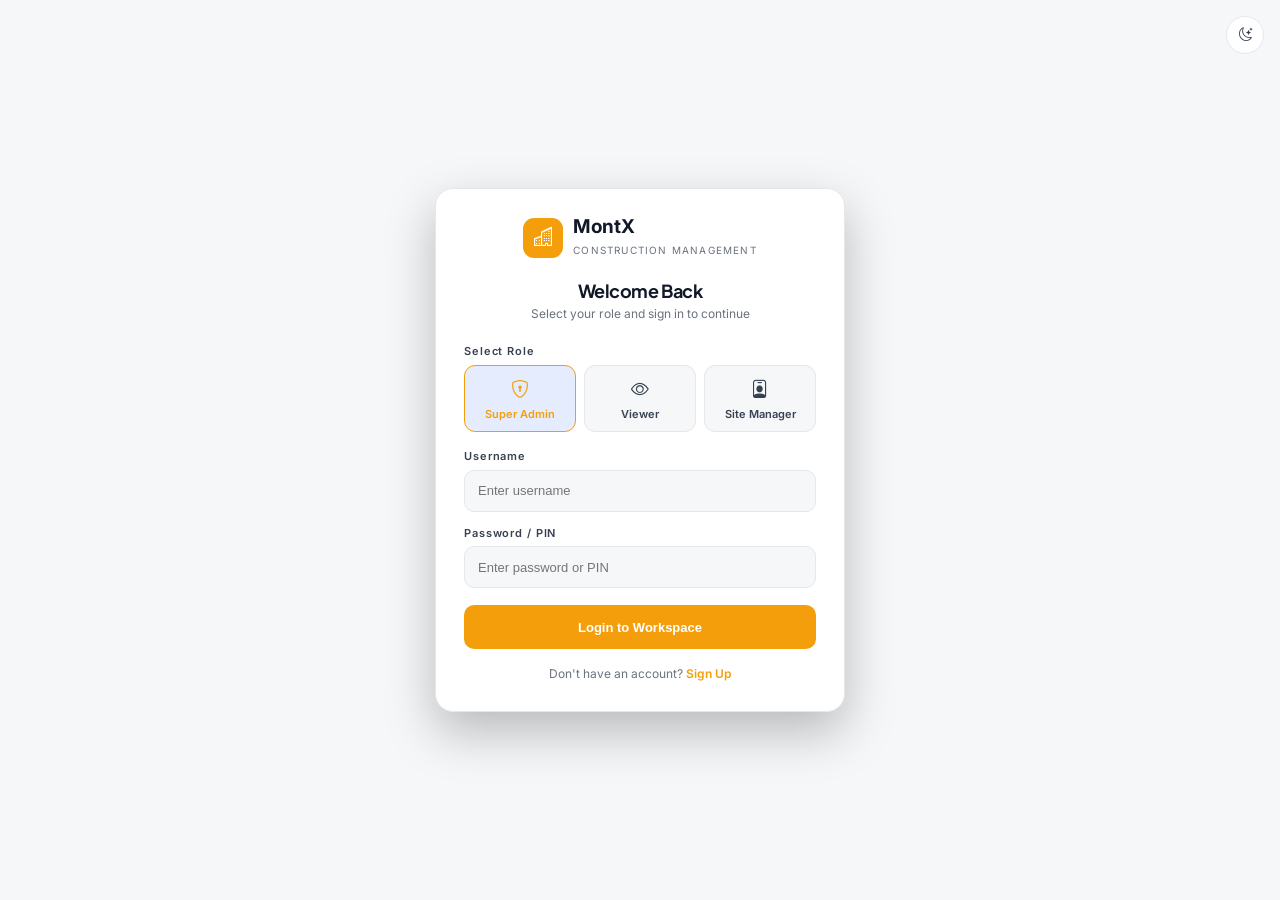
<file: attendance.html>
<!doctype html>
<html lang="en" data-theme="light">
<head>
<meta charset="utf-8"><meta name="viewport" content="width=device-width, initial-scale=1">
<title>MontX | Labour Attendance</title>
<link rel="preconnect" href="https://fonts.googleapis.com"><link href="https://fonts.googleapis.com/css2?family=Inter:wght@300;400;500;600;700&display=swap" rel="stylesheet">
<link href="https://cdn.jsdelivr.net/npm/bootstrap@5.3.3/dist/css/bootstrap.min.css" rel="stylesheet">
<link href="https://cdn.jsdelivr.net/npm/bootstrap-icons@1.11.3/font/bootstrap-icons.min.css" rel="stylesheet">
<link href="assets/css/style.css" rel="stylesheet">
<style>
	.page-head{display:flex;justify-content:space-between;align-items:end;gap:16px;margin:32px 0 22px}.page-head h1{margin:8px 0 4px}.page-head p{font-size:12px;color:var(--text-muted);margin:0}
	.att-tools{display:flex;gap:9px;align-items:center;flex-wrap:wrap;margin:16px 0}.att-tools input,.att-tools select{border:1px solid var(--border);background:var(--bg-secondary);color:var(--text-primary);border-radius:11px;padding:9px 11px;font-size:12px}.att-tools input{min-width:145px}.att-table-wrap{overflow:auto}.att-table{width:100%;border-collapse:collapse;min-width:760px}.att-table th{font-size:9px;color:var(--text-muted);font-weight:600;text-transform:uppercase;letter-spacing:.05em;padding:12px;border-bottom:1px solid var(--border);white-space:nowrap;background:var(--bg-tertiary)}.att-table td{font-size:10px;padding:13px 12px;border-bottom:1px solid var(--border);vertical-align:middle}.att-table tr:last-child td{border-bottom:0}.att-table tbody tr:hover{background:var(--bg-tertiary)}.person-pill{display:inline-flex;padding:4px 7px;border-radius:7px;background:rgba(100,116,139,0.1);color:var(--primary);font-weight:700}.amount{font-weight:800;font-variant-numeric:tabular-nums}.muted{color:var(--text-muted)}.empty{padding:42px 15px;text-align:center;color:var(--text-muted)}.empty i{font-size:30px;display:block;margin-bottom:8px}.panel{padding:16px}.panel-title{font-size:12px;font-weight:800;margin-bottom:12px;color:var(--text-primary)}.summary-line{display:flex;justify-content:space-between;gap:10px;padding:7px 0;border-bottom:1px solid var(--border);font-size:10px}.summary-line:last-child{border:0}.summary-line b{font-variant-numeric:tabular-nums}.att-card{height:100%;padding:16px 18px;border:1px solid var(--border);border-radius:14px;background:var(--bg-tertiary)}.att-card-title{margin:0 0 14px;font-size:12px;font-weight:800;letter-spacing:.08em;color:var(--text-primary)}.att-hint{margin:12px 0 0;font-size:11px;color:var(--text-muted)}.att-breakdown{margin-top:6px;font-size:11px}.att-note{font-size:11px;padding:10px 14px}
	/* Attendance modal: wide, readable layout */
	.att-modal .modal-dialog{--bs-modal-width:1080px}
	.att-modal .modal-header,.att-modal .modal-footer{padding:16px 24px}
	.att-modal .modal-body{padding:22px 24px}
	.att-modal .form-label{font-size:11px;letter-spacing:.08em;margin-bottom:6px}
	.att-modal .form-control,.att-modal .form-select{font-size:13px!important;min-height:44px}
	.att-modal .form-text{font-size:11px;color:var(--text-muted);margin-top:6px}
	.att-modal .rate-preview{padding:14px 16px;font-size:12px}
	.att-modal .rate-preview strong{font-size:26px;margin:6px 0 4px;letter-spacing:-.5px}
	.att-modal .modal-footer .btn{padding:10px 20px;font-size:12px}
	@media(max-width:700px){.page-head{align-items:start;flex-direction:column}.att-tools>*{flex:1}.att-tools input,.att-tools select{min-width:0}}
</style>
</head>
<body>
<div class="glow glow-a"></div><div class="glow glow-b"></div>
<div class="layout">
<aside class="sidebar glass" id="sidebar">
  <a class="brand" href="index.html" aria-label="MontX home"><span class="brand-icon"><i class="bi bi-buildings" aria-hidden="true"></i></span><span><b>MontX</b><small>CONSTRUCTION MANAGEMENT</small></span></a>
  <div class="nav-label">WORKSPACE</div>
  <nav class="nav flex-column" aria-label="Workspace navigation">
    <a class="nav-link" href="index.html"><i class="bi bi-grid-1x2" aria-hidden="true"></i><span>Overview</span></a>
<a class="nav-link" href="sites.html"><i class="bi bi-building" aria-hidden="true"></i><span>Projects & Sites</span></a>
<a class="nav-link" href="vendors.html"><i class="bi bi-people" aria-hidden="true"></i><span>Vendors</span></a>
<a class="nav-link active" href="attendance.html" aria-current="page"><i class="bi bi-person-workspace" aria-hidden="true"></i><span>Labour & Attendance</span></a>
<a class="nav-link" href="salary.html"><i class="bi bi-wallet2" aria-hidden="true"></i><span>Salary & Payments</span></a>
<a class="nav-link" href="inventory.html"><i class="bi bi-box-seam" aria-hidden="true"></i><span>Inventory</span></a>
<a class="nav-link" href="expenses.html"><i class="bi bi-receipt" aria-hidden="true"></i><span>Expenses</span></a>
<a class="nav-link" href="reports.html"><i class="bi bi-graph-up-arrow" aria-hidden="true"></i><span>Project Cost Report</span></a>
  <a class="nav-link" href="performance.html"><i class="bi bi-speedometer2" aria-hidden="true"></i><span>Performance</span></a>
<a class="nav-link" href="data.html"><i class="bi bi-shield-check" aria-hidden="true"></i><span>Data & Backup</span></a>
  </nav>
  <div class="sidebar-bottom">
    
    <div class="user"><span>MX</span><div><b>MontX Admin</b><small>Master workspace</small></div><i class="bi bi-three-dots" aria-hidden="true"></i></div>
  </div>
</aside>
<main class="main">
<header class="topbar"><button class="icon-btn mobile-menu" id="menuToggle"><i class="bi bi-list"></i></button><div class="crumb">Workspace <i class="bi bi-chevron-right"></i> <b>Labour Attendance</b></div><div class="top-actions"><span class="live"><i></i> SYSTEM LIVE</span><button class="icon-btn"><i class="bi bi-bell"></i></button><button class="icon-btn" id="themeToggle"><i class="bi bi-moon-stars"></i></button><span class="mini-avatar">MX</span></div></header>
<div class="page-head"><div><div class="eyebrow">DAILY WORK LOG <span></span> VENDOR-WISE ENTRY</div><h1>Labour Attendance<span>.</span></h1><p>Record daily Karigar and Majur totals. Half-day entries are supported.</p></div><button class="btn btn-primary" id="addEntryBtn" data-bs-toggle="modal" data-bs-target="#attendanceModal"><i class="bi bi-plus-lg"></i> Add attendance</button></div>
<section class="metrics" style="margin-bottom:15px">
<article class="metric glass"><div class="metric-head">Attendance entries <i class="bi bi-journal-check"></i></div><strong id="entryTotal">0</strong><small>Matching records</small></article>
<article class="metric glass"><div class="metric-head">Karigar days <i class="bi bi-person-gear"></i></div><strong id="karigarTotal">0</strong><small>Full + half days</small></article>
<article class="metric glass"><div class="metric-head">Majur days <i class="bi bi-people"></i></div><strong id="majurTotal">0</strong><small>Full + half days</small></article>
<article class="metric glass"><div class="metric-head">Attendance amount <i class="bi bi-currency-rupee"></i></div><strong id="amountTotal">₹0</strong><small>Based on saved rate snapshots</small></article>
</section>
<div class="att-tools"><input type="date" id="filterDate" aria-label="Filter date"><select id="filterSite" class="form-select"><option value="all">All sites</option></select><select id="filterVendor" class="form-select"><option value="all">All vendors</option></select><button class="btn btn-outline-soft" id="clearFilters"><i class="bi bi-x-circle me-1"></i>Clear filters</button><span class="ms-auto muted" id="recordCount" style="font-size:9px">0 records</span></div>
<section class="glass panel">
<div class="d-flex justify-content-between align-items-center mb-2"><div class="panel-title mb-0">Attendance register</div><span class="muted" style="font-size:9px">Amounts in INR</span></div>
<div class="att-table-wrap"><table class="att-table"><thead><tr><th>Date</th><th>Site</th><th>Vendor</th><th>Karigar</th><th>Majur</th><th>Saved rates (K / M)</th><th>Amount</th><th>Actions</th></tr></thead><tbody id="attendanceRows"></tbody></table></div>
<div id="tablePagination" class="d-flex justify-content-between align-items-center mt-3 pt-2" style="border-top:1px solid var(--border);display:none!important">
  <span class="muted" id="visibleCountInfo" style="font-size:11px">Showing 0 of 0 entries</span>
  <div class="d-flex gap-2">
    <button type="button" class="btn btn-outline-soft btn-sm" id="loadMoreRowsBtn" style="font-size:11px">Show 10 more <i class="bi bi-chevron-down ms-1"></i></button>
    <button type="button" class="btn btn-outline-soft btn-sm" id="showAllRowsBtn" style="font-size:11px">Show all</button>
  </div>
</div>
</section>
<footer>© 2026 MontX Construction Management <span><i class="bi bi-shield-check"></i> Saved in this browser</span></footer>
</main></div>
<div class="modal fade att-modal" id="attendanceModal" tabindex="-1" aria-labelledby="modalTitle" aria-hidden="true">
<div class="modal-dialog modal-dialog-centered"><div class="modal-content"><form id="attendanceForm">
<div class="modal-header"><h5 class="modal-title" id="modalTitle">Add attendance entry</h5><button type="button" class="btn-close" data-bs-dismiss="modal" aria-label="Close"></button></div>
<div class="modal-body">
<input type="hidden" id="entryId">
<div class="row g-3">
<div class="col-12 col-md-4"><label class="form-label" for="entryDate">Date *</label><input class="form-control" type="date" id="entryDate" required></div>
<div class="col-12 col-md-4"><label class="form-label" for="entrySite">Site *</label><select class="form-select" id="entrySite" required></select></div>
<div class="col-12 col-md-4"><label class="form-label" for="entryVendor">Vendor *</label><select class="form-select" id="entryVendor" required></select><div class="form-text" id="vendorHint">Pick a site first. Only vendors assigned to it are listed.</div></div>
<div class="col-12 col-lg-6">
<section class="att-card" aria-labelledby="karigarTitle">
<h6 class="att-card-title" id="karigarTitle">KARIGAR ENTRY</h6>
<div class="row g-3">
<div class="col-12 col-sm-4"><label class="form-label" for="karigarCount">No. of Karigar</label><select class="form-select" id="karigarCount" required><option value="0" selected>0</option></select></div>
<div class="col-12 col-sm-4"><label class="form-label" for="karigarShift">Shift multiplier</label><select class="form-select" id="karigarShift"><option value="1">Full Day (1)</option><option value="0.5">Half Day (0.5)</option><option value="2">Double Shift (2)</option><option value="1.5">Overtime (1.5)</option></select></div>
<div class="col-12 col-sm-4"><label class="form-label" for="karigarHours">Extra hours</label><input class="form-control" id="karigarHours" type="number" min="0" step="0.25" value="0"></div>
</div>
<p class="att-hint">Hourly rate = daily rate ÷ 9.</p>
</section>
</div>
<div class="col-12 col-lg-6">
<section class="att-card" aria-labelledby="majurTitle">
<h6 class="att-card-title" id="majurTitle">MAJUR ENTRY</h6>
<div class="row g-3">
<div class="col-12 col-sm-4"><label class="form-label" for="majurCount">No. of Majur</label><select class="form-select" id="majurCount" required><option value="0" selected>0</option></select></div>
<div class="col-12 col-sm-4"><label class="form-label" for="majurShift">Shift multiplier</label><select class="form-select" id="majurShift"><option value="1">Full Day (1)</option><option value="0.5">Half Day (0.5)</option><option value="2">Double Shift (2)</option><option value="1.5">Overtime (1.5)</option></select></div>
<div class="col-12 col-sm-4"><label class="form-label" for="majurHours">Extra hours</label><input class="form-control" id="majurHours" type="number" min="0" step="0.25" value="0"></div>
</div>
<p class="att-hint">Hourly rate = daily rate ÷ 9.</p>
</section>
</div>
<div class="col-12"><div class="rate-preview"><div class="d-flex justify-content-between flex-wrap gap-2"><span>Live calculated attendance amount</span><span class="muted" id="rateInfo">Rates not selected</span></div><strong id="liveAmount">₹0.00</strong><span class="muted">Count × daily rate × shift multiplier + extra hours × (daily rate ÷ 9)</span><div class="muted att-breakdown" id="calcBreakdown"></div></div></div>
<div class="col-12"><label class="form-label" for="entryNotes">Notes (optional)</label><input class="form-control" id="entryNotes" maxlength="250" placeholder="Work details or attendance note"></div>
</div>
<div class="alert alert-warning att-note mt-3 mb-0">When saved, the current vendor rates are copied into this attendance record. Later rate changes will not alter this entry's amount.</div>
</div>
<div class="modal-footer"><button type="button" class="btn btn-outline-soft" data-bs-dismiss="modal">Cancel</button><button type="submit" class="btn btn-primary" id="saveEntryBtn">Save attendance</button></div>
</form></div></div></div>
<div class="toast-container position-fixed bottom-0 end-0 p-3"><div id="noticeToast" class="toast glass" role="status"><div class="toast-body" id="toastMessage" style="font-size:11px;color:var(--text)">Saved</div></div></div>
<script src="https://cdn.jsdelivr.net/npm/bootstrap@5.3.3/dist/js/bootstrap.bundle.min.js"></script><script src="assets/js/custom-select.js?v=2"></script><script src="assets/js/app.js"></script><script src="assets/js/attendance.js?v=3"></script>
</body></html>
</file>
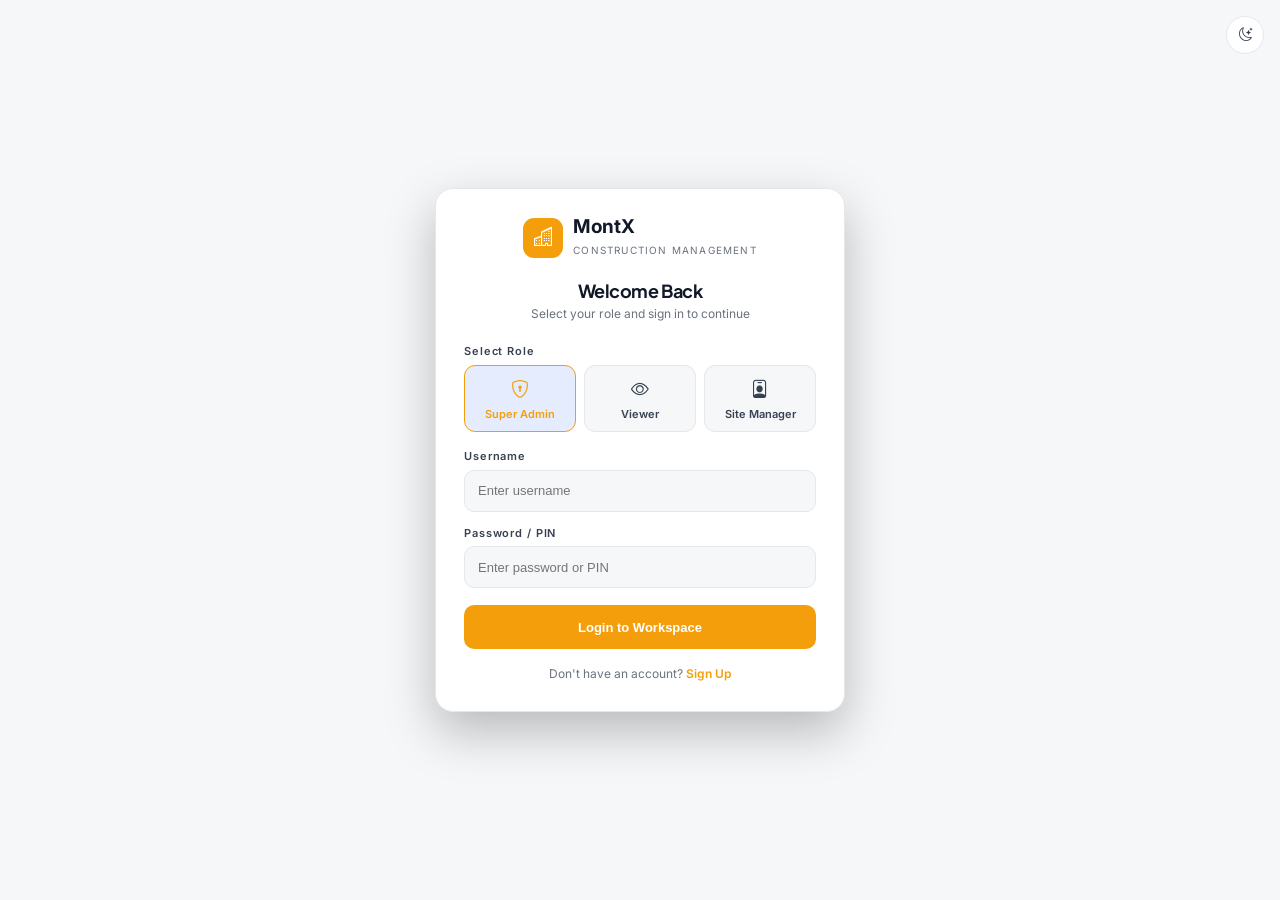
<file: data.html>
<!doctype html>
<html lang="en" data-theme="light"><head><meta charset="utf-8"><meta name="viewport" content="width=device-width, initial-scale=1"><title>MontX | Data & Backup</title>
<link rel="preconnect" href="https://fonts.googleapis.com"><link href="https://fonts.googleapis.com/css2?family=Inter:wght@300;400;500;600;700&display=swap" rel="stylesheet"><link href="https://cdn.jsdelivr.net/npm/bootstrap@5.3.3/dist/css/bootstrap.min.css" rel="stylesheet"><link href="https://cdn.jsdelivr.net/npm/bootstrap-icons@1.11.3/font/bootstrap-icons.min.css" rel="stylesheet"><link href="assets/css/style.css" rel="stylesheet">
<style>
.page-head{display:flex;justify-content:space-between;align-items:end;margin:30px 0 20px}.page-head p{color:var(--text-muted);font-size:12px;margin:0}
.data-grid{display:grid;grid-template-columns:repeat(2,minmax(0,1fr));gap:14px}
.panel{padding:20px;background:var(--bg-secondary);border:1px solid var(--border);border-radius:16px}
.panel h2{font-size:15px;font-weight:800;margin:0 0 5px;color:var(--text-primary)}
.panel > p{font-size:10px;color:var(--text-muted)}
.statline{display:flex;justify-content:space-between;align-items:center;padding:10px 0;border-bottom:1px solid var(--border);font-size:11px}
.statline:last-child{border:0}
.statline span{color:var(--text-muted)}
.backup-actions{display:flex;gap:9px;flex-wrap:wrap;margin-top:15px}
.preview-row{display:flex;justify-content:space-between;padding:6px 0;border-bottom:1px solid var(--border);font-size:10px}
.preview-meta{font-size:9px;color:var(--text-muted);margin:9px 0}
.file-input{font-size:10px;color:var(--text-muted);max-width:100%}
.activity-panel{margin-top:14px}
.activity-table-wrap{overflow:auto}
.activity-table{min-width:620px;border-collapse:collapse}
.activity-table th,.activity-table td{padding:10px 8px;border-bottom:1px solid var(--border);font-size:10px;vertical-align:middle}
.activity-table th{font-size:8px;color:var(--text-muted);letter-spacing:.8px;text-transform:uppercase;white-space:nowrap;background:var(--bg-tertiary)}
.activity-table td{color:var(--text-secondary)}
.warning-note{border:1px solid var(--warning);background:rgba(217,119,6,0.1);border-radius:11px;padding:11px;font-size:10px;color:var(--text-muted)}
.storage-track{height:8px;background:rgba(100,116,139,0.1);border-radius:20px;overflow:hidden;margin-top:8px}
.storage-track span{display:block;height:100%;background:linear-gradient(90deg,var(--primary),var(--accent));border-radius:20px}
@media(max-width:850px){.data-grid{grid-template-columns:1fr}}
@media(max-width:650px){.page-head{align-items:start;flex-direction:column;gap:12px}}
</style></head><body><div class="glow glow-a"></div><div class="glow glow-b"></div><div class="layout">
<aside class="sidebar glass" id="sidebar"><a class="brand" href="index.html"><span class="brand-icon"><i class="bi bi-buildings"></i></span><span><b>MontX</b><small>CONSTRUCTION MANAGEMENT</small></span></a><div class="nav-label">WORKSPACE</div><nav class="nav flex-column" aria-label="Workspace navigation">
<a class="nav-link" href="index.html"><i class="bi bi-grid-1x2"></i><span>Overview</span></a><a class="nav-link" href="sites.html"><i class="bi bi-building"></i><span>Projects & Sites</span></a><a class="nav-link" href="vendors.html"><i class="bi bi-people"></i><span>Vendors</span></a><a class="nav-link" href="attendance.html"><i class="bi bi-person-workspace"></i><span>Labour & Attendance</span></a><a class="nav-link" href="salary.html"><i class="bi bi-wallet2"></i><span>Salary & Payments</span></a><a class="nav-link" href="inventory.html"><i class="bi bi-box-seam"></i><span>Inventory</span></a><a class="nav-link" href="expenses.html"><i class="bi bi-receipt"></i><span>Expenses</span></a><a class="nav-link" href="reports.html"><i class="bi bi-graph-up-arrow"></i><span>Project Cost Report</span></a><a class="nav-link" href="performance.html"><i class="bi bi-speedometer2"></i><span>Performance</span></a><a class="nav-link active" href="data.html" aria-current="page"><i class="bi bi-shield-check"></i><span>Data & Backup</span></a></nav><div class="sidebar-bottom"><div class="user"><span>MX</span><div><b>MontX Admin</b><small>Master workspace</small></div><i class="bi bi-three-dots"></i></div></div></aside>
<main class="main"><header class="topbar"><button class="icon-btn mobile-menu" id="menuToggle"><i class="bi bi-list"></i></button><div class="crumb">Workspace <i class="bi bi-chevron-right"></i> <b>Data & Backup</b></div><div class="top-actions"><span class="live"><i></i> SYSTEM LIVE</span><button class="icon-btn" id="themeToggle"><i class="bi bi-moon-stars"></i></button><span class="mini-avatar">MX</span></div></header>
<div class="page-head"><div><div class="eyebrow">WORKSPACE SAFETY <span></span> DATA CONTROL</div><h1>Data & Backup<span>.</span></h1><p>Protect your MontX records with backups and a local activity trail.</p></div><button class="btn btn-primary" id="backupBtn"><i class="bi bi-download"></i> Download full backup</button></div>
<section class="metrics" style="margin-bottom:14px"><article class="metric glass"><div class="metric-head">Saved records <i class="bi bi-database"></i></div><strong id="recordCount">0</strong><small>Across all MontX modules</small></article><article class="metric glass"><div class="metric-head">Browser storage used <i class="bi bi-hdd"></i></div><strong id="storageUsed">0 B</strong><small>Approximate local data size</small><div class="storage-track"><span id="storageBar" style="width:0"></span></div></article><article class="metric glass"><div class="metric-head">Activity entries <i class="bi bi-clock-history"></i></div><strong id="activityCount">0</strong><small>Recent local changes</small></article><article class="metric glass"><div class="metric-head">Backup format <i class="bi bi-file-earmark-code"></i></div><strong style="font-size:22px">JSON</strong><small>Portable workspace backup</small></article></section>
<div class="data-grid"><section class="panel glass"><h2><i class="bi bi-cloud-arrow-down"></i> Create backup</h2><p>Download a copy of your sites, vendors, attendance, salary transactions, inventory, and income/expense records.</p><div class="statline"><span>Backup format</span><b>MontX JSON v1</b></div><div class="statline"><span>Includes browser theme</span><b>No, theme is kept locally</b></div><div class="backup-actions"><button class="btn btn-primary" id="backupBtnSecondary"><i class="bi bi-download"></i> Download backup</button></div></section>
<section class="panel glass"><h2><i class="bi bi-arrow-counterclockwise"></i> Restore backup</h2><p>Choose a MontX JSON backup. Review its contents before replacing current records.</p><input class="form-control file-input" type="file" id="backupFile" accept=".json,application/json"><div id="backupPreview" class="mt-2" style="font-size:10px;color:var(--text-muted)">No backup file selected.</div><div class="backup-actions"><button class="btn btn-primary" id="restoreBtn" disabled><i class="bi bi-arrow-repeat"></i> Restore selected backup</button></div></section></div>
<div class="warning-note mt-3"><i class="bi bi-exclamation-triangle"></i> <b>Important:</b> MontX currently stores data in this browser only. Download backups regularly and keep a copy somewhere safe. Restoring replaces current records. This prototype has one local workspace and does not provide cloud sync or verified multi-user identity.</div>
<section class="panel glass activity-panel"><div class="section-head"><div><div class="eyebrow">LOCAL AUDIT TRAIL</div><h2>Recent activity</h2></div><div class="d-flex gap-2"><button class="btn btn-outline-soft" id="refreshActivity"><i class="bi bi-arrow-clockwise"></i> Refresh</button><button class="btn btn-outline-soft" id="clearActivity"><i class="bi bi-trash3"></i> Clear history</button></div></div><p>Records are stored locally in this browser. The trail starts when this version is installed and cannot reconstruct older changes.</p><div class="activity-table-wrap"><table class="table activity-table"><thead><tr><th>DATE & TIME</th><th>ACTION</th><th>MODULE</th><th>DETAIL</th></tr></thead><tbody id="activityBody"></tbody></table></div></section>
<footer>© 2026 MontX Construction Management <span><i class="bi bi-shield-check"></i> Saved in this browser</span></footer></main></div>
<script src="assets/js/custom-select.js?v=2"></script><script src="assets/js/app.js"></script><script src="assets/js/data-center.js"></script><script>document.getElementById('backupBtnSecondary').addEventListener('click',()=>document.getElementById('backupBtn').click());</script></body></html>
</file>
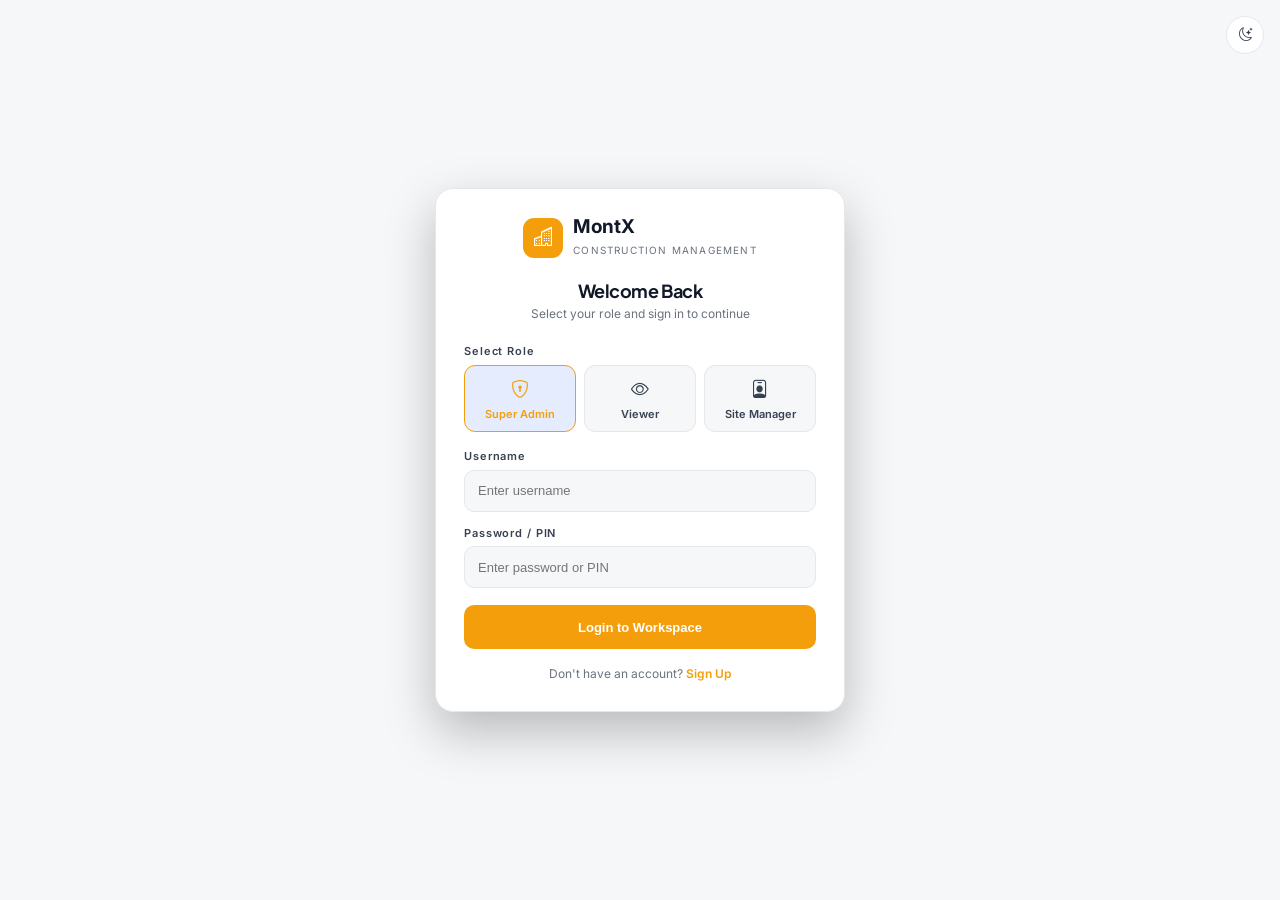
<file: expenses.html>
<!doctype html>
<html lang="en" data-theme="light">
<head>
<meta charset="utf-8"><meta name="viewport" content="width=device-width,initial-scale=1">
<title>MontX | Income & Expenses</title>
<link rel="preconnect" href="https://fonts.googleapis.com"><link href="https://fonts.googleapis.com/css2?family=Inter:wght@300;400;500;600;700&display=swap" rel="stylesheet">
<link href="https://cdn.jsdelivr.net/npm/bootstrap@5.3.3/dist/css/bootstrap.min.css" rel="stylesheet">
<link href="https://cdn.jsdelivr.net/npm/bootstrap-icons@1.11.3/font/bootstrap-icons.min.css" rel="stylesheet">
<link href="assets/css/style.css" rel="stylesheet">
<style>
	.page-head{display:flex;justify-content:space-between;align-items:end;gap:16px;margin:32px 0 22px}.page-head h1{margin:8px 0 4px}.page-head p{font-size:12px;color:var(--text-muted);margin:0}
	.expense-tools{display:grid;grid-template-columns:1.5fr repeat(4,minmax(130px,1fr)) auto;gap:9px;align-items:center;margin:18px 0}
	.expense-tools .form-control,.expense-tools .form-select{background:var(--bg-secondary);color:var(--text-primary);border:1px solid var(--border);font-size:12px;border-radius:11px;min-height:42px}
	.expense-tools .form-control:focus,.expense-tools .form-select:focus{background:var(--bg-secondary);color:var(--text-primary);border-color:var(--accent);box-shadow:0 0 0 3px var(--accent-light)}
	.expense-tools .form-select option{color:var(--text-primary)}
	.expense-panel{padding:19px;margin-bottom:15px;background:var(--bg-secondary);border:1px solid var(--border);border-radius:16px}
	.table-wrap{width:100%;overflow:auto}
	.data-table{width:100%;min-width:1050px;border-collapse:collapse}
	.data-table th,.data-table td{padding:12px 10px;border-bottom:1px solid var(--border);font-size:10px;vertical-align:middle}
	.data-table th{color:var(--text-muted);font-size:8px;letter-spacing:.9px;text-transform:uppercase;white-space:nowrap;background:var(--bg-tertiary)}
	.data-table td{color:var(--text-secondary)}
	.data-table td small{display:block;color:var(--text-muted);font-size:9px;margin-top:3px}
	.action-btn{border:1px solid var(--border);background:var(--bg-tertiary);color:var(--text-secondary);border-radius:8px;padding:5px 8px;font-size:10px}
	.action-btn.danger{color:var(--danger)}
	.empty-state{text-align:center;padding:32px!important;color:var(--text-muted)!important}.empty-state i{font-size:26px;display:block;margin-bottom:8px}
	.hint{font-size:9px;color:var(--text-muted)}
	.expense-category{display:inline-flex;padding:5px 8px;border:1px solid var(--border);border-radius:20px;background:var(--bg-tertiary);font-size:9px;color:var(--text-muted)}
	.entry-type{display:inline-flex;padding:5px 8px;border-radius:20px;font-size:9px;font-weight:800}
	.entry-type.income{color:var(--success);background:rgba(5,150,105,0.1)}
	.entry-type.expense{color:var(--danger);background:rgba(220,38,38,0.1)}
	.income-amount{color:var(--success)!important}
	.expense-amount{color:var(--danger)!important}
	.negative-balance{color:var(--danger)!important}
	@media(max-width:1150px){.expense-tools{grid-template-columns:repeat(3,minmax(0,1fr))}}
	@media(max-width:760px){.page-head{align-items:flex-start;flex-direction:column}.expense-tools{grid-template-columns:repeat(2,minmax(0,1fr))}.expense-tools .wide{grid-column:1/-1}.metrics{grid-template-columns:repeat(2,minmax(0,1fr))}.expense-panel{padding:13px}}
</style>
</head>
<body><div class="glow glow-a"></div><div class="glow glow-b"></div><div class="layout">
<aside class="sidebar glass" id="sidebar">
<a class="brand" href="index.html" aria-label="MontX home"><span class="brand-icon"><i class="bi bi-buildings" aria-hidden="true"></i></span><span><b>MontX</b><small>CONSTRUCTION MANAGEMENT</small></span></a>
<div class="nav-label">WORKSPACE</div><nav class="nav flex-column" aria-label="Workspace navigation">
<a class="nav-link" href="index.html"><i class="bi bi-grid-1x2" aria-hidden="true"></i><span>Overview</span></a>
<a class="nav-link" href="sites.html"><i class="bi bi-building" aria-hidden="true"></i><span>Projects & Sites</span></a>
<a class="nav-link" href="vendors.html"><i class="bi bi-people" aria-hidden="true"></i><span>Vendors</span></a>
<a class="nav-link" href="attendance.html"><i class="bi bi-person-workspace" aria-hidden="true"></i><span>Labour & Attendance</span></a>
<a class="nav-link" href="salary.html"><i class="bi bi-wallet2" aria-hidden="true"></i><span>Salary & Payments</span></a>
<a class="nav-link" href="inventory.html"><i class="bi bi-box-seam" aria-hidden="true"></i><span>Inventory</span></a>
<a class="nav-link active" href="expenses.html" aria-current="page"><i class="bi bi-receipt" aria-hidden="true"></i><span>Expenses</span></a>
<a class="nav-link" href="reports.html"><i class="bi bi-graph-up-arrow" aria-hidden="true"></i><span>Project Cost Report</span></a>
<a class="nav-link" href="performance.html"><i class="bi bi-speedometer2" aria-hidden="true"></i><span>Performance</span></a>
<a class="nav-link" href="data.html"><i class="bi bi-shield-check" aria-hidden="true"></i><span>Data & Backup</span></a>
  </nav><div class="sidebar-bottom"><div class="user"><span>MX</span><div><b>MontX Admin</b><small>Master workspace</small></div><i class="bi bi-three-dots" aria-hidden="true"></i></div></div>
</aside>
<main class="main"><header class="topbar"><button class="icon-btn mobile-menu" id="menuToggle" aria-label="Open navigation"><i class="bi bi-list"></i></button><div class="crumb">Workspace <i class="bi bi-chevron-right"></i> <b>Income & Expenses</b></div><div class="top-actions"><span class="live"><i></i> SYSTEM LIVE</span><button class="icon-btn" id="themeToggle" aria-label="Toggle theme"><i class="bi bi-moon-stars"></i></button><span class="mini-avatar">MX</span></div></header>
<div class="page-head"><div><div class="eyebrow">SITE CASH FLOW <span></span> INCOME & EXPENSE REGISTER</div><h1>Income & Expenses<span>.</span></h1><p>Track money received and money spent by project, site and date.</p></div><button class="btn btn-primary" id="addEntry" data-bs-toggle="modal" data-bs-target="#entryModal"><i class="bi bi-plus-lg"></i> Add entry</button></div>
<section class="metrics">
<article class="metric glass"><div class="metric-head">Total income</div><strong id="totalIncome">₹0.00</strong><small>Money received in this view</small></article>
<article class="metric glass"><div class="metric-head">Total expenses</div><strong id="totalExpense">₹0.00</strong><small>Money spent in this view</small></article>
<article class="metric glass"><div class="metric-head">Net balance</div><strong id="netBalance">₹0.00</strong><small>Income minus expenses</small></article>
<article class="metric glass"><div class="metric-head">Total entries</div><strong id="entryCount">0</strong><small id="resultSummary">Income and expense records</small></article>
</section>
<div class="expense-tools"><input class="form-control wide" id="searchEntry" type="search" placeholder="Search description, client, payee or reference..." aria-label="Search entries"><input class="form-control" id="dateFrom" type="date" aria-label="Date from"><input class="form-control" id="dateTo" type="date" aria-label="Date to"><select class="form-select" id="siteFilter" aria-label="Filter by site"><option value="all">All sites</option><option value="__general">General / Office</option></select><select class="form-select" id="categoryFilter" aria-label="Filter by category"><option value="all">All categories</option></select><button class="btn btn-outline-soft" id="clearFilters" type="button"><i class="bi bi-x-circle"></i> Clear</button></div>
<section class="glass expense-panel"><div class="d-flex justify-content-between align-items-center gap-2 flex-wrap mb-3"><div><h2 class="section-title mb-1" style="font-size:14px;font-weight:800">Income & expense history</h2><p class="hint mb-0" id="resultSummaryLabel">Totals update with the selected filters.</p></div><button class="btn btn-primary btn-sm" id="exportEntryPdf" type="button"><i class="bi bi-file-earmark-pdf me-1"></i> Print / Save PDF</button></div><div class="table-wrap"><table class="data-table"><thead><tr><th>Date</th><th>Type</th><th>Site</th><th>Category</th><th>Description</th><th>Received from / Payee</th><th>Mode</th><th>Amount</th><th>Actions</th></tr></thead><tbody id="entryRows"></tbody></table></div></section>
<footer>© 2026 MontX Construction Management <span><i class="bi bi-shield-check"></i> Saved in this browser</span></footer></main></div>
<div class="modal fade" id="entryModal" tabindex="-1" aria-hidden="true"><div class="modal-dialog modal-dialog-centered modal-lg"><div class="modal-content"><form id="entryForm"><div class="modal-header"><h5 class="modal-title" id="entryModalTitle">Add expense</h5><button type="button" class="btn-close" data-bs-dismiss="modal" aria-label="Close"></button></div><div class="modal-body"><input type="hidden" id="entryId"><div class="row g-3">
<div class="col-md-4"><label class="form-label" for="entryType">Entry type *</label><select class="form-select" id="entryType" required><option value="expense">Expense</option><option value="income">Income</option></select></div>
<div class="col-md-4"><label class="form-label" for="entryDate">Date *</label><input class="form-control" id="entryDate" type="date" required></div>
<div class="col-md-4"><label class="form-label" for="entrySite">Site / Project</label><select class="form-select" id="entrySite"><option value="">General / Office</option></select></div>
<div class="col-md-4"><label class="form-label" for="entryCategory">Category *</label><select class="form-select" id="entryCategory" required></select></div>
<div class="col-md-8"><label class="form-label" for="entryDescription">Description *</label><input class="form-control" id="entryDescription" maxlength="140" required placeholder="Describe the income or expense"></div>
<div class="col-md-4"><label class="form-label" for="entryAmount">Amount (₹) *</label><input class="form-control" id="entryAmount" type="number" min="0.01" step="0.01" required placeholder="0.00"></div>
<div class="col-md-6"><label class="form-label" id="entryPayeeLabel" for="entryPayee">Payee / Supplier</label><input class="form-control" id="entryPayee" maxlength="100" placeholder="Supplier or client"></div>
<div class="col-md-6"><label class="form-label" id="entryModeLabel" for="entryMode">Payment mode</label><select class="form-select" id="entryMode"><option>Cash</option><option>UPI / GPay</option><option>Bank Transfer</option><option>Cheque</option><option>Credit / Due</option><option>Other</option></select></div>
<div class="col-md-6"><label class="form-label" for="entryReference">Bill / Receipt reference (optional)</label><input class="form-control" id="entryReference" maxlength="80" placeholder="Invoice, receipt or voucher number"></div>
<div class="col-md-6"><label class="form-label" for="entryNotes">Notes (optional)</label><input class="form-control" id="entryNotes" maxlength="180" placeholder="Additional details"></div>
</div><p class="hint mt-3 mb-0" id="entryHint">Record project spending. Labour attendance earnings are calculated separately.</p></div><div class="modal-footer"><button type="button" class="btn btn-outline-soft" data-bs-dismiss="modal">Cancel</button><button class="btn btn-primary" id="saveEntry">Save expense</button></div></form></div></div></div>
<div class="toast-container position-fixed bottom-0 end-0 p-3"><div id="noticeToast" class="toast glass" role="status"><div class="toast-body" id="toastMessage" style="font-size:11px;color:var(--text)">Saved</div></div></div>
<script src="https://cdn.jsdelivr.net/npm/bootstrap@5.3.3/dist/js/bootstrap.bundle.min.js"></script><script src="assets/js/pdf-export.js"></script><script src="assets/js/custom-select.js?v=2"></script><script src="assets/js/app.js"></script><script src="assets/js/expenses.js"></script>
</body></html>
</file>
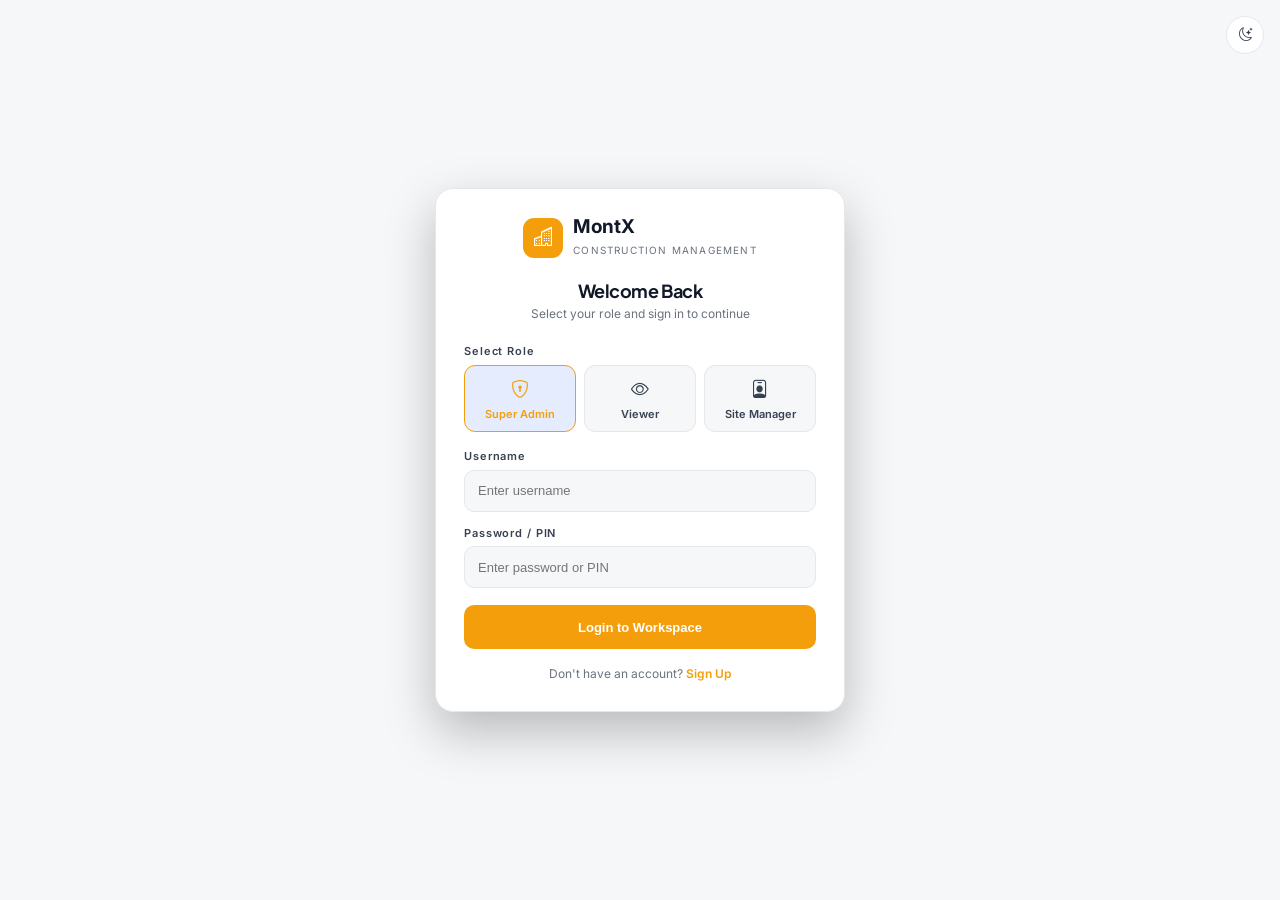
<file: inventory.html>
<!doctype html>
<html lang="en" data-theme="light">
<head>
  <meta charset="utf-8"><meta name="viewport" content="width=device-width,initial-scale=1">
  <title>MontX | Inventory</title>
  <link rel="preconnect" href="https://fonts.googleapis.com"><link href="https://fonts.googleapis.com/css2?family=Inter:wght@300;400;500;600;700&display=swap" rel="stylesheet">
  <link href="https://cdn.jsdelivr.net/npm/bootstrap@5.3.3/dist/css/bootstrap.min.css" rel="stylesheet">
  <link href="https://cdn.jsdelivr.net/npm/bootstrap-icons@1.11.3/font/bootstrap-icons.min.css" rel="stylesheet">
  <link href="assets/css/style.css" rel="stylesheet">
  <style>
    .page-head{display:flex;justify-content:space-between;align-items:end;gap:16px;margin:32px 0 22px}.page-head h1{margin:8px 0 4px}.page-head p{font-size:12px;color:var(--text-muted);margin:0}
    .inventory-panel{padding:20px;margin-bottom:16px;background:var(--bg-secondary);border:1px solid var(--border);border-radius:16px}
    .inventory-toolbar{display:grid;grid-template-columns:minmax(190px,1.4fr) minmax(160px,1fr) repeat(2,minmax(145px,.8fr)) auto;gap:10px;margin:18px 0}
    .inventory-toolbar .form-control,.inventory-toolbar .form-select{min-height:42px}
    .table-wrap{width:100%;overflow:auto}
    .inventory-table{width:100%;min-width:850px;border-collapse:collapse}
    .inventory-table th,.inventory-table td{padding:12px 10px;border-bottom:1px solid var(--border);font-size:11px;vertical-align:middle}
    .inventory-table th{color:var(--text-muted);font-size:9px;letter-spacing:.8px;text-transform:uppercase;white-space:nowrap;background:var(--bg-tertiary)}
    .inventory-table td{color:var(--text-secondary)}
    .form-control,.form-select{background:var(--bg-secondary);color:var(--text-primary);border:1px solid var(--border);font-size:12px;border-radius:11px}
    .form-control:focus,.form-select:focus{background:var(--bg-secondary);color:var(--text-primary);border-color:var(--accent);box-shadow:0 0 0 3px var(--accent-light)}
    .form-select option{color:var(--text-primary)}
    .location-list{display:flex;flex-wrap:wrap;gap:6px;min-width:230px}
    .location-chip{display:inline-flex;align-items:center;gap:6px;padding:5px 7px 5px 9px;border:1px solid var(--border);background:var(--bg-tertiary);border-radius:9px;font-size:10px;white-space:nowrap}
    .location-chip button{border:0;background:transparent;color:var(--accent);padding:0 2px;font-size:12px}
    .qty-edit{border:0;background:transparent;color:var(--accent);padding:2px 5px;border-radius:6px}
    .qty-edit:hover{background:var(--accent-light);color:var(--accent-dark)}
    .muted-note{color:var(--text-muted);font-size:10px}
    .empty-state{text-align:center;padding:26px!important;color:var(--text-muted)!important}
    .section-title{font-size:14px;font-weight:800;margin:0;color:var(--text-primary)}
    .section-subtitle{font-size:10px;color:var(--text-muted);margin:4px 0 0}
    .panel-heading{display:flex;align-items:flex-start;justify-content:space-between;gap:12px;margin-bottom:14px}
    .metric .metric-head{min-height:28px}
    @media(max-width:1050px){.inventory-toolbar{grid-template-columns:repeat(2,minmax(0,1fr))}.inventory-toolbar .search-field{grid-column:1/-1}}
    @media(max-width:600px){.inventory-panel{padding:14px}.inventory-toolbar{grid-template-columns:1fr 1fr;gap:8px}.inventory-toolbar .search-field{grid-column:1/-1}.page-head{align-items:flex-start;gap:12px;flex-wrap:wrap}.page-head .btn{font-size:10px}.metrics{grid-template-columns:repeat(2,minmax(0,1fr))}.inventory-table th,.inventory-table td{padding:10px 8px}}
  </style>
</head>
<body>
<div class="glow glow-a"></div><div class="glow glow-b"></div>
<div class="layout">
  <aside class="sidebar glass" id="sidebar">
  <a class="brand" href="index.html" aria-label="MontX home"><span class="brand-icon"><i class="bi bi-buildings" aria-hidden="true"></i></span><span><b>MontX</b><small>CONSTRUCTION MANAGEMENT</small></span></a>
  <div class="nav-label">WORKSPACE</div>
  <nav class="nav flex-column" aria-label="Workspace navigation">
    <a class="nav-link" href="index.html"><i class="bi bi-grid-1x2" aria-hidden="true"></i><span>Overview</span></a>
<a class="nav-link" href="sites.html"><i class="bi bi-building" aria-hidden="true"></i><span>Projects & Sites</span></a>
<a class="nav-link" href="vendors.html"><i class="bi bi-people" aria-hidden="true"></i><span>Vendors</span></a>
<a class="nav-link" href="attendance.html"><i class="bi bi-person-workspace" aria-hidden="true"></i><span>Labour & Attendance</span></a>
<a class="nav-link" href="salary.html"><i class="bi bi-wallet2" aria-hidden="true"></i><span>Salary & Payments</span></a>
<a class="nav-link active" href="inventory.html" aria-current="page"><i class="bi bi-box-seam" aria-hidden="true"></i><span>Inventory</span></a>
<a class="nav-link" href="expenses.html"><i class="bi bi-receipt" aria-hidden="true"></i><span>Expenses</span></a>
<a class="nav-link" href="reports.html"><i class="bi bi-graph-up-arrow" aria-hidden="true"></i><span>Project Cost Report</span></a>
  <a class="nav-link" href="performance.html"><i class="bi bi-speedometer2" aria-hidden="true"></i><span>Performance</span></a>
<a class="nav-link" href="data.html"><i class="bi bi-shield-check" aria-hidden="true"></i><span>Data & Backup</span></a>
  </nav>
  <div class="sidebar-bottom">
    
    <div class="user"><span>MX</span><div><b>MontX Admin</b><small>Master workspace</small></div><i class="bi bi-three-dots" aria-hidden="true"></i></div>
  </div>
</aside>
  <main class="main">
    <header class="topbar"><button class="icon-btn mobile-menu" id="menuToggle" aria-label="Open menu"><i class="bi bi-list"></i></button><div class="crumb">Workspace <i class="bi bi-chevron-right"></i> <b>Inventory</b></div><div class="top-actions"><span class="live"><i></i> SYSTEM LIVE</span><button class="icon-btn" id="themeToggle" aria-label="Toggle theme"><i class="bi bi-moon-stars"></i></button></div></header>
    <div class="page-head"><div><div class="eyebrow">MATERIAL CONTROL</div><h1>Inventory<span>.</span></h1><p>Manage godown and site stock, record movements, and correct location quantities.</p></div><button class="btn btn-primary" data-bs-toggle="modal" data-bs-target="#itemModal" id="addItem"><i class="bi bi-plus-lg"></i> Add material</button></div>
    <section class="metrics">
      <article class="metric glass"><div class="metric-head">Materials</div><strong id="itemCount">0</strong><small>In material catalogue</small></article>
      <article class="metric glass"><div class="metric-head">Total stock quantity</div><strong id="stockCount">0</strong><small>Across all locations</small></article>
      <article class="metric glass"><div class="metric-head">Main godown stock</div><strong id="godownCount">0</strong><small>Combined units</small></article>
      <article class="metric glass"><div class="metric-head">Low stock items</div><strong id="lowCount">0</strong><small>At or below threshold</small></article>
    </section>
    <div class="inventory-toolbar">
      <input class="form-control search-field" type="search" id="search" placeholder="Search material name..." aria-label="Search material">
      <select class="form-select" id="siteFilter" aria-label="Filter location"><option value="all">All locations</option><option value="godown">Main Godown</option></select>
      <input class="form-control" type="date" id="dateFrom" aria-label="Movement date from" title="Movement date from">
      <input class="form-control" type="date" id="dateTo" aria-label="Movement date to" title="Movement date to">
      <button class="btn btn-outline-soft" id="clearFilters" type="button"><i class="bi bi-x-circle"></i> Clear</button>
    </div>
    <section class="glass inventory-panel">
      <div class="panel-heading"><div><h2 class="section-title">Material stock by location</h2><p class="section-subtitle">Click the pencil beside any quantity to edit that material's stock at the selected location.</p></div><button class="btn btn-primary" data-bs-toggle="modal" data-bs-target="#moveModal"><i class="bi bi-arrow-left-right"></i> Stock movement</button></div>
      <div class="table-wrap"><table class="inventory-table"><thead><tr><th>Material</th><th>Unit</th><th>Main godown</th><th>Site stock details</th><th>Total</th><th>Stock status</th><th>Action</th></tr></thead><tbody id="stockRows"></tbody></table></div>
    </section>
    <section class="glass inventory-panel">
      <div class="panel-heading"><div><h2 class="section-title">Stock movement history</h2><p class="section-subtitle" id="movementSummary">Showing the latest stock movements.</p></div><span class="muted-note">Date filters above apply here</span></div>
      <div class="table-wrap"><table class="inventory-table"><thead><tr><th>Date</th><th>Material</th><th>Movement</th><th>From</th><th>To</th><th>Quantity</th><th>Notes</th></tr></thead><tbody id="movementRows"></tbody></table></div>
    </section>
    <footer>© 2026 MontX Construction Management <span>Browser-local inventory prototype</span></footer>
  </main>
</div>

<div class="modal fade" id="itemModal" tabindex="-1" aria-hidden="true"><div class="modal-dialog modal-dialog-centered"><div class="modal-content"><form id="itemForm"><div class="modal-header"><h5 class="modal-title" id="itemModalTitle">Add material</h5><button type="button" class="btn-close" data-bs-dismiss="modal" aria-label="Close"></button></div><div class="modal-body row g-3"><div class="col-12"><label class="form-label" for="itemName">Material name *</label><input class="form-control" id="itemName" required maxlength="80" placeholder="e.g. Teka, Chavi, Lazer"></div><div class="col-6"><label class="form-label" for="itemUnit">Unit *</label><select class="form-select" id="itemUnit"><option>Nos</option><option>Set</option><option>Pair</option><option>Bag</option><option>Kg</option><option>Ton</option><option>Meter</option><option>Sq.ft</option><option>Other</option></select></div><div class="col-6"><label class="form-label" for="itemMin">Low stock threshold</label><input class="form-control" type="number" id="itemMin" min="0" step=".01" value="0"></div></div><div class="modal-footer"><button type="button" class="btn btn-outline-soft" data-bs-dismiss="modal">Cancel</button><button class="btn btn-primary">Save material</button></div></form></div></div></div>

<div class="modal fade" id="moveModal" tabindex="-1" aria-hidden="true"><div class="modal-dialog modal-dialog-centered"><div class="modal-content"><form id="moveForm"><div class="modal-header"><h5 class="modal-title">Stock movement</h5><button type="button" class="btn-close" data-bs-dismiss="modal" aria-label="Close"></button></div><div class="modal-body row g-3"><div class="col-6"><label class="form-label" for="moveDate">Date *</label><input type="date" class="form-control" id="moveDate" required></div><div class="col-6"><label class="form-label" for="moveType">Movement *</label><select class="form-select" id="moveType"><option value="receipt">Purchase / Receive</option><option value="issue">Issue / Consume</option><option value="transfer">Site-to-site transfer</option></select></div><div class="col-12"><label class="form-label" for="moveItem">Material *</label><select class="form-select" id="moveItem" required></select></div><div class="col-6"><label class="form-label" for="moveFrom">From location</label><select class="form-select" id="moveFrom"></select></div><div class="col-6"><label class="form-label" for="moveTo">To location</label><select class="form-select" id="moveTo"></select></div><div class="col-6"><label class="form-label" for="moveQty">Quantity *</label><input type="number" min=".01" step=".01" class="form-control" id="moveQty" required></div><div class="col-6"><label class="form-label" for="moveNotes">Reference / notes</label><input class="form-control" id="moveNotes" maxlength="180"></div><div class="col-12 muted-note">Receipts add stock to the destination. Issues subtract from the source. Transfers deduct from one location and add the same quantity to another. Stock cannot go negative.</div></div><div class="modal-footer"><button type="button" class="btn btn-outline-soft" data-bs-dismiss="modal">Cancel</button><button class="btn btn-primary">Save movement</button></div></form></div></div></div>

<div class="modal fade" id="adjustModal" tabindex="-1" aria-hidden="true"><div class="modal-dialog modal-dialog-centered"><div class="modal-content"><form id="adjustForm"><div class="modal-header"><h5 class="modal-title">Edit material stock</h5><button type="button" class="btn-close" data-bs-dismiss="modal" aria-label="Close"></button></div><div class="modal-body row g-3"><input type="hidden" id="adjustItemId"><input type="hidden" id="adjustLocationId"><div class="col-12"><div class="muted-note">Material</div><strong id="adjustMaterialName">-</strong><div class="muted-note mt-2">Location</div><strong id="adjustLocationName">-</strong></div><div class="col-6"><label class="form-label" for="adjustCurrent">Current quantity</label><input class="form-control" id="adjustCurrent" readonly></div><div class="col-6"><label class="form-label" for="adjustNew">Correct quantity *</label><input class="form-control" type="number" id="adjustNew" min="0" step=".01" required></div><div class="col-6"><label class="form-label" for="adjustDate">Adjustment date *</label><input class="form-control" type="date" id="adjustDate" required></div><div class="col-6"><label class="form-label" for="adjustReason">Reason / notes *</label><input class="form-control" id="adjustReason" maxlength="180" required placeholder="Physical stock correction"></div><div class="col-12 muted-note">This saves a stock adjustment in the movement history. It does not erase previous entries.</div></div><div class="modal-footer"><button type="button" class="btn btn-outline-soft" data-bs-dismiss="modal">Cancel</button><button class="btn btn-primary">Save adjustment</button></div></form></div></div></div>
<script src="https://cdn.jsdelivr.net/npm/bootstrap@5.3.3/dist/js/bootstrap.bundle.min.js"></script><script src="assets/js/custom-select.js?v=2"></script><script src="assets/js/app.js"></script><script src="assets/js/inventory.js"></script>
</body></html>
</file>
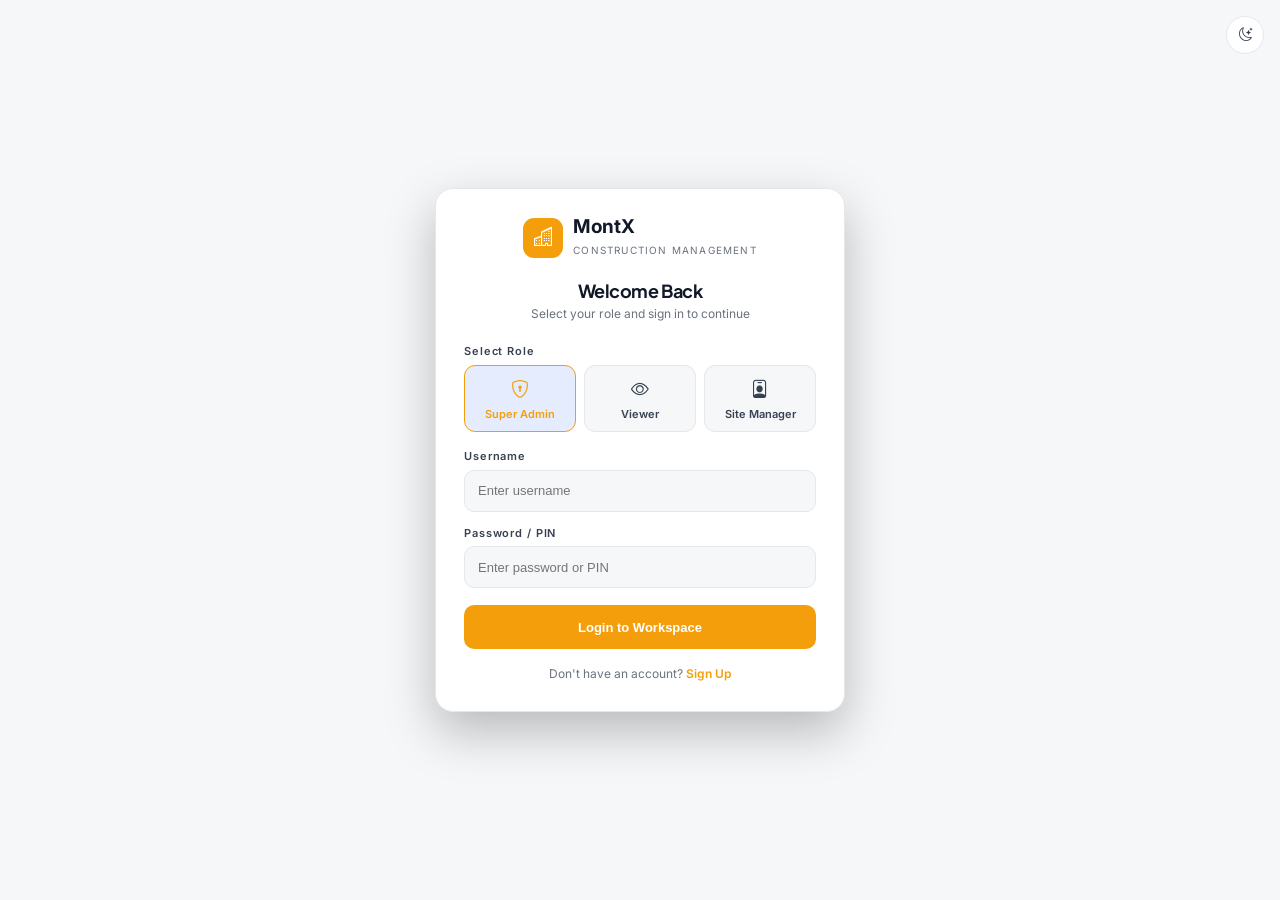
<file: login.html>
<!doctype html>
<html lang="en" data-theme="light">
<head>
  <meta charset="utf-8">
  <meta name="viewport" content="width=device-width,initial-scale=1">
  <title>MontX | Login</title>
  <link rel="preconnect" href="https://fonts.googleapis.com">
  <link href="https://fonts.googleapis.com/css2?family=Inter:wght@400;500;600;700;800&display=swap" rel="stylesheet">
  <link href="https://cdn.jsdelivr.net/npm/bootstrap-icons@1.11.3/font/bootstrap-icons.min.css" rel="stylesheet">
  <link href="assets/css/style.css" rel="stylesheet">
  <style>
    body{margin:0;min-height:100vh;display:flex;align-items:center;justify-content:center;padding:20px;background:var(--bg-primary,#0f172a);color:var(--text-primary,#f8fafc);font-family:'Inter',sans-serif}
    .auth-card{width:100%;max-width:410px;background:var(--bg-secondary,#1e293b);border:1px solid var(--border,#334155);border-radius:18px;padding:28px;box-shadow:0 20px 50px rgba(0,0,0,.25);position:relative;z-index:2}
    .auth-brand{display:flex;align-items:center;justify-content:center;gap:10px;margin-bottom:22px}
    .auth-brand-icon{width:40px;height:40px;border-radius:11px;background:var(--accent,#2563EB);color:#fff;display:flex;align-items:center;justify-content:center;font-size:19px}
    .auth-brand b{font-size:19px;display:block;line-height:1.1}
    .auth-brand small{font-size:10px;letter-spacing:1.2px;color:var(--text-muted,#94a3b8)}
    .auth-title{text-align:center;margin:0 0 6px;font-size:18px;font-weight:700}
    .auth-sub{text-align:center;margin:0 0 20px;font-size:12px;color:var(--text-muted,#94a3b8)}
    .role-grid{display:grid;grid-template-columns:repeat(3,1fr);gap:8px;margin-bottom:16px}
    .role-option{border:1px solid var(--border,#334155);background:var(--bg-primary,#0f172a);border-radius:11px;padding:10px 6px;text-align:center;cursor:pointer;transition:.15s;color:var(--text-secondary,#94a3b8)}
    .role-option i{display:block;font-size:18px;margin-bottom:5px}
    .role-option span{font-size:11px;font-weight:600;display:block;line-height:1.2}
    .role-option.active{border-color:var(--accent,#2563EB);background:rgba(37,99,235,.12);color:var(--accent,#2563EB)}
    .field{margin-bottom:13px}
    .field label{display:block;font-size:11px;font-weight:600;color:var(--text-secondary,#cbd5e1);margin-bottom:5px}
    .field input{width:100%;height:42px;padding:0 13px;border-radius:10px;border:1px solid var(--border,#334155);background:var(--bg-primary,#0f172a);color:var(--text-primary,#fff);font-size:13px;box-sizing:border-box;outline:0}
    .field input:focus{border-color:var(--accent,#2563EB);box-shadow:0 0 0 3px rgba(37,99,235,.18)}
    .auth-btn{width:100%;height:44px;border:0;border-radius:10px;background:var(--accent,#2563EB);color:#fff;font-size:13px;font-weight:700;cursor:pointer;margin-top:4px}
    .auth-btn:hover{opacity:.93}
    .auth-msg{font-size:12px;margin-bottom:12px;padding:9px 11px;border-radius:9px;display:none}
    .auth-msg.err{background:rgba(239,68,68,.12);color:#ef4444;border:1px solid rgba(239,68,68,.25)}
    .auth-foot{text-align:center;margin-top:16px;font-size:12px;color:var(--text-muted,#94a3b8)}
    .auth-foot a{color:var(--accent,#2563EB);font-weight:600;text-decoration:none}
    .theme-fab{position:fixed;top:16px;right:16px;z-index:5}
  </style>
</head>
<body>
  <div class="glow glow-a"></div>
  <div class="glow glow-b"></div>
  <button class="icon-btn theme-fab" id="themeToggle" type="button" aria-label="Toggle theme"><i class="bi bi-moon-stars"></i></button>

  <main class="auth-card">
    <div class="auth-brand">
      <span class="auth-brand-icon"><i class="bi bi-buildings"></i></span>
      <div><b>MontX</b><small>CONSTRUCTION MANAGEMENT</small></div>
    </div>

    <h1 class="auth-title">Welcome Back</h1>
    <p class="auth-sub">Select your role and sign in to continue</p>

    <div id="authMsg" class="auth-msg"></div>

    <form id="loginForm">
      <div class="field">
        <label>Select Role</label>
        <div class="role-grid" id="loginRoleGrid">
          <div class="role-option active" data-role="super_admin">
            <i class="bi bi-shield-lock"></i><span>Super Admin</span>
          </div>
          <div class="role-option" data-role="viewer">
            <i class="bi bi-eye"></i><span>Viewer</span>
          </div>
          <div class="role-option" data-role="site_manager">
            <i class="bi bi-person-badge"></i><span>Site Manager</span>
          </div>
        </div>
        <input type="hidden" id="loginRole" value="super_admin">
      </div>

      <div class="field">
        <label for="loginUser">Username</label>
        <input id="loginUser" type="text" required autocomplete="username" placeholder="Enter username">
      </div>

      <div class="field">
        <label for="loginPin">Password / PIN</label>
        <input id="loginPin" type="password" required autocomplete="current-password" placeholder="Enter password or PIN">
      </div>

      <button type="submit" class="auth-btn">Login to Workspace</button>
    </form>

    <div class="auth-foot">
      Don't have an account? <a href="signup.html">Sign Up</a>
    </div>
  </main>

  <script src="assets/js/app.js"></script>
  <script>
  (() => {
    const AUTH_KEY = 'montx-auth-session-v1';
    const USERS_KEY = 'montx-users-v1';
    const DEFAULT_USERS = [];
    const ROLE_LABELS = { super_admin: 'Super Admin', viewer: 'Viewer', site_manager: 'Site Manager' };

    function getUsers() {
      try {
        const saved = JSON.parse(localStorage.getItem(USERS_KEY) || '[]');
        const list = Array.isArray(saved) ? saved : [];
        DEFAULT_USERS.forEach(def => {
          if (!list.some(u => String(u.username || '').toLowerCase() === def.username)) list.push(def);
        });
        return list;
      } catch {
        return [...DEFAULT_USERS];
      }
    }

    document.querySelectorAll('#loginRoleGrid .role-option').forEach(card => {
      card.addEventListener('click', () => {
        document.querySelectorAll('#loginRoleGrid .role-option').forEach(c => c.classList.remove('active'));
        card.classList.add('active');
        document.getElementById('loginRole').value = card.dataset.role;
      });
    });

    const msgBox = document.getElementById('authMsg');
    document.getElementById('loginForm').addEventListener('submit', async e => {
      e.preventDefault();
      msgBox.style.display = 'none';

      const role = document.getElementById('loginRole').value;
      const username = document.getElementById('loginUser').value.trim().toLowerCase();
      const pin = document.getElementById('loginPin').value.trim();

      const users = getUsers();
      let user = null;
      for (const u of users) {
        if (
          String(u.username || '').toLowerCase() === username &&
          u.role === role &&
          (await window.MontXVerifyPin(u.pin, pin))
        ) {
          user = u;
          break;
        }
      }

      if (!user) {
        msgBox.textContent = 'Invalid username, password, or selected role.';
        msgBox.className = 'auth-msg err';
        msgBox.style.display = 'block';
        return;
      }

      // Auto-upgrade old plain-text PIN to SHA-256 hash on login
      if (!String(user.pin || '').startsWith('sha256:')) {
        user.pin = await window.MontXHashPin(pin);
        localStorage.setItem(USERS_KEY, JSON.stringify(users));
      }

      sessionStorage.setItem(AUTH_KEY, JSON.stringify({
        username: user.username,
        role: user.role,
        label: user.name || ROLE_LABELS[user.role] || user.role
      }));

      location.href = user.role === 'site_manager' ? 'attendance.html' : 'index.html';
    });
  })();
  </script>
</body>
</html>
</file>
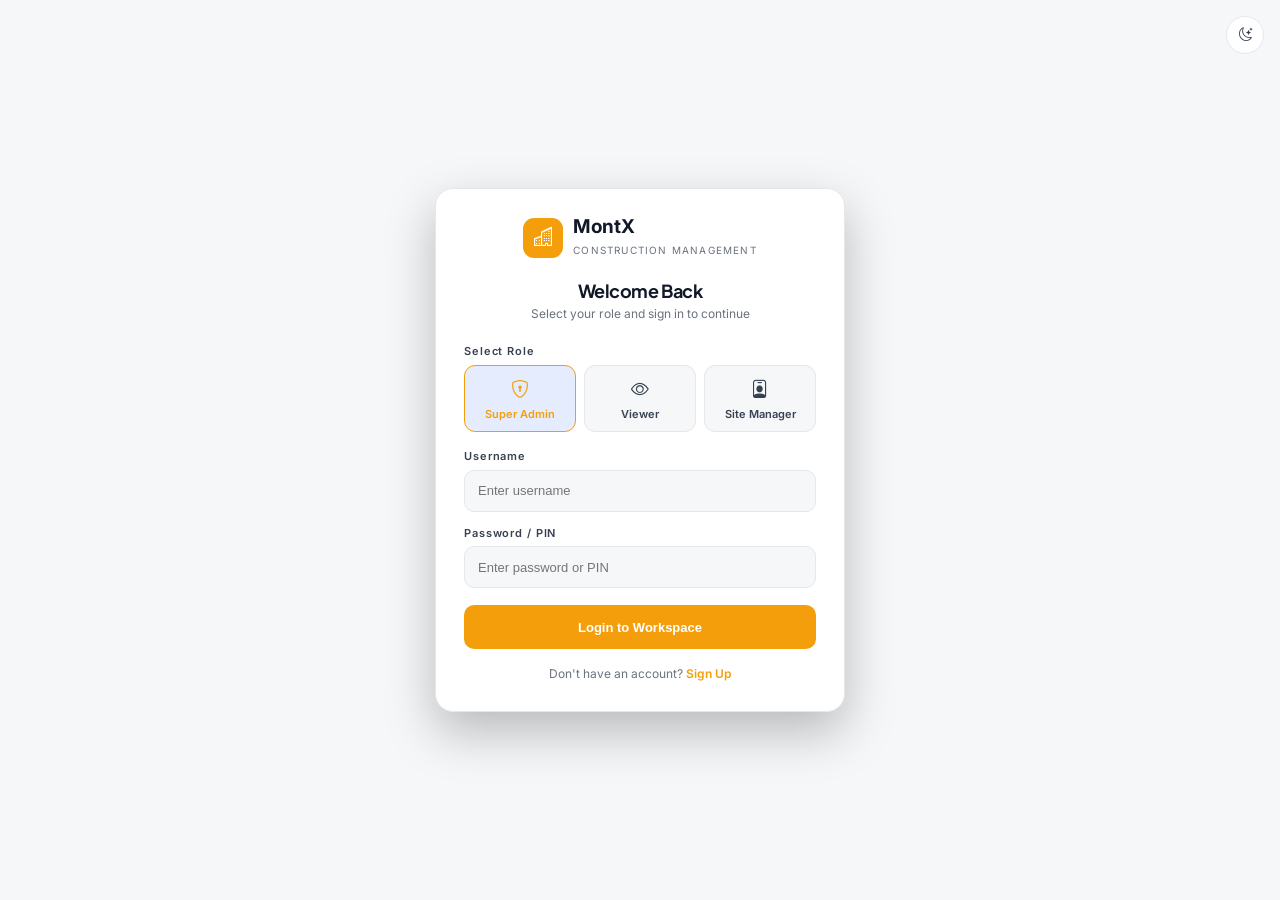
<file: performance.html>
<!doctype html><html lang="en" data-theme="light"><head><meta charset="utf-8"><meta name="viewport" content="width=device-width,initial-scale=1"><title>MontX | Performance Dashboard</title><link rel="preconnect" href="https://fonts.googleapis.com"><link href="https://fonts.googleapis.com/css2?family=Inter:wght@300;400;500;600;700&display=swap" rel="stylesheet"><link href="https://cdn.jsdelivr.net/npm/bootstrap@5.3.3/dist/css/bootstrap.min.css" rel="stylesheet"><link href="https://cdn.jsdelivr.net/npm/bootstrap-icons@1.11.3/font/bootstrap-icons.min.css" rel="stylesheet"><link href="assets/css/style.css" rel="stylesheet"><style>
.page-head{display:flex;justify-content:space-between;align-items:end;gap:16px;margin:32px 0 22px}.page-head h1{margin:8px 0 4px}.page-head p{font-size:12px;color:var(--text-muted);margin:0}
.filters{display:flex;gap:9px;flex-wrap:wrap;margin:17px 0}.filters > *{min-width:155px}
.panel{padding:18px;margin-bottom:14px;background:var(--bg-secondary);border:1px solid var(--border);border-radius:16px}
.metrics{grid-template-columns:repeat(4,minmax(0,1fr));margin-bottom:14px}
.metric strong{font-size:24px}
.grid-two{display:grid;grid-template-columns:1fr 1fr;gap:14px}
.panel h2{font-size:14px;font-weight:800;margin:0;color:var(--text-primary)}
.sub{font-size:10px;color:var(--text-muted);margin:4px 0 13px}
.rank-row{display:grid;grid-template-columns:minmax(90px,1fr) 2fr auto;gap:10px;align-items:center;padding:10px 0;border-bottom:1px solid var(--border);font-size:10px}
.rank-row:last-child{border:0}
.rank-name{font-weight:700;overflow-wrap:anywhere;color:var(--text-primary)}
.rank-track{height:8px;background:rgba(100,116,139,0.1);border-radius:20px;overflow:hidden}
.rank-fill{height:100%;background:linear-gradient(90deg,var(--primary),var(--accent));border-radius:20px}
.rank-value{font-weight:800;text-align:right;white-space:nowrap;color:var(--text-primary)}
.data-table{width:100%;border-collapse:collapse}
.data-table th,.data-table td{padding:10px 8px;border-bottom:1px solid var(--border);font-size:10px;text-align:left;vertical-align:middle}
.data-table th{font-size:8px;color:var(--text-muted);letter-spacing:.8px;text-transform:uppercase;white-space:nowrap;background:var(--bg-tertiary)}
.data-table td{color:var(--text-secondary)}
.table-wrap{overflow:auto}
.positive{color:var(--success)!important}
.negative{color:var(--danger)!important}
.note{font-size:10px;color:var(--text-muted);padding:12px;border:1px solid var(--border);border-radius:11px;background:var(--bg-tertiary);margin-bottom:14px}
@media(max-width:1050px){.metrics{grid-template-columns:repeat(2,minmax(0,1fr))}}
@media(max-width:760px){.page-head{align-items:flex-start;flex-direction:column}.filters > *{flex:1;min-width:calc(50% - 9px)}.grid-two{grid-template-columns:1fr}.panel{padding:13px}.rank-row{grid-template-columns:85px 1fr auto}}
</style></head><body><div class="glow glow-a"></div><div class="glow glow-b"></div><div class="layout"><aside class="sidebar glass" id="sidebar"><a class="brand" href="index.html"><span class="brand-icon"><i class="bi bi-buildings"></i></span><span><b>MontX</b><small>CONSTRUCTION MANAGEMENT</small></span></a><div class="nav-label">WORKSPACE</div><nav class="nav flex-column" aria-label="Workspace navigation">
<a class="nav-link" href="index.html"><i class="bi bi-grid-1x2"></i><span>Overview</span></a><a class="nav-link" href="sites.html"><i class="bi bi-building"></i><span>Projects & Sites</span></a><a class="nav-link" href="vendors.html"><i class="bi bi-people"></i><span>Vendors</span></a><a class="nav-link" href="attendance.html"><i class="bi bi-person-workspace"></i><span>Labour & Attendance</span></a><a class="nav-link" href="salary.html"><i class="bi bi-wallet2"></i><span>Salary & Payments</span></a><a class="nav-link" href="inventory.html"><i class="bi bi-box-seam"></i><span>Inventory</span></a><a class="nav-link" href="expenses.html"><i class="bi bi-receipt"></i><span>Expenses</span></a><a class="nav-link" href="reports.html"><i class="bi bi-graph-up-arrow"></i><span>Project Cost Report</span></a><a class="nav-link active" href="performance.html" aria-current="page"><i class="bi bi-speedometer2"></i><span>Performance</span></a><a class="nav-link" href="data.html"><i class="bi bi-shield-check"></i><span>Data & Backup</span></a></nav><div class="sidebar-bottom"><div class="user"><span>MX</span><div><b>MontX Admin</b><small>Master workspace</small></div><i class="bi bi-three-dots"></i></div></div></aside><main class="main"><header class="topbar"><button class="icon-btn mobile-menu" id="menuToggle" aria-label="Open navigation"><i class="bi bi-list"></i></button><div class="crumb">Workspace <i class="bi bi-chevron-right"></i> <b>Performance</b></div><div class="top-actions"><span class="live"><i></i> SYSTEM LIVE</span><button class="icon-btn" id="themeToggle" aria-label="Toggle theme"><i class="bi bi-moon-stars"></i></button><span class="mini-avatar">MX</span></div></header><div class="page-head"><div><div class="eyebrow">BUSINESS INTELLIGENCE <span></span> PERFORMANCE</div><h1>Performance Dashboard<span>.</span></h1><p>Compare vendor labour costs, site finances and monthly activity.</p></div><button class="btn btn-primary" id="printPerformance"><i class="bi bi-printer me-1"></i> Print / Save PDF</button></div>
<div class="filters"><label class="mb-0">From<input class="form-control" type="date" id="fromDate"></label><label class="mb-0">To<input class="form-control" type="date" id="toDate"></label><select class="form-select" id="siteFilter"><option value="all">All sites</option></select><select class="form-select" id="vendorFilter"><option value="all">All vendors</option></select><button class="btn btn-outline-soft" id="resetFilters">Reset</button></div><div class="note"><i class="bi bi-info-circle me-1"></i>Vendor performance is based on saved attendance earnings and recorded worker-days. Site financials include attendance labour cost plus registered expenses, compared with registered income. Salary withdrawals/payments are not counted again.</div>
<section class="metrics"><article class="metric glass"><div class="metric-head">Labour cost <i class="bi bi-currency-rupee"></i></div><strong id="labourTotal">₹0</strong><small>Saved attendance earnings</small></article><article class="metric glass"><div class="metric-head">Karigar days <i class="bi bi-person-gear"></i></div><strong id="karigarDays">0</strong><small>Shift-weighted days</small></article><article class="metric glass"><div class="metric-head">Majur days <i class="bi bi-people"></i></div><strong id="majurDays">0</strong><small>Shift-weighted days</small></article><article class="metric glass"><div class="metric-head">Net site balance <i class="bi bi-wallet2"></i></div><strong id="netBalance">₹0</strong><small>Income less labour and expenses</small></article></section>
<div class="grid-two"><section class="glass panel"><h2>Vendor performance</h2><p class="sub" id="vendorSub">Ranked by attendance labour cost</p><div id="vendorRanks"></div></section><section class="glass panel"><h2>Site performance</h2><p class="sub">Ranked by total project cost</p><div id="siteRanks"></div></section></div>
<section class="glass panel"><h2>Site financial comparison</h2><p class="sub">Income, labour cost, other expenses and net balance for the selected period</p><div class="table-wrap"><table class="data-table"><thead><tr><th>Site</th><th>Attendance entries</th><th>Labour cost</th><th>Other expenses</th><th>Income</th><th>Net balance</th></tr></thead><tbody id="siteRows"></tbody></table></div></section>
<section class="glass panel"><h2>Vendor activity details</h2><p class="sub">Vendor-wise attendance and earnings</p><div class="table-wrap"><table class="data-table"><thead><tr><th>Vendor</th><th>Attendance entries</th><th>Karigar days</th><th>Majur days</th><th>Extra hours</th><th>Labour earnings</th></tr></thead><tbody id="vendorRows"></tbody></table></div></section><footer>© 2026 MontX Construction Management <span><i class="bi bi-shield-check"></i> Saved in this browser</span></footer></main></div><script src="https://cdn.jsdelivr.net/npm/bootstrap@5.3.3/dist/js/bootstrap.bundle.min.js"></script><script src="assets/js/pdf-export.js"></script><script src="assets/js/custom-select.js?v=2"></script><script src="assets/js/app.js"></script><script src="assets/js/performance.js"></script></body></html>
</file>
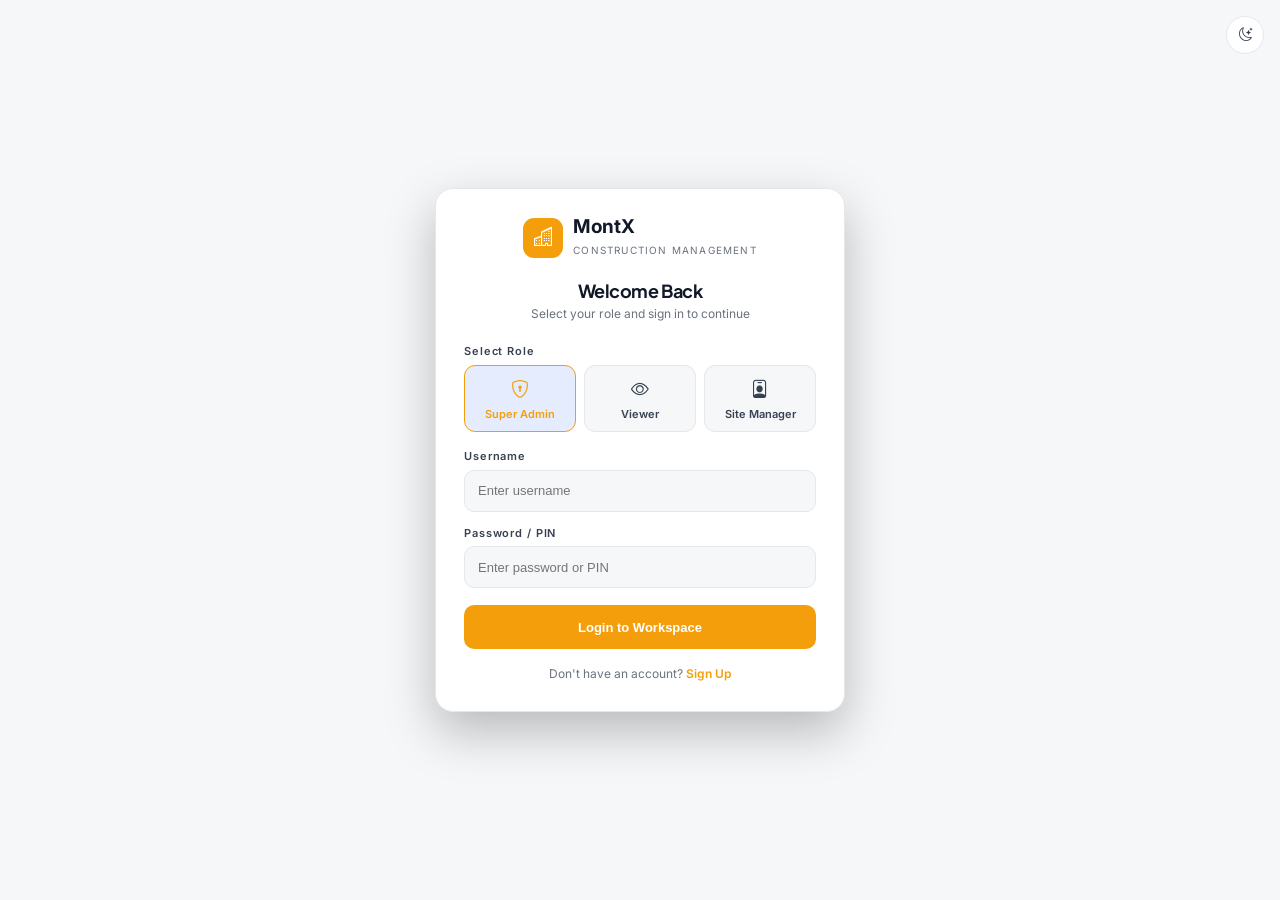
<file: reports.html>
<!doctype html>
<html lang="en" data-theme="light">
<head>
<meta charset="utf-8"><meta name="viewport" content="width=device-width,initial-scale=1">
<title>MontX | Project Cost Report</title>
<link rel="preconnect" href="https://fonts.googleapis.com"><link href="https://fonts.googleapis.com/css2?family=Inter:wght@300;400;500;600;700&display=swap" rel="stylesheet">
<link href="https://cdn.jsdelivr.net/npm/bootstrap@5.3.3/dist/css/bootstrap.min.css" rel="stylesheet">
<link href="https://cdn.jsdelivr.net/npm/bootstrap-icons@1.11.3/font/bootstrap-icons.min.css" rel="stylesheet">
<link href="assets/css/style.css" rel="stylesheet">
<style>
	.page-head{display:flex;justify-content:space-between;align-items:end;gap:16px;margin:32px 0 22px}.page-head h1{margin:8px 0 4px}.page-head p{font-size:12px;color:var(--text-muted);margin:0}
	.report-tools{display:flex;flex-wrap:wrap;gap:9px;align-items:center;margin:18px 0}.report-tools>*{min-width:145px}
	.report-tools .form-control,.report-tools .form-select{background:var(--bg-secondary);color:var(--text-primary);border:1px solid var(--border);font-size:12px;border-radius:11px;min-height:42px}
	.report-tools .form-control:focus,.report-tools .form-select:focus{background:var(--bg-secondary);color:var(--text-primary);border-color:var(--accent);box-shadow:0 0 0 3px var(--accent-light)}
	.report-tools .form-select option{color:var(--text-primary)}
	.report-panel{padding:19px;margin-bottom:15px;background:var(--bg-secondary);border:1px solid var(--border);border-radius:16px}
	.table-wrap{width:100%;overflow:auto}
	.data-table{width:100%;min-width:680px;border-collapse:collapse}
	.data-table th,.data-table td{padding:12px 10px;border-bottom:1px solid var(--border);font-size:10px;vertical-align:middle}
	.data-table th{color:var(--text-muted);font-size:8px;letter-spacing:.9px;text-transform:uppercase;white-space:nowrap;background:var(--bg-tertiary)}
	.data-table td{color:var(--text-secondary)}
	.report-note{padding:12px 14px;border:1px solid var(--border);background:var(--bg-tertiary);border-radius:12px;color:var(--text-muted);font-size:10px;line-height:1.6;margin:0 0 14px}
	.category-row{display:flex;justify-content:space-between;gap:12px;padding:10px 0;border-bottom:1px solid var(--border);font-size:10px}
	.category-row:last-child{border:0}
	.category-row span{color:var(--text-muted)}
	.empty-state{text-align:center;padding:30px!important;color:var(--text-muted)!important}
	.section-title{font-size:14px;font-weight:800;margin:0;color:var(--text-primary)}
	.section-subtitle{font-size:10px;color:var(--text-muted);margin:4px 0 0}
	.report-grid{display:grid;grid-template-columns:1.35fr 1fr;gap:14px}
	.metrics{grid-template-columns:repeat(5,minmax(0,1fr))}
	.money{font-weight:800;color:var(--text-primary)}
	.negative-balance{color:var(--danger)!important}
	.income-amount{color:var(--success)!important}
	@media(max-width:1100px){.metrics{grid-template-columns:repeat(3,minmax(0,1fr))}}
	@media(max-width:950px){.report-grid{grid-template-columns:1fr}}
	@media(max-width:760px){.page-head{align-items:flex-start;flex-direction:column}.report-tools>*{flex:1;min-width:calc(50% - 9px)}.report-panel{padding:13px}.metrics{grid-template-columns:repeat(2,minmax(0,1fr))}}
</style>
</head>
<body><div class="glow glow-a"></div><div class="glow glow-b"></div><div class="layout">
<aside class="sidebar glass" id="sidebar">
<a class="brand" href="index.html" aria-label="MontX home"><span class="brand-icon"><i class="bi bi-buildings" aria-hidden="true"></i></span><span><b>MontX</b><small>CONSTRUCTION MANAGEMENT</small></span></a>
<div class="nav-label">WORKSPACE</div><nav class="nav flex-column" aria-label="Workspace navigation">
<a class="nav-link" href="index.html"><i class="bi bi-grid-1x2" aria-hidden="true"></i><span>Overview</span></a>
<a class="nav-link" href="sites.html"><i class="bi bi-building" aria-hidden="true"></i><span>Projects & Sites</span></a>
<a class="nav-link" href="vendors.html"><i class="bi bi-people" aria-hidden="true"></i><span>Vendors</span></a>
<a class="nav-link" href="attendance.html"><i class="bi bi-person-workspace" aria-hidden="true"></i><span>Labour & Attendance</span></a>
<a class="nav-link" href="salary.html"><i class="bi bi-wallet2" aria-hidden="true"></i><span>Salary & Payments</span></a>
<a class="nav-link" href="inventory.html"><i class="bi bi-box-seam" aria-hidden="true"></i><span>Inventory</span></a>
<a class="nav-link" href="expenses.html"><i class="bi bi-receipt" aria-hidden="true"></i><span>Expenses</span></a>
<a class="nav-link active" href="reports.html" aria-current="page"><i class="bi bi-graph-up-arrow" aria-hidden="true"></i><span>Project Cost Report</span></a>
<a class="nav-link" href="performance.html"><i class="bi bi-speedometer2" aria-hidden="true"></i><span>Performance</span></a>
<a class="nav-link" href="data.html"><i class="bi bi-shield-check" aria-hidden="true"></i><span>Data & Backup</span></a>
  </nav><div class="sidebar-bottom"><div class="user"><span>MX</span><div><b>MontX Admin</b><small>Master workspace</small></div><i class="bi bi-three-dots" aria-hidden="true"></i></div></div>
</aside>
<main class="main"><header class="topbar"><button class="icon-btn mobile-menu" id="menuToggle" aria-label="Open navigation"><i class="bi bi-list"></i></button><div class="crumb">Workspace <i class="bi bi-chevron-right"></i> <b>Project Cost Report</b></div><div class="top-actions"><span class="live"><i></i> SYSTEM LIVE</span><button class="icon-btn" id="themeToggle" aria-label="Toggle theme"><i class="bi bi-moon-stars"></i></button><span class="mini-avatar">MX</span></div></header>
<div class="page-head"><div><div class="eyebrow">FINANCIAL OVERVIEW <span></span> PROJECT COST</div><h1>Project Cost Report<span>.</span></h1><p>Track project costs, income received and the net financial balance.</p></div><button class="btn btn-primary" id="exportReport" type="button"><i class="bi bi-file-earmark-pdf me-1"></i> Print / Save PDF report</button></div>
<div class="report-tools"><label class="d-flex align-items-center gap-2 mb-0" style="font-size:10px;color:var(--text-muted)">From <input class="form-control" type="date" id="dateFrom" aria-label="Report from date"></label><label class="d-flex align-items-center gap-2 mb-0" style="font-size:10px;color:var(--text-muted)">To <input class="form-control" type="date" id="dateTo" aria-label="Report to date"></label><select class="form-select" id="siteFilter" aria-label="Filter site"><option value="all">All sites</option><option value="__general">General / Office</option></select><button class="btn btn-outline-soft" id="clearReport" type="button">Reset range</button></div>
<p class="report-note"><i class="bi bi-info-circle me-1"></i><b>Calculation:</b> Project cost = labour attendance earnings + recorded expenses. Net balance = income received − project cost. Salary withdrawals and salary payments are excluded because they settle labour already counted from attendance. Inventory quantities are not included in rupee totals because the current stock ledger has no material purchase-price valuation.</p>
<section class="metrics"><article class="metric glass"><div class="metric-head">Total project cost</div><strong id="totalCost">₹0</strong><small>Labour + recorded expenses</small></article><article class="metric glass"><div class="metric-head">Total project income</div><strong id="totalIncome">₹0</strong><small>Income register receipts</small></article><article class="metric glass"><div class="metric-head">Net balance</div><strong id="netBalance">₹0</strong><small>Income minus project cost</small></article><article class="metric glass"><div class="metric-head">Labour cost</div><strong id="labourCost">₹0</strong><small>Saved attendance earnings</small></article><article class="metric glass"><div class="metric-head">Other expenses</div><strong id="otherCost">₹0</strong><small>Non-labour expense register</small></article></section>
<div class="report-grid mt-3"><section class="glass report-panel"><div class="mb-3"><h2 class="section-title">Financial summary by site</h2><p class="section-subtitle" id="rangeLabel">Current month</p></div><div class="table-wrap"><table class="data-table"><thead><tr><th>Site / Project</th><th>Labour cost</th><th>Other expenses</th><th>Income</th><th>Net balance</th></tr></thead><tbody id="siteCostRows"></tbody></table></div></section>
<section class="glass report-panel"><div class="mb-3"><h2 class="section-title">Income & expense categories</h2><p class="section-subtitle">Received income and non-labour spending</p></div><h3 class="section-title" style="font-size:11px;margin-bottom:6px">Expense categories</h3><div id="categoryBreakdown"></div><h3 class="section-title mt-3 mb-2" style="font-size:11px">Income sources</h3><div id="incomeBreakdown"></div></section></div>
<section class="glass report-panel mt-3"><div class="mb-3"><h2 class="section-title">Cost detail</h2><p class="section-subtitle">Attendance earnings, other expenses and income, listed separately</p></div><div class="table-wrap"><table class="data-table"><thead><tr><th>Date</th><th>Type</th><th>Site</th><th>Category / Vendor</th><th>Description</th><th>Amount</th></tr></thead><tbody id="detailRows"></tbody></table></div></section>
<footer>© 2026 MontX Construction Management <span><i class="bi bi-shield-check"></i> Saved in this browser</span></footer></main></div>
<script src="https://cdn.jsdelivr.net/npm/bootstrap@5.3.3/dist/js/bootstrap.bundle.min.js"></script><script src="assets/js/pdf-export.js"></script><script src="assets/js/custom-select.js?v=2"></script><script src="assets/js/app.js"></script><script src="assets/js/reports.js"></script>
</body></html>
</file>
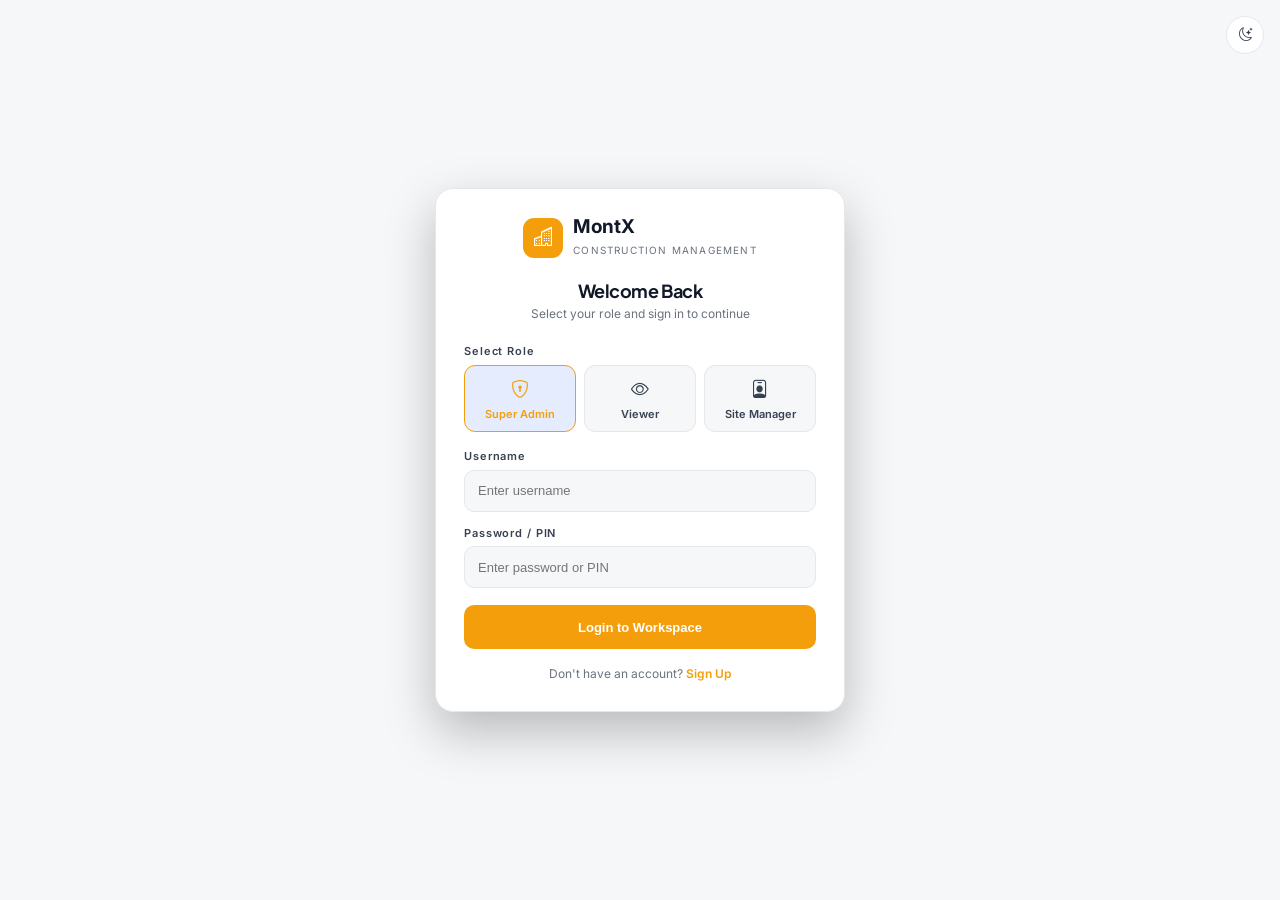
<file: salary.html>
<!doctype html><html lang="en" data-theme="light"><head><meta charset="utf-8"><meta name="viewport" content="width=device-width,initial-scale=1"><title>MontX | Salary & Payments</title><link rel="preconnect" href="https://fonts.googleapis.com"><link href="https://fonts.googleapis.com/css2?family=Inter:wght@300;400;500;600;700&display=swap" rel="stylesheet"><link href="https://cdn.jsdelivr.net/npm/bootstrap@5.3.3/dist/css/bootstrap.min.css" rel="stylesheet"><link href="https://cdn.jsdelivr.net/npm/bootstrap-icons@1.11.3/font/bootstrap-icons.min.css" rel="stylesheet"><link href="assets/css/style.css" rel="stylesheet"><style>
.panel{padding:18px;background:var(--bg-secondary);border:1px solid var(--border);border-radius:16px;max-width:100%;overflow:visible}
.tools{display:flex;gap:10px;flex-wrap:wrap;align-items:center;margin:20px 0}
.tools > input,.tools > select,.tools > button{height:38px;padding:0 14px;border:1px solid var(--border);border-radius:9px;background:var(--bg-secondary);color:var(--text-primary);font-size:12px;display:inline-flex;align-items:center;justify-content:center;gap:6px;line-height:1;box-sizing:border-box}
.tools > div{padding:0;border:0;background:transparent;min-width:0}
.tools #exportStatementPdf{background:var(--accent);border:0;color:#fff;font-weight:600;box-shadow:none}
.tools #exportStatementPdf:disabled{opacity:.55}
.tools #sendWhatsappPdf{background:#16A34A;border:0;color:#fff;font-weight:600;box-shadow:none}
.tools #sendWhatsappPdf:hover:not(:disabled){background:#15803D}
.tools #sendWhatsappPdf:focus{box-shadow:none;outline:0}
.tools #sendWhatsappPdf:disabled{opacity:.55}
.tools #pdfHint{padding:0;border:0;background:transparent;color:var(--text-muted);width:100%;font-size:11px;margin-top:2px;line-height:1.4}
.tbl{width:100%;min-width:780px;border-collapse:collapse}
.tbl th,.tbl td{padding:12px 11px;border-bottom:1px solid var(--border);font-size:10px;line-height:1.35;vertical-align:middle;white-space:nowrap}
.tbl th{color:var(--text-muted);font-weight:600;text-transform:uppercase;letter-spacing:.5px;background:var(--bg-tertiary)}
.tbl td{color:var(--text-secondary)}
.wrap{overflow-x:auto;overflow-y:visible;-webkit-overflow-scrolling:touch;max-width:100%;padding-bottom:6px}
.money{font-weight:800;color:var(--text-primary)}
.row-actions{display:inline-flex;align-items:center;gap:6px}
.modal-content{background:var(--bg-secondary);color:var(--text-primary);border:1px solid var(--border);border-radius:16px;box-shadow:var(--shadow-xl)}
.modal-header,.modal-footer{border-color:var(--border)}
.modal-title{font-weight:700;color:var(--text-primary)}
.form-label{font-size:11px;font-weight:500;color:var(--text-secondary);margin-bottom:6px}
.form-control,.form-select{background:var(--bg-secondary);color:var(--text-primary);border:1px solid var(--border);border-radius:11px;font-size:12px;padding:10px 14px}
.form-control:focus,.form-select:focus{border-color:var(--accent);box-shadow:0 0 0 3px var(--accent-light);outline:0}
.table-pager{display:flex;justify-content:space-between;align-items:center;gap:10px;flex-wrap:wrap;margin-top:12px;padding-top:10px;border-top:1px solid var(--border)}
.table-pager-info{font-size:11px;color:var(--text-muted)}
.table-pager-actions{display:flex;gap:8px;align-items:center}

@media(max-width:760px){
  .page-head{flex-direction:column;align-items:stretch;gap:12px}
  .page-head #addTx{width:100%}
  .metrics{grid-template-columns:repeat(2,minmax(0,1fr));gap:10px}
  .metric strong{font-size:18px;word-break:break-word}
  .panel{padding:12px;border-radius:12px}
  .tools{display:grid;grid-template-columns:1fr;gap:10px;margin:16px 0}
  .tools > *,.tools > div,.tools > div > *{width:100%!important;max-width:100%!important;min-width:0!important}
  .tools > input,.tools > select,.tools > button{height:42px;font-size:13px}
  .tools #pdfHint{text-align:left;font-size:11px}
}
@media(max-width:480px){
  #txModal .col-6{width:100%}
}
</style></head><body><div class="glow glow-a"></div><div class="glow glow-b"></div><div class="layout"><aside class="sidebar glass" id="sidebar">
  <a class="brand" href="index.html" aria-label="MontX home"><span class="brand-icon"><i class="bi bi-buildings" aria-hidden="true"></i></span><span><b>MontX</b><small>CONSTRUCTION MANAGEMENT</small></span></a>
  <div class="nav-label">WORKSPACE</div>
  <nav class="nav flex-column" aria-label="Workspace navigation">
    <a class="nav-link" href="index.html"><i class="bi bi-grid-1x2" aria-hidden="true"></i><span>Overview</span></a>
<a class="nav-link" href="sites.html"><i class="bi bi-building" aria-hidden="true"></i><span>Projects & Sites</span></a>
<a class="nav-link" href="vendors.html"><i class="bi bi-people" aria-hidden="true"></i><span>Vendors</span></a>
<a class="nav-link" href="attendance.html"><i class="bi bi-person-workspace" aria-hidden="true"></i><span>Labour & Attendance</span></a>
<a class="nav-link active" href="salary.html" aria-current="page"><i class="bi bi-wallet2" aria-hidden="true"></i><span>Salary & Payments</span></a>
<a class="nav-link" href="inventory.html"><i class="bi bi-box-seam" aria-hidden="true"></i><span>Inventory</span></a>
<a class="nav-link" href="expenses.html"><i class="bi bi-receipt" aria-hidden="true"></i><span>Expenses</span></a>
<a class="nav-link" href="reports.html"><i class="bi bi-graph-up-arrow" aria-hidden="true"></i><span>Project Cost Report</span></a>
  <a class="nav-link" href="performance.html"><i class="bi bi-speedometer2" aria-hidden="true"></i><span>Performance</span></a>
<a class="nav-link" href="data.html"><i class="bi bi-shield-check" aria-hidden="true"></i><span>Data & Backup</span></a>
  </nav>
  <div class="sidebar-bottom">
    
    <div class="user"><span>MX</span><div><b>MontX Admin</b><small>Master workspace</small></div><i class="bi bi-three-dots" aria-hidden="true"></i></div>
  </div>
</aside><main class="main"><header class="topbar"><button class="icon-btn mobile-menu" id="menuToggle" type="button" aria-label="Open navigation"><i class="bi bi-list"></i></button><div class="crumb">Workspace <i class="bi bi-chevron-right"></i> <b>Salary & Payments</b></div><div class="top-actions"><span class="live"><i></i> SYSTEM LIVE</span><button class="icon-btn"><i class="bi bi-bell"></i></button><button class="icon-btn" id="themeToggle"><i class="bi bi-moon-stars"></i></button><span class="mini-avatar">MX</span></div></header><div class="page-head"><div><div class="eyebrow">VENDOR LEDGER</div><h1>Salary & Payments<span>.</span></h1><p>Monthly vendor-wise earnings, advances and payments.</p></div><button class="btn btn-primary" data-bs-toggle="modal" data-bs-target="#txModal" id="addTx">Add transaction</button></div><section class="metrics"><article class="metric glass"><div class="metric-head">Gross earnings</div><strong id="gross">₹0</strong></article><article class="metric glass"><div class="metric-head">Withdrawals</div><strong id="withdrawals">₹0</strong></article><article class="metric glass"><div class="metric-head">Payments made</div><strong id="payments">₹0</strong></article><article class="metric glass"><div class="metric-head">Outstanding</div><strong id="balance">₹0</strong></article></section><div class="tools"><input type="month" id="month" class="form-control"><select id="site" class="form-select"><option value="all">All sites</option></select><select id="vendor" class="form-select"><option value="all">All vendors</option></select><button id="clear" type="button" class="btn btn-outline-soft">Clear</button><button id="exportStatementPdf" class="btn btn-primary" type="button" disabled><i class="bi bi-file-earmark-pdf me-1"></i> Save Hisab PDF</button><button id="sendWhatsappPdf" class="btn btn-success" type="button" disabled><i class="bi bi-whatsapp me-1"></i> Send PDF to Vendor</button><span id="pdfHint" class="muted" style="font-size:9px;align-self:center">Select one vendor and one site. Print window opens; choose Save as PDF.</span></div><section class="glass panel mb-3"><h6 style="font-size:12px;font-weight:600;color:var(--text-primary);margin-bottom:12px">Monthly vendor salary statement</h6><div class="wrap"><table class="tbl"><thead><tr><th>Vendor</th><th>Site</th><th>Karigar days</th><th>Majur days</th><th>Extra hours</th><th>Attendance earnings</th><th>Withdrawals</th><th>Payments</th><th>Balance</th></tr></thead><tbody id="salaryRows"></tbody></table></div><div class="table-pager" id="salaryPager" style="display:none"><span class="table-pager-info" id="salaryPagerInfo">Showing 0 of 0 entries</span><div class="table-pager-actions"><button type="button" class="btn btn-outline-soft btn-sm" id="salaryMoreBtn" style="font-size:11px">Show 10 more <i class="bi bi-chevron-down ms-1"></i></button><button type="button" class="btn btn-outline-soft btn-sm" id="salaryAllBtn" style="font-size:11px">Show all</button></div></div></section><section class="glass panel"><h6 style="font-size:12px;font-weight:600;color:var(--text-primary);margin-bottom:12px">Withdrawal & payment history</h6><div class="wrap"><table class="tbl"><thead><tr><th>Date</th><th>Vendor</th><th>Site</th><th>Type</th><th>Mode</th><th>Amount</th><th>Notes</th><th>Actions</th></tr></thead><tbody id="txRows"></tbody></table></div><div class="table-pager" id="txPager" style="display:none"><span class="table-pager-info" id="txPagerInfo">Showing 0 of 0 entries</span><div class="table-pager-actions"><button type="button" class="btn btn-outline-soft btn-sm" id="txMoreBtn" style="font-size:11px">Show 10 more <i class="bi bi-chevron-down ms-1"></i></button><button type="button" class="btn btn-outline-soft btn-sm" id="txAllBtn" style="font-size:11px">Show all</button></div></div></section><footer>© 2026 MontX Construction Management <span>Saved in this browser</span></footer></main></div><div class="modal fade" id="txModal" tabindex="-1"><div class="modal-dialog modal-dialog-centered"><div class="modal-content"><form id="txForm"><input type="hidden" id="txId"><div class="modal-header"><h5 class="modal-title" id="txModalTitle">Add withdrawal / payment</h5><button type="button" class="btn-close" data-bs-dismiss="modal"></button></div><div class="modal-body row g-3"><div class="col-6"><label class="form-label">Date</label><input class="form-control" type="date" id="txDate" required></div><div class="col-6"><label class="form-label">Type</label><select class="form-select" id="txType"><option value="withdrawal">Withdrawal / Advance</option><option value="payment">Salary payment</option></select></div><div class="col-6"><label class="form-label">Vendor</label><select class="form-select" id="txVendor" required></select></div><div class="col-6"><label class="form-label">Site</label><select class="form-select" id="txSite"><option value="">Not site-specific</option></select></div><div class="col-6"><label class="form-label">Amount ₹</label><input class="form-control" type="number" min=".01" step=".01" id="txAmount" required></div><div class="col-6"><label class="form-label">Mode</label><select class="form-select" id="txMode"><option>Cash</option><option>UPI / GPay</option><option>Bank Transfer</option><option>Cheque</option><option>Other</option></select></div><div class="col-12"><label class="form-label">Notes / reference</label><input class="form-control" id="txNotes"></div></div><div class="modal-footer"><button type="button" class="btn btn-outline-soft" data-bs-dismiss="modal">Cancel</button><button class="btn btn-primary" id="txSaveBtn">Save</button></div></form></div></div></div><script src="https://cdn.jsdelivr.net/npm/bootstrap@5.3.3/dist/js/bootstrap.bundle.min.js"></script><script src="assets/js/pdf-export.js"></script><script src="assets/js/custom-select.js?v=2"></script><script src="assets/js/app.js"></script><script src="assets/js/salary.js"></script>
<script>
(() => {
  const PAGE_SIZE = 10;

  function attachTablePagination({ tbodyId, pagerId, infoId, moreBtnId, allBtnId }) {
    const tbody = document.getElementById(tbodyId);
    const pager = document.getElementById(pagerId);
    const info = document.getElementById(infoId);
    const moreBtn = document.getElementById(moreBtnId);
    const allBtn = document.getElementById(allBtnId);
    if (!tbody || !pager || !info || !moreBtn || !allBtn) return null;

    let limit = PAGE_SIZE;

    const getDataRows = () =>
      Array.from(tbody.querySelectorAll('tr')).filter(
        tr => tr.cells.length > 1 || (tr.cells.length === 1 && tr.cells[0].colSpan === 1)
      );

    const update = () => {
      const rows = getDataRows();
      const total = rows.length;

      if (total <= PAGE_SIZE || limit >= total) {
        rows.forEach(tr => (tr.style.display = ''));
        pager.style.display = 'none';
        return;
      }

      rows.forEach((tr, idx) => {
        tr.style.display = idx < limit ? '' : 'none';
      });

      const shown = Math.min(limit, total);
      const remaining = total - shown;
      info.textContent = `Showing ${shown} of ${total} entries`;
      moreBtn.innerHTML = `Show ${Math.min(PAGE_SIZE, remaining)} more <i class="bi bi-chevron-down ms-1"></i>`;
      pager.style.display = 'flex';
    };

    moreBtn.addEventListener('click', () => {
      limit += PAGE_SIZE;
      update();
    });

    allBtn.addEventListener('click', () => {
      limit = Infinity;
      update();
    });

    const reset = () => {
      limit = PAGE_SIZE;
      update();
    };

    new MutationObserver(update).observe(tbody, { childList: true });
    update();

    return { reset, update };
  }

  document.addEventListener('DOMContentLoaded', () => {
    const salaryPager = attachTablePagination({
      tbodyId: 'salaryRows',
      pagerId: 'salaryPager',
      infoId: 'salaryPagerInfo',
      moreBtnId: 'salaryMoreBtn',
      allBtnId: 'salaryAllBtn'
    });

    const txPager = attachTablePagination({
      tbodyId: 'txRows',
      pagerId: 'txPager',
      infoId: 'txPagerInfo',
      moreBtnId: 'txMoreBtn',
      allBtnId: 'txAllBtn'
    });

    ['month', 'site', 'vendor', 'clear', 'txForm'].forEach(id => {
      const el = document.getElementById(id);
      if (!el) return;
      const evt = el.tagName === 'FORM' ? 'submit' : (el.tagName === 'BUTTON' ? 'click' : 'change');
      el.addEventListener(evt, () => {
        salaryPager?.reset();
        txPager?.reset();
      });
    });

    // Ensure every row in #txRows has a working Edit button alongside Delete
    const txRowsEl = document.getElementById('txRows');
    const txModalEl = document.getElementById('txModal');
    const txFormEl = document.getElementById('txForm');
    const txModalInstance = txModalEl && window.bootstrap?.Modal
      ? window.bootstrap.Modal.getOrCreateInstance(txModalEl)
      : null;

    const TX_STORAGE_KEYS = ['montx-salary-tx-v1', 'montx-transactions-v1', 'montx-tx-v1'];

    function readTxStorage() {
      for (const k of TX_STORAGE_KEYS) {
        try {
          const parsed = JSON.parse(localStorage.getItem(k) || 'null');
          if (Array.isArray(parsed) && parsed.length) return { key: k, list: parsed };
        } catch {}
      }
      return { key: TX_STORAGE_KEYS[0], list: [] };
    }

    function setSelectValue(selectEl, value, fallbackText) {
      if (!selectEl) return;
      const val = String(value ?? '');
      if (val && ![...selectEl.options].some(o => o.value === val || o.textContent.trim() === val)) {
        selectEl.add(new Option(fallbackText || val, val));
      }
      const matchByVal = [...selectEl.options].find(o => o.value === val);
      if (matchByVal) {
        selectEl.value = matchByVal.value;
      } else {
        const matchByText = [...selectEl.options].find(o => o.textContent.trim() === val);
        selectEl.value = matchByText ? matchByText.value : '';
      }
      selectEl.dispatchEvent(new Event('change', { bubbles: true }));
    }

    function injectEditButtons() {
      if (!txRowsEl) return;
      const { list } = readTxStorage();

      txRowsEl.querySelectorAll('tr').forEach((tr, rowIndex) => {
        const lastCell = tr.lastElementChild;
        if (!lastCell || tr.cells.length < 7) return;

        // Avoid duplicating if already added
        if (lastCell.querySelector('[data-edit-tx]')) return;

        const delBtn = lastCell.querySelector('[data-del], button.text-danger, button');
        const recordId =
          tr.dataset.id ||
          tr.getAttribute('data-id') ||
          delBtn?.dataset?.del ||
          delBtn?.dataset?.id ||
          list[rowIndex]?.id ||
          String(rowIndex);

        const editBtn = document.createElement('button');
        editBtn.type = 'button';
        editBtn.className = 'btn btn-sm btn-outline-soft';
        editBtn.setAttribute('data-edit-tx', recordId);
        editBtn.title = 'Edit';
        editBtn.setAttribute('aria-label', 'Edit transaction');
        editBtn.innerHTML = '<i class="bi bi-pencil"></i>';

        const wrapper = document.createElement('span');
        wrapper.className = 'row-actions';
        wrapper.appendChild(editBtn);

        while (lastCell.firstChild) {
          wrapper.appendChild(lastCell.firstChild);
        }
        lastCell.appendChild(wrapper);
      });
    }

    document.getElementById('addTx')?.addEventListener('click', () => {
      const idInput = document.getElementById('txId');
      const titleEl = document.getElementById('txModalTitle');
      const saveBtn = document.getElementById('txSaveBtn');
      if (idInput) idInput.value = '';
      if (titleEl) titleEl.textContent = 'Add withdrawal / payment';
      if (saveBtn) saveBtn.textContent = 'Save';
    });

    txRowsEl?.addEventListener('click', e => {
      const editBtn = e.target.closest('[data-edit-tx]');
      if (!editBtn || !txFormEl) return;

      const tr = editBtn.closest('tr');
      const cells = tr ? Array.from(tr.cells) : [];
      const { list } = readTxStorage();
      const targetId = editBtn.getAttribute('data-edit-tx');
      const stored = list.find(item => String(item.id) === String(targetId)) || {};

      const rawDate = stored.date || cells[0]?.textContent?.trim() || '';
      const vendorVal = stored.vendorId || stored.vendorName || stored.vendor || cells[1]?.textContent?.trim() || '';
      const siteVal = stored.siteId ?? stored.siteName ?? stored.site ?? '';
      const rawType = (stored.type || cells[3]?.textContent || '').toLowerCase();
      const typeVal = rawType.includes('payment') ? 'payment' : 'withdrawal';
      const modeVal = stored.mode || cells[4]?.textContent?.trim() || 'Cash';
      const rawAmountText = stored.amount ?? cells[5]?.textContent ?? '0';
      const amountVal = String(rawAmountText).replace(/[^0-9.]/g, '');
      const notesVal = stored.notes ?? cells[6]?.textContent?.trim() ?? '';

      const idInput = document.getElementById('txId');
      const titleEl = document.getElementById('txModalTitle');
      const saveBtn = document.getElementById('txSaveBtn');
      if (idInput) idInput.value = stored.id || targetId || '';
      if (titleEl) titleEl.textContent = 'Edit withdrawal / payment';
      if (saveBtn) saveBtn.textContent = 'Update';

      const dateEl = document.getElementById('txDate');
      const typeEl = document.getElementById('txType');
      const vendorEl = document.getElementById('txVendor');
      const siteEl = document.getElementById('txSite');
      const amountEl = document.getElementById('txAmount');
      const modeEl = document.getElementById('txMode');
      const notesEl = document.getElementById('txNotes');

      if (dateEl) dateEl.value = rawDate;
      if (typeEl) {
        typeEl.value = typeVal;
        typeEl.dispatchEvent(new Event('change', { bubbles: true }));
      }
      setSelectValue(vendorEl, vendorVal, cells[1]?.textContent?.trim());
      setSelectValue(siteEl, siteVal, cells[2]?.textContent?.trim());
      if (amountEl) amountEl.value = amountVal;
      setSelectValue(modeEl, modeVal, modeVal);
      if (notesEl) notesEl.value = notesVal;

      txModalInstance?.show();
    });

    // If salary.js doesn't handle txId on submit, persist edits to localStorage and refresh
    txFormEl?.addEventListener('submit', e => {
      const idVal = document.getElementById('txId')?.value?.trim();
      if (!idVal) return;

      const { key, list } = readTxStorage();
      const idx = list.findIndex(item => String(item.id) === idVal);
      if (idx === -1) return;

      const vendorEl = document.getElementById('txVendor');
      const siteEl = document.getElementById('txSite');
      const updated = {
        ...list[idx],
        id: list[idx].id,
        date: document.getElementById('txDate')?.value || list[idx].date,
        type: document.getElementById('txType')?.value || list[idx].type,
        vendorId: vendorEl?.value || list[idx].vendorId,
        vendorName: vendorEl?.selectedOptions?.[0]?.textContent?.trim() || list[idx].vendorName,
        siteId: siteEl?.value ?? list[idx].siteId,
        siteName: siteEl?.selectedOptions?.[0]?.textContent?.trim() || list[idx].siteName,
        amount: Number(document.getElementById('txAmount')?.value || list[idx].amount),
        mode: document.getElementById('txMode')?.value || list[idx].mode,
        notes: document.getElementById('txNotes')?.value?.trim() ?? list[idx].notes
      };

      const nextList = [...list];
      nextList[idx] = updated;
      localStorage.setItem(key, JSON.stringify(nextList));
      window.dispatchEvent(new StorageEvent('storage', { key, newValue: JSON.stringify(nextList) }));
    }, true);

    if (txRowsEl) {
      new MutationObserver(() => {
        injectEditButtons();
        txPager?.update();
      }).observe(txRowsEl, { childList: true });
      injectEditButtons();
    }
  });
})();
</script>
<script>
(() => {
  const exportBtn = document.getElementById('exportStatementPdf');
  const waBtn = document.getElementById('sendWhatsappPdf');
  if (!exportBtn || !waBtn) return;

  const defaultLabel = '<i class="bi bi-whatsapp me-1"></i> Send PDF to Vendor';
  let pendingShare = null;

  const resetPending = () => {
    pendingShare = null;
    waBtn.innerHTML = defaultLabel;
    waBtn.disabled = exportBtn.disabled;
  };

  resetPending();
  new MutationObserver(() => {
    if (!pendingShare) waBtn.disabled = exportBtn.disabled;
  }).observe(exportBtn, { attributes: true, attributeFilter: ['disabled'] });

  ['month', 'site', 'vendor'].forEach(id => {
    document.getElementById(id)?.addEventListener('change', resetPending);
  });

  function base64ToPdfFile(base64, filename) {
    const binary = atob(base64);
    const bytes = new Uint8Array(binary.length);
    for (let i = 0; i < binary.length; i++) bytes[i] = binary.charCodeAt(i);
    return new File([bytes], filename, { type: 'application/pdf' });
  }

  function downloadFile(file) {
    const url = URL.createObjectURL(file);
    const a = document.createElement('a');
    a.href = url;
    a.download = file.name;
    document.body.appendChild(a);
    a.click();
    a.remove();
    setTimeout(() => URL.revokeObjectURL(url), 10000);
  }

  waBtn.addEventListener('click', async () => {
    if (pendingShare) {
      const { file, msg } = pendingShare;
      resetPending();
      try {
        await navigator.share({ files: [file], title: file.name, text: msg });
      } catch (err) {
        if (err?.name !== 'AbortError') downloadFile(file);
      }
      return;
    }

    const statement = typeof window.MontXGetStatement === 'function' ? window.MontXGetStatement() : null;
    if (!statement) return;

    const vendorObj = statement.vendor;
    const vendorName = vendorObj.name || 'Vendor';
    const siteName = statement.site?.name || '';
    const monthVal = statement.month || '';

    let rawPhone = vendorObj.mobile || vendorObj.phone || vendorObj.contact || '';
    if (!rawPhone) {
      rawPhone = prompt(`No mobile number saved for "${vendorName}". Enter WhatsApp number:`);
      if (!rawPhone) return;
    }

    let phone = String(rawPhone).replace(/\D/g, '');
    if (phone.length === 10) phone = '91' + phone;

    waBtn.disabled = true;
    waBtn.innerHTML = '<i class="bi bi-hourglass-split me-1"></i> Preparing PDF...';

    try {
      const safe = [vendorName, siteName, monthVal].join('_').replace(/[^a-z0-9_-]+/gi, '_');
      const fullHtml = window.MontXPdf.buildDocument({
        filename: `MontX_Hisab_${safe}.pdf`,
        title: 'Vendor Hisab Statement',
        subtitle: '',
        content: statement.html,
        showHeader: false
      });

      const payload = new URLSearchParams();
      payload.append('action', 'createPdf');
      payload.append('filename', `MontX_Hisab_${safe}`);
      payload.append('html', fullHtml);

      const res = await fetch(GAS_WEB_APP_URL, { method: 'POST', body: payload });
      const data = await res.json();
      if (!data.ok || !data.base64) throw new Error('Could not generate PDF');

      const pdfFile = base64ToPdfFile(data.base64, data.filename || `MontX_Hisab_${safe}.pdf`);

      const gross = document.getElementById('gross')?.textContent?.trim() || '₹0';
      const withdrawals = document.getElementById('withdrawals')?.textContent?.trim() || '₹0';
      const payments = document.getElementById('payments')?.textContent?.trim() || '₹0';
      const balance = document.getElementById('balance')?.textContent?.trim() || '₹0';

      const msg =
        `Hello ${vendorName},\n` +
        `Here is your MontX Salary & Payment Hisab (${monthVal}):\n` +
        `• Site: ${siteName}\n` +
        `• Gross Earnings: ${gross}\n` +
        `• Withdrawals: ${withdrawals}\n` +
        `• Payments Made: ${payments}\n` +
        `• Outstanding Balance: ${balance}\n\n` +
        `Please find the attached Hisab PDF.`;

      if (navigator.canShare && navigator.canShare({ files: [pdfFile] })) {
        try {
          await navigator.share({ files: [pdfFile], title: pdfFile.name, text: msg });
          resetPending();
          return;
        } catch (shareErr) {
          if (shareErr?.name === 'AbortError') {
            resetPending();
            return;
          }
          pendingShare = { file: pdfFile, msg };
          waBtn.disabled = false;
          waBtn.innerHTML = '<i class="bi bi-send me-1"></i> Tap to Share PDF';
          return;
        }
      }

      downloadFile(pdfFile);
      window.open(`https://wa.me/${phone}?text=${encodeURIComponent(msg)}`, '_blank');
      resetPending();
    } catch (err) {
      console.error(err);
      alert('Failed to generate PDF. Make sure you redeployed Apps Script as a New Version.');
      resetPending();
    }
  });
})();
</script></body></html>
</file>
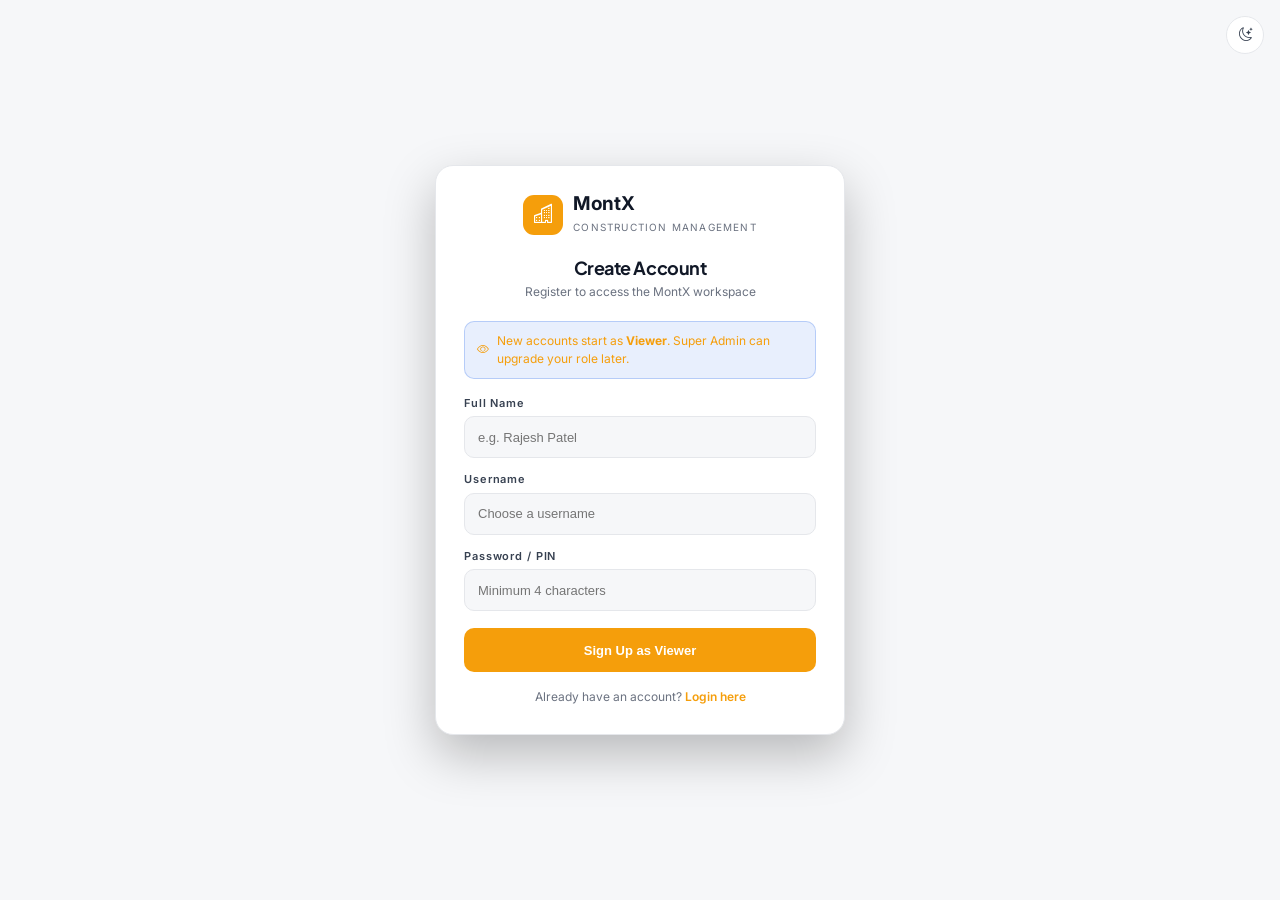
<file: signup.html>
<!doctype html>
<html lang="en" data-theme="light">
<head>
  <meta charset="utf-8">
  <meta name="viewport" content="width=device-width,initial-scale=1">
  <title>MontX | Sign Up</title>
  <link rel="preconnect" href="https://fonts.googleapis.com">
  <link href="https://fonts.googleapis.com/css2?family=Inter:wght@400;500;600;700;800&display=swap" rel="stylesheet">
  <link href="https://cdn.jsdelivr.net/npm/bootstrap-icons@1.11.3/font/bootstrap-icons.min.css" rel="stylesheet">
  <link href="assets/css/style.css" rel="stylesheet">
  <style>
    body{margin:0;min-height:100vh;display:flex;align-items:center;justify-content:center;padding:20px;background:var(--bg-primary,#0f172a);color:var(--text-primary,#f8fafc);font-family:'Inter',sans-serif}
    .auth-card{width:100%;max-width:410px;background:var(--bg-secondary,#1e293b);border:1px solid var(--border,#334155);border-radius:18px;padding:28px;box-shadow:0 20px 50px rgba(0,0,0,.25);position:relative;z-index:2}
    .auth-brand{display:flex;align-items:center;justify-content:center;gap:10px;margin-bottom:22px}
    .auth-brand-icon{width:40px;height:40px;border-radius:11px;background:var(--accent,#2563EB);color:#fff;display:flex;align-items:center;justify-content:center;font-size:19px}
    .auth-brand b{font-size:19px;display:block;line-height:1.1}
    .auth-brand small{font-size:10px;letter-spacing:1.2px;color:var(--text-muted,#94a3b8)}
    .auth-title{text-align:center;margin:0 0 6px;font-size:18px;font-weight:700}
    .auth-sub{text-align:center;margin:0 0 20px;font-size:12px;color:var(--text-muted,#94a3b8)}
    .role-badge{display:flex;align-items:center;gap:8px;padding:10px 12px;border-radius:10px;background:rgba(37,99,235,.1);border:1px solid rgba(37,99,235,.25);color:var(--accent,#2563EB);font-size:12px;margin-bottom:16px}
    .field{margin-bottom:13px}
    .field label{display:block;font-size:11px;font-weight:600;color:var(--text-secondary,#cbd5e1);margin-bottom:5px}
    .field input{width:100%;height:42px;padding:0 13px;border-radius:10px;border:1px solid var(--border,#334155);background:var(--bg-primary,#0f172a);color:var(--text-primary,#fff);font-size:13px;box-sizing:border-box;outline:0}
    .field input:focus{border-color:var(--accent,#2563EB);box-shadow:0 0 0 3px rgba(37,99,235,.18)}
    .auth-btn{width:100%;height:44px;border:0;border-radius:10px;background:var(--accent,#2563EB);color:#fff;font-size:13px;font-weight:700;cursor:pointer;margin-top:4px}
    .auth-btn:hover{opacity:.93}
    .auth-msg{font-size:12px;margin-bottom:12px;padding:9px 11px;border-radius:9px;display:none}
    .auth-msg.err{background:rgba(239,68,68,.12);color:#ef4444;border:1px solid rgba(239,68,68,.25)}
    .auth-msg.ok{background:rgba(22,163,74,.12);color:#16a34a;border:1px solid rgba(22,163,74,.25)}
    .auth-foot{text-align:center;margin-top:16px;font-size:12px;color:var(--text-muted,#94a3b8)}
    .auth-foot a{color:var(--accent,#2563EB);font-weight:600;text-decoration:none}
    .theme-fab{position:fixed;top:16px;right:16px;z-index:5}
  </style>
</head>
<body>
  <div class="glow glow-a"></div>
  <div class="glow glow-b"></div>
  <button class="icon-btn theme-fab" id="themeToggle" type="button" aria-label="Toggle theme"><i class="bi bi-moon-stars"></i></button>

  <main class="auth-card">
    <div class="auth-brand">
      <span class="auth-brand-icon"><i class="bi bi-buildings"></i></span>
      <div><b>MontX</b><small>CONSTRUCTION MANAGEMENT</small></div>
    </div>

    <h1 class="auth-title">Create Account</h1>
    <p class="auth-sub">Register to access the MontX workspace</p>

    <div class="role-badge">
      <i class="bi bi-eye"></i>
      <span>New accounts start as <b>Viewer</b>. Super Admin can upgrade your role later.</span>
    </div>

    <div id="authMsg" class="auth-msg"></div>

    <form id="signupForm">
      <div class="field">
        <label for="regName">Full Name</label>
        <input id="regName" type="text" required placeholder="e.g. Rajesh Patel">
      </div>
      <div class="field">
        <label for="regUser">Username</label>
        <input id="regUser" type="text" required autocomplete="username" placeholder="Choose a username">
      </div>
      <div class="field">
        <label for="regPin">Password / PIN</label>
        <input id="regPin" type="password" required minlength="4" autocomplete="new-password" placeholder="Minimum 4 characters">
      </div>
      <button type="submit" class="auth-btn">Sign Up as Viewer</button>
    </form>

    <div class="auth-foot">
      Already have an account? <a href="login.html">Login here</a>
    </div>
  </main>

  <script src="assets/js/app.js"></script>
  <script>
  (() => {
    const USERS_KEY = 'montx-users-v1';
    const DEFAULT_USERS = [];

    function getUsers() {
      try {
        const saved = JSON.parse(localStorage.getItem(USERS_KEY) || '[]');
        const list = Array.isArray(saved) ? saved : [];
        DEFAULT_USERS.forEach(def => {
          if (!list.some(u => String(u.username || '').toLowerCase() === def.username)) list.push(def);
        });
        return list;
      } catch {
        return [...DEFAULT_USERS];
      }
    }

    const msgBox = document.getElementById('authMsg');
    const showMsg = (text, type = 'err') => {
      msgBox.textContent = text;
      msgBox.className = 'auth-msg ' + type;
      msgBox.style.display = 'block';
    };

    document.getElementById('signupForm').addEventListener('submit', async e => {
      e.preventDefault();
      const name = document.getElementById('regName').value.trim();
      const username = document.getElementById('regUser').value.trim().toLowerCase();
      const pin = document.getElementById('regPin').value.trim();

      const users = getUsers();
      if (users.some(u => String(u.username || '').toLowerCase() === username)) {
        showMsg('Username already exists. Please choose another.', 'err');
        return;
      }

      const encryptedPin = await window.MontXHashPin(pin);

      users.push({
        id: 'u-' + Date.now(),
        name,
        username,
        pin: encryptedPin,
        role: 'viewer',
        label: 'Viewer'
      });

      localStorage.setItem(USERS_KEY, JSON.stringify(users));
      showMsg('Account created as Viewer! Redirecting to login...', 'ok');
      setTimeout(() => { location.href = 'login.html'; }, 1200);
    });
  })();
  </script>
</body>
</html>
</file>
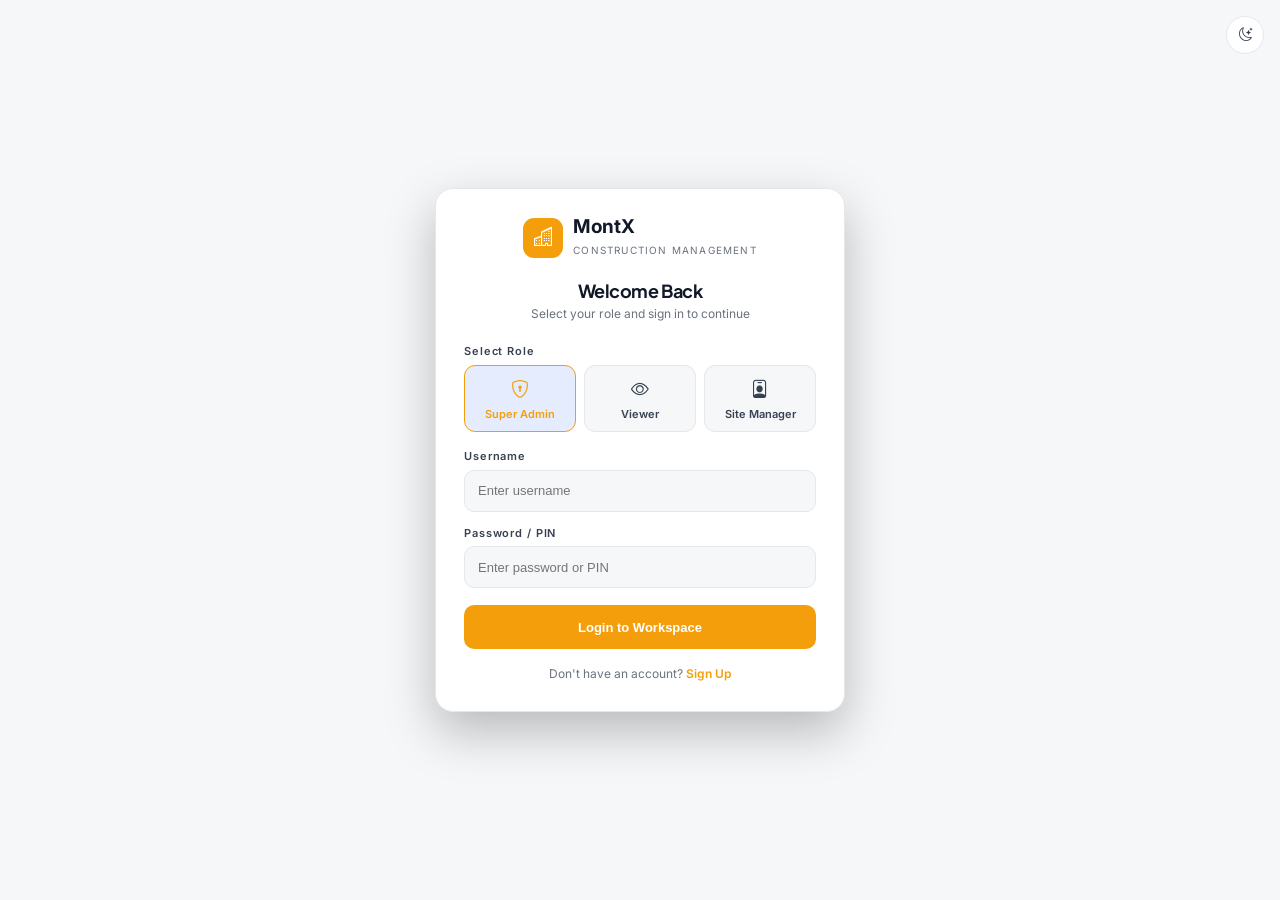
<file: sites.html>
<!doctype html>
<html lang="en" data-theme="light">
<head>
<meta charset="utf-8"><meta name="viewport" content="width=device-width, initial-scale=1">
<title>MontX | Sites Management</title>
<link rel="preconnect" href="https://fonts.googleapis.com"><link href="https://fonts.googleapis.com/css2?family=Inter:wght@300;400;500;600;700&display=swap" rel="stylesheet">
<link href="https://cdn.jsdelivr.net/npm/bootstrap@5.3.3/dist/css/bootstrap.min.css" rel="stylesheet">
<link href="https://cdn.jsdelivr.net/npm/bootstrap-icons@1.11.3/font/bootstrap-icons.min.css" rel="stylesheet">
<link href="assets/css/style.css" rel="stylesheet">
<style>
	.page-head{display:flex;justify-content:space-between;align-items:end;gap:16px;margin:32px 0 22px}.page-head h1{margin:8px 0 4px}.page-head p{font-size:12px;color:var(--text-muted);margin:0}
	.site-tools{display:flex;gap:10px;align-items:center;margin-bottom:15px}
	.searchbox{position:relative;flex:1;max-width:360px}.searchbox i{position:absolute;left:13px;top:10px;color:var(--text-muted)}.searchbox input{width:100%;border:1px solid var(--border);background:var(--bg-secondary);color:var(--text-primary);border-radius:11px;padding:9px 12px 9px 36px;font-size:12px;outline:none}.searchbox input:focus{border-color:var(--accent);box-shadow:0 0 0 3px var(--accent-light)}
		.site-grid{display:grid;grid-template-columns:repeat(3,minmax(0,1fr));gap:13px}
	.site-card{padding:17px;transition:all 0.25s ease;animation:rise .5s both;background:var(--bg-secondary);border:1px solid var(--border);border-radius:16px}
	.site-card:hover{transform:translateY(-4px);box-shadow:var(--shadow-md)}
	.site-card-top{display:flex;justify-content:space-between;align-items:start}
	.site-symbol{width:39px;height:39px;display:grid;place-items:center;border-radius:13px;background:rgba(100,116,139,0.1);color:var(--primary);font-size:18px}
	.site-menu{border:0;background:transparent;color:var(--text-muted);font-size:18px}
	.site-card h3{font-size:14px;font-weight:800;margin:15px 0 3px;color:var(--text-primary)}
	.site-location{font-size:10px;color:var(--text-muted)}
	.site-meta{display:flex;justify-content:space-between;border-top:1px solid var(--border);margin-top:16px;padding-top:12px;font-size:9px;color:var(--text-muted)}
	.site-status{font-size:8px;font-weight:800;padding:5px 8px;border-radius:20px;background:rgba(5,150,105,0.15);color:var(--success)}
	.site-status.paused{background:rgba(217,119,6,0.15);color:var(--warning)}
	.empty-state{grid-column:1/-1;text-align:center;padding:55px 20px;color:var(--text-muted)}.empty-state i{font-size:32px;display:block;margin-bottom:10px}
	@media(max-width:1050px){.site-grid{grid-template-columns:repeat(2,minmax(0,1fr))}}
	@media(max-width:650px){.page-head{align-items:start;flex-direction:column}.site-tools{flex-wrap:wrap}.searchbox{max-width:none;flex-basis:100%}.site-grid{grid-template-columns:1fr}}
</style>
</head>
<body>
<div class="glow glow-a"></div><div class="glow glow-b"></div>
<div class="layout">
<aside class="sidebar glass" id="sidebar">
  <a class="brand" href="index.html" aria-label="MontX home"><span class="brand-icon"><i class="bi bi-buildings" aria-hidden="true"></i></span><span><b>MontX</b><small>CONSTRUCTION MANAGEMENT</small></span></a>
  <div class="nav-label">WORKSPACE</div>
  <nav class="nav flex-column" aria-label="Workspace navigation">
    <a class="nav-link" href="index.html"><i class="bi bi-grid-1x2" aria-hidden="true"></i><span>Overview</span></a>
<a class="nav-link active" href="sites.html" aria-current="page"><i class="bi bi-building" aria-hidden="true"></i><span>Projects & Sites</span></a>
<a class="nav-link" href="vendors.html"><i class="bi bi-people" aria-hidden="true"></i><span>Vendors</span></a>
<a class="nav-link" href="attendance.html"><i class="bi bi-person-workspace" aria-hidden="true"></i><span>Labour & Attendance</span></a>
<a class="nav-link" href="salary.html"><i class="bi bi-wallet2" aria-hidden="true"></i><span>Salary & Payments</span></a>
<a class="nav-link" href="inventory.html"><i class="bi bi-box-seam" aria-hidden="true"></i><span>Inventory</span></a>
<a class="nav-link" href="expenses.html"><i class="bi bi-receipt" aria-hidden="true"></i><span>Expenses</span></a>
<a class="nav-link" href="reports.html"><i class="bi bi-graph-up-arrow" aria-hidden="true"></i><span>Project Cost Report</span></a>
  <a class="nav-link" href="performance.html"><i class="bi bi-speedometer2" aria-hidden="true"></i><span>Performance</span></a>
<a class="nav-link" href="data.html"><i class="bi bi-shield-check" aria-hidden="true"></i><span>Data & Backup</span></a>
  </nav>
  <div class="sidebar-bottom">
    
    <div class="user"><span>MX</span><div><b>MontX Admin</b><small>Master workspace</small></div><i class="bi bi-three-dots" aria-hidden="true"></i></div>
  </div>
</aside>
<main class="main">
<header class="topbar"><button class="icon-btn mobile-menu" id="menuToggle"><i class="bi bi-list"></i></button><div class="crumb">Workspace <i class="bi bi-chevron-right"></i> <b>Projects & Sites</b></div><div class="top-actions"><span class="live"><i></i> SYSTEM LIVE</span><button class="icon-btn"><i class="bi bi-bell"></i></button><button class="icon-btn" id="themeToggle"><i class="bi bi-moon-stars"></i></button><span class="mini-avatar">MX</span></div></header>
<div class="page-head"><div><div class="eyebrow">PROJECT CONTROL <span></span> MASTER WORKSPACE</div><h1>Sites & Projects<span>.</span></h1><p>Create and manage the locations where your work gets done.</p></div><button class="btn btn-primary" data-bs-toggle="modal" data-bs-target="#siteModal" id="addSiteBtn"><i class="bi bi-plus-lg"></i> Add new site</button></div>
<section class="metrics" style="margin-bottom:15px">
<article class="metric glass"><div class="metric-head">Total sites <i class="bi bi-buildings"></i></div><strong id="totalSites">0</strong><small>All registered locations</small></article>
<article class="metric glass"><div class="metric-head">Active sites <i class="bi bi-activity"></i></div><strong id="activeSites">0</strong><small>Currently in operation</small></article>
<article class="metric glass"><div class="metric-head">Paused sites <i class="bi bi-pause-circle"></i></div><strong id="pausedSites">0</strong><small>Temporarily on hold</small></article>
<article class="metric glass"><div class="metric-head">Recently added <i class="bi bi-calendar-plus"></i></div><strong id="recentSites">0</strong><small>Added in the last 30 days</small></article>
</section>
<div class="site-tools"><div class="searchbox"><i class="bi bi-search"></i><input id="siteSearch" type="search" placeholder="Search by site name or location..."></div><select class="form-select" id="statusFilter"><option value="all">All statuses</option><option value="Active">Active</option><option value="Paused">Paused</option></select><span class="ms-auto" id="siteCount" style="font-size:9px;color:var(--text-muted)">0 sites</span></div>
<section class="site-grid" id="siteGrid"></section>
<footer>© 2026 MontX Construction Management <span><i class="bi bi-shield-check"></i> Saved in this browser</span></footer>
</main></div>
<div class="modal fade" id="siteModal" tabindex="-1" aria-hidden="true"><div class="modal-dialog modal-dialog-centered"><div class="modal-content"><form id="siteForm"><div class="modal-header"><h5 class="modal-title" id="modalTitle">Add new site</h5><button type="button" class="btn-close" data-bs-dismiss="modal" aria-label="Close"></button></div><div class="modal-body"><input type="hidden" id="siteId"><div class="mb-3"><label class="form-label" for="siteName">Site name *</label><input class="form-control" id="siteName" maxlength="80" required placeholder="e.g. New project site"></div><div class="mb-3"><label class="form-label" for="siteLocation">Location *</label><input class="form-control" id="siteLocation" maxlength="120" required placeholder="City, district or full location"></div><div><label class="form-label" for="siteStatus">Status</label><select class="form-select" id="siteStatus"><option>Active</option><option>Paused</option></select></div><p class="mb-0 mt-3" style="font-size:9px;color:var(--text-muted)">Site details are stored locally in this browser in this prototype.</p></div><div class="modal-footer"><button type="button" class="btn btn-outline-soft" data-bs-dismiss="modal">Cancel</button><button type="submit" class="btn btn-primary" id="saveSiteBtn">Save site</button></div></form></div></div></div>
<div class="toast-container position-fixed bottom-0 end-0 p-3"><div id="noticeToast" class="toast glass" role="status"><div class="toast-body" id="toastMessage" style="font-size:11px;color:var(--text)">Saved</div></div></div>
<script src="https://cdn.jsdelivr.net/npm/bootstrap@5.3.3/dist/js/bootstrap.bundle.min.js"></script><script src="assets/js/custom-select.js?v=2"></script><script src="assets/js/app.js"></script><script src="assets/js/sites.js"></script>
</body></html>
</file>
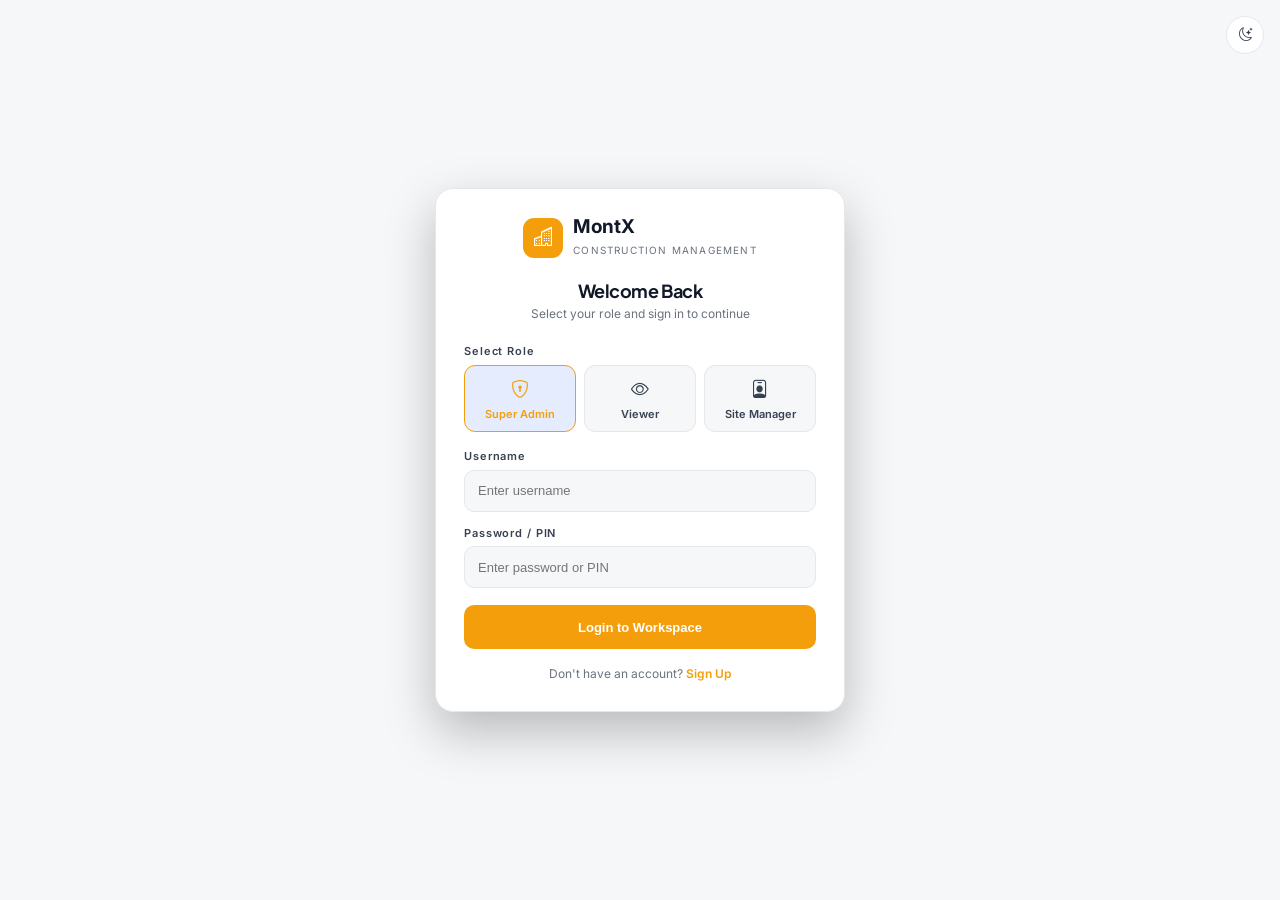
<file: vendors.html>
<!doctype html>
<html lang="en" data-theme="light">
<head>
<meta charset="utf-8"><meta name="viewport" content="width=device-width, initial-scale=1">
<title>MontX | Vendor Management</title>
<link rel="preconnect" href="https://fonts.googleapis.com"><link href="https://fonts.googleapis.com/css2?family=Inter:wght@300;400;500;600;700&display=swap" rel="stylesheet">
<link href="https://cdn.jsdelivr.net/npm/bootstrap@5.3.3/dist/css/bootstrap.min.css" rel="stylesheet">
<link href="https://cdn.jsdelivr.net/npm/bootstrap-icons@1.11.3/font/bootstrap-icons.min.css" rel="stylesheet">
<link href="assets/css/style.css" rel="stylesheet">
<style>
	.page-head{display:flex;justify-content:space-between;align-items:end;gap:16px;margin:32px 0 22px}.page-head h1{margin:8px 0 4px}.page-head p{font-size:12px;color:var(--text-muted);margin:0}
	.vendor-tools{display:flex;gap:10px;align-items:center;margin:15px 0}.searchbox{position:relative;flex:1;max-width:370px}.searchbox i{position:absolute;left:13px;top:10px;color:var(--text-muted)}.searchbox input{width:100%;border:1px solid var(--border);background:var(--bg-secondary);color:var(--text-primary);border-radius:11px;padding:9px 12px 9px 36px;font-size:12px;outline:none}.searchbox input:focus{border-color:var(--accent);box-shadow:0 0 0 3px var(--accent-light)}	.vendor-grid{display:grid;grid-template-columns:repeat(3,minmax(0,1fr));gap:13px}.vendor-card{padding:17px;transition:all 0.25s ease;animation:rise .5s both;background:var(--bg-secondary);border:1px solid var(--border);border-radius:16px}.vendor-card:hover{transform:translateY(-4px);box-shadow:var(--shadow-md)}.vendor-top{display:flex;justify-content:space-between;align-items:start}.vendor-avatar{width:40px;height:40px;display:grid;place-items:center;border-radius:13px;background:rgba(100,116,139,0.1);color:var(--primary);font-weight:800;font-size:13px}.vendor-card h3{font-size:14px;font-weight:800;margin:14px 0 3px;color:var(--text-primary)}.vendor-desc{font-size:9px;color:var(--text-muted);min-height:15px}.rate-row{display:grid;grid-template-columns:1fr 1fr;gap:8px;margin-top:14px}.rate{padding:10px;border-radius:11px;background:var(--bg-tertiary);border:1px solid var(--border)}.rate small,.rate b{display:block}.rate small{font-size:8px;color:var(--text-muted)}.rate b{font-size:15px;margin-top:3px;color:var(--text-primary)}.rate b span{font-size:9px;color:var(--text-muted);font-weight:500}.vendor-bottom{display:flex;justify-content:space-between;align-items:center;border-top:1px solid var(--border);margin-top:13px;padding-top:11px;gap:8px}.assigned-sites{font-size:8px;color:var(--text-muted);overflow:hidden;text-overflow:ellipsis;white-space:nowrap}.vendor-status{font-size:8px;font-weight:800;padding:5px 8px;border-radius:20px;background:rgba(5,150,105,0.15);color:var(--success)}.vendor-status.inactive{background:rgba(217,119,6,0.15);color:var(--warning)}.empty-state{grid-column:1/-1;text-align:center;padding:55px 20px;color:var(--text-muted)}.empty-state i{font-size:32px;display:block;margin-bottom:10px}
	.site-checks{display:grid;grid-template-columns:repeat(2,minmax(0,1fr));gap:8px}.site-check{display:flex;align-items:center;gap:8px;border:1px solid var(--border);background:var(--bg-secondary);border-radius:9px;padding:10px 12px;font-size:11px;font-weight:600;letter-spacing:.02em;cursor:pointer}.site-check input{accent-color:var(--accent);margin:0;flex:0 0 auto}
	@media(max-width:1050px){.vendor-grid{grid-template-columns:repeat(2,minmax(0,1fr))}}@media(max-width:650px){.page-head{align-items:start;flex-direction:column}.vendor-tools{flex-wrap:wrap}.searchbox{max-width:none;flex-basis:100%}.vendor-grid{grid-template-columns:1fr}}
</style>
</head>
<body>
<div class="glow glow-a"></div><div class="glow glow-b"></div>
<div class="layout">
<aside class="sidebar glass" id="sidebar">
  <a class="brand" href="index.html" aria-label="MontX home"><span class="brand-icon"><i class="bi bi-buildings" aria-hidden="true"></i></span><span><b>MontX</b><small>CONSTRUCTION MANAGEMENT</small></span></a>
  <div class="nav-label">WORKSPACE</div>
  <nav class="nav flex-column" aria-label="Workspace navigation">
    <a class="nav-link" href="index.html"><i class="bi bi-grid-1x2" aria-hidden="true"></i><span>Overview</span></a>
<a class="nav-link" href="sites.html"><i class="bi bi-building" aria-hidden="true"></i><span>Projects & Sites</span></a>
<a class="nav-link active" href="vendors.html" aria-current="page"><i class="bi bi-people" aria-hidden="true"></i><span>Vendors</span></a>
<a class="nav-link" href="attendance.html"><i class="bi bi-person-workspace" aria-hidden="true"></i><span>Labour & Attendance</span></a>
<a class="nav-link" href="salary.html"><i class="bi bi-wallet2" aria-hidden="true"></i><span>Salary & Payments</span></a>
<a class="nav-link" href="inventory.html"><i class="bi bi-box-seam" aria-hidden="true"></i><span>Inventory</span></a>
<a class="nav-link" href="expenses.html"><i class="bi bi-receipt" aria-hidden="true"></i><span>Expenses</span></a>
<a class="nav-link" href="reports.html"><i class="bi bi-graph-up-arrow" aria-hidden="true"></i><span>Project Cost Report</span></a>
  <a class="nav-link" href="performance.html"><i class="bi bi-speedometer2" aria-hidden="true"></i><span>Performance</span></a>
<a class="nav-link" href="data.html"><i class="bi bi-shield-check" aria-hidden="true"></i><span>Data & Backup</span></a>
  </nav>
  <div class="sidebar-bottom">
    
    <div class="user"><span>MX</span><div><b>MontX Admin</b><small>Master workspace</small></div><i class="bi bi-three-dots" aria-hidden="true"></i></div>
  </div>
</aside>
<main class="main">
<header class="topbar"><button class="icon-btn mobile-menu" id="menuToggle"><i class="bi bi-list"></i></button><div class="crumb">Workspace <i class="bi bi-chevron-right"></i> <b>Vendors</b></div><div class="top-actions"><span class="live"><i></i> SYSTEM LIVE</span><button class="icon-btn"><i class="bi bi-bell"></i></button><button class="icon-btn" id="themeToggle"><i class="bi bi-moon-stars"></i></button><span class="mini-avatar">MX</span></div></header>
<div class="page-head"><div><div class="eyebrow">WORKFORCE PARTNERS <span></span> MASTER WORKSPACE</div><h1>Vendor Management<span>.</span></h1><p>Manage vendor rates and the sites they serve. No individual worker profiles.</p></div><button class="btn btn-primary" data-bs-toggle="modal" data-bs-target="#vendorModal" id="addVendorBtn"><i class="bi bi-plus-lg"></i> Add vendor</button></div>
<section class="metrics" style="margin-bottom:15px">
<article class="metric glass"><div class="metric-head">Total vendors <i class="bi bi-people"></i></div><strong id="totalVendors">0</strong><small>Registered vendors</small></article>
<article class="metric glass"><div class="metric-head">Active vendors <i class="bi bi-person-check"></i></div><strong id="activeVendors">0</strong><small>Available for work</small></article>
<article class="metric glass"><div class="metric-head">Site assignments <i class="bi bi-building-check"></i></div><strong id="assignments">0</strong><small>Vendor-to-site links</small></article>
<article class="metric glass"><div class="metric-head">Average Karigar rate <i class="bi bi-currency-rupee"></i></div><strong id="avgRate">₹0</strong><small>Per attendance day</small></article>
</section>
<div class="vendor-tools"><div class="searchbox"><i class="bi bi-search"></i><input id="vendorSearch" type="search" placeholder="Search vendor or description..."></div><select class="form-select" id="vendorStatus"><option value="all">All statuses</option><option>Active</option><option>Inactive</option></select><span class="ms-auto" id="vendorCount" style="font-size:9px;color:var(--text-muted)">0 vendors</span></div>
<section class="vendor-grid" id="vendorGrid"></section>
<footer>© 2026 MontX Construction Management <span><i class="bi bi-shield-check"></i> Saved in this browser</span></footer>
</main></div>
<div class="modal fade" id="vendorModal" tabindex="-1" aria-hidden="true"><div class="modal-dialog modal-dialog-centered modal-lg"><div class="modal-content"><form id="vendorForm">
<div class="modal-header"><h5 class="modal-title" id="modalTitle">Register vendor</h5><button type="button" class="btn-close" data-bs-dismiss="modal" aria-label="Close"></button></div>
<div class="modal-body"><input type="hidden" id="vendorId">
<div class="row g-3"><div class="col-md-6"><label class="form-label" for="vendorName">Vendor name *</label><input class="form-control" id="vendorName" maxlength="100" required placeholder="Enter vendor / contractor name"></div>
<div class="col-md-6"><label class="form-label" for="vendorMobile">Mobile number (optional)</label><input class="form-control" id="vendorMobile" type="tel" maxlength="20" placeholder="Enter vendor contact number"></div>
<div class="col-md-6"><label class="form-label" for="vendorStatusInput">Status</label><select class="form-select" id="vendorStatusInput"><option>Active</option><option>Inactive</option></select></div>
<div class="col-md-6"><label class="form-label" for="karigarRate">Karigar rate (₹ / day) *</label><input class="form-control" id="karigarRate" type="number" min="0" max="1000000" step="0.01" required placeholder="e.g. 650"></div>
<div class="col-md-6"><label class="form-label" for="majurRate">Majur rate (₹ / day) *</label><input class="form-control" id="majurRate" type="number" min="0" max="1000000" step="0.01" required placeholder="e.g. 450"></div>
<div class="col-12"><label class="form-label">Assign sites</label><div class="site-checks" id="siteChecks"></div><div class="form-text">A vendor can be assigned to more than one site. Create sites first in Projects & Sites.</div></div>
<div class="col-12"><label class="form-label" for="vendorDescription">Description / notes</label><textarea class="form-control" id="vendorDescription" rows="2" maxlength="500" placeholder="Optional notes about this vendor"></textarea></div></div>
<div class="alert alert-info py-2 mt-3 mb-0" style="font-size:9px">Rates entered here are the vendor's current rates. The salary module will preserve rate snapshots for each attendance entry.</div>
</div><div class="modal-footer"><button type="button" class="btn btn-outline-soft" data-bs-dismiss="modal">Cancel</button><button type="submit" class="btn btn-primary" id="saveVendorBtn">Save vendor</button></div>
</form></div></div></div>
<div class="toast-container position-fixed bottom-0 end-0 p-3"><div id="noticeToast" class="toast glass" role="status"><div class="toast-body" id="toastMessage" style="font-size:11px;color:var(--text)">Saved</div></div></div>
<script src="https://cdn.jsdelivr.net/npm/bootstrap@5.3.3/dist/js/bootstrap.bundle.min.js"></script><script src="assets/js/custom-select.js?v=2"></script><script src="assets/js/app.js"></script><script src="assets/js/vendors.js"></script>
</body></html>
</file>
<file: assets/css/style.css>
/* ============================================================================
   MontX Construction Management — Quantro UI/UX Pro Max Design System
   Dark Outer Shell (#111113) + Floating Canvas + Vibrant Amber (#F59E0B)
   Full Light & Dark Theme Support | Accessible Contrast | Responsive Layout
   ============================================================================ */
@import url('https://fonts.googleapis.com/css2?family=Inter:wght@400;500;600;700&family=Plus+Jakarta+Sans:wght@600;700;800&family=JetBrains+Mono:wght@400;500&display=swap');

:root {
  color-scheme: light;

  /* Brand & Accent (Quantro Amber) */
  --accent: #F59E0B;
  --accent-dark: #D97706;
  --accent-light: rgba(245, 158, 11, 0.14);
  --primary: #18181B;
  --primary-dark: #09090B;
  --secondary: #52525B;

  /* Shell & Surfaces */
  --shell-bg: #111113;
  --sidebar-text: #A1A1AA;
  --sidebar-hover-bg: rgba(255, 255, 255, 0.06);
  --sidebar-active-bg: rgba(255, 255, 255, 0.10);
  --sidebar-active-text: #FFFFFF;

  --bg-primary: #F6F7F9;
  --bg-secondary: #FFFFFF;
  --bg-tertiary: #F3F4F6;
  --bg-muted: #EBEDF0;

  /* Text */
  --text-primary: #111827;
  --text-secondary: #374151;
  --text-muted: #6B7280;
  --text-light: #9CA3AF;

  /* Borders & Elevation */
  --border: #E5E7EB;
  --border-strong: #D1D5DB;
  --shadow-sm: 0 1px 2px rgba(17, 24, 39, 0.04);
  --shadow-md: 0 6px 20px rgba(17, 24, 39, 0.06);
  --shadow-lg: 0 14px 34px rgba(17, 24, 39, 0.10);
  --shadow-xl: 0 24px 56px rgba(17, 24, 39, 0.16);

  /* Semantic */
  --success: #15803D;
  --success-bg: #DCFCE7;
  --warning: #B45309;
  --warning-bg: #FEF3C7;
  --danger: #DC2626;
  --danger-bg: #FEE2E2;
  --info: #1D4ED8;
  --info-bg: #DBEAFE;

  /* Charts */
  --chart-primary: #F59E0B;
  --chart-secondary: #18181B;
  --chart-tertiary: #15803D;
  --chart-grid: #F1F3F5;
  --chart-label: #6B7280;
  --chart-fill: rgba(245, 158, 11, 0.16);

  /* Dropdowns */
  --dropdown-bg: #FFFFFF;
  --dropdown-hover: #FEF3C7;
  --dropdown-text: #1F2937;
  --dropdown-shadow: 0 16px 38px rgba(17, 24, 39, 0.14), 0 2px 8px rgba(17, 24, 39, 0.06);

  /* Radii & Motion */
  --radius-canvas: 26px;
  --radius-card: 18px;
  --radius-control: 12px;
  --radius-pill: 9999px;
  --ease: cubic-bezier(0.2, 0.8, 0.2, 1);

  /* Legacy compatibility aliases */
  --bg: var(--bg-primary);
  --glass: var(--bg-secondary);
  --text: var(--text-primary);
  --text-2: var(--text-secondary);
  --muted: var(--text-muted);
  --line: var(--border);
  --c1: #E5E7EB;
  --c2: #D1D5DB;
  --c3: var(--primary);
  --c4: var(--primary-dark);
}

html[data-theme="dark"] {
  color-scheme: dark;

  --accent: #F59E0B;
  --accent-dark: #FBBF24;
  --accent-light: rgba(245, 158, 11, 0.18);
  --primary: #F4F4F5;
  --primary-dark: #FFFFFF;
  --secondary: #A1A1AA;

  --shell-bg: #09090B;
  --bg-primary: #141417;
  --bg-secondary: #1C1C21;
  --bg-tertiary: #24242B;
  --bg-muted: #27272E;

  --text-primary: #F9FAFB;
  --text-secondary: #D4D4D8;
  --text-muted: #A1A1AA;
  --text-light: #71717A;

  --border: #2A2A32;
  --border-strong: #3F3F46;
  --shadow-sm: 0 1px 2px rgba(0, 0, 0, 0.28);
  --shadow-md: 0 8px 24px rgba(0, 0, 0, 0.36);
  --shadow-lg: 0 16px 40px rgba(0, 0, 0, 0.45);
  --shadow-xl: 0 24px 60px rgba(0, 0, 0, 0.56);

  --success: #4ADE80;
  --success-bg: rgba(74, 222, 128, 0.14);
  --warning: #FBBF24;
  --warning-bg: rgba(251, 191, 36, 0.14);
  --danger: #F87171;
  --danger-bg: rgba(248, 113, 113, 0.14);
  --info: #60A5FA;
  --info-bg: rgba(96, 165, 250, 0.14);

  --chart-primary: #F59E0B;
  --chart-secondary: #E4E4E7;
  --chart-tertiary: #4ADE80;
  --chart-grid: #27272E;
  --chart-label: #A1A1AA;
  --chart-fill: rgba(245, 158, 11, 0.20);

  --dropdown-bg: #1F1F25;
  --dropdown-hover: rgba(245, 158, 11, 0.16);
  --dropdown-text: #F4F4F5;
  --dropdown-shadow: 0 20px 48px rgba(0, 0, 0, 0.55);

  --bg: var(--bg-primary);
  --glass: var(--bg-secondary);
  --text: var(--text-primary);
  --text-2: var(--text-secondary);
  --muted: var(--text-muted);
  --line: var(--border);
}

/* ============================================================================
   Base & Reset
   ============================================================================ */
*, *::before, *::after {
  box-sizing: border-box;
}

html, body {
  margin: 0;
  padding: 0;
  height: 100%;
  background: var(--shell-bg);
  color: var(--text-primary);
  font-family: 'Inter', -apple-system, BlinkMacSystemFont, sans-serif;
  font-size: 14px;
  line-height: 1.5;
  -webkit-font-smoothing: antialiased;
  overflow-x: hidden;
}

h1, h2, h3, h4, h5, h6, .brand b {
  font-family: 'Plus Jakarta Sans', 'Inter', sans-serif;
  color: var(--text-primary);
  letter-spacing: -0.025em;
}

::selection {
  background: var(--accent-light);
  color: var(--text-primary);
}

:focus-visible {
  outline: 2px solid var(--accent);
  outline-offset: 2px;
}

.glow {
  display: none !important;
}

/* Scrollbars */
* {
  scrollbar-width: thin;
  scrollbar-color: var(--border-strong) transparent;
}
::-webkit-scrollbar {
  width: 6px;
  height: 6px;
}
::-webkit-scrollbar-track {
  background: transparent;
}
::-webkit-scrollbar-thumb {
  background: var(--border-strong);
  border-radius: 999px;
}
::-webkit-scrollbar-thumb:hover {
  background: var(--accent);
}

/* ============================================================================
   Quantro Shell Layout (Dark Sidebar + Floating Rounded Canvas)
   ============================================================================ */
.layout {
  display: flex;
  height: 100vh;
  width: 100%;
  background: var(--shell-bg);
  padding: 12px 12px 12px 0;
  gap: 0;
  overflow: hidden;
}

.sidebar {
  width: 248px;
  flex: 0 0 248px;
  height: 100%;
  background: var(--shell-bg);
  color: var(--sidebar-text);
  border: 0;
  border-radius: 0;
  box-shadow: none;
  padding: 16px 14px 16px 16px;
  display: flex;
  flex-direction: column;
  overflow-y: auto;
  overflow-x: hidden;
  scrollbar-color: rgba(255, 255, 255, 0.14) transparent;
}
.sidebar::-webkit-scrollbar-thumb {
  background: rgba(255, 255, 255, 0.14);
}

.brand {
  display: flex;
  align-items: center;
  gap: 11px;
  text-decoration: none;
  padding: 6px 8px 20px;
  flex-shrink: 0;
}
.brand-icon {
  width: 38px;
  height: 38px;
  border-radius: 11px;
  display: grid;
  place-items: center;
  background: linear-gradient(135deg, #F59E0B, #D97706);
  color: #111113;
  font-size: 18px;
  box-shadow: 0 6px 16px rgba(245, 158, 11, 0.28);
  flex-shrink: 0;
}
.brand b {
  display: block;
  font-size: 19px;
  font-weight: 800;
  color: #FFFFFF;
  line-height: 1.15;
}
.brand small {
  display: block;
  font-size: 9px;
  letter-spacing: 1.1px;
  color: #71717A;
  font-weight: 600;
  margin-top: 2px;
}

.nav-label {
  font-size: 10px;
  letter-spacing: 1.2px;
  color: #71717A;
  font-weight: 700;
  padding: 4px 12px 8px;
  flex-shrink: 0;
}

.sidebar .nav {
  display: flex;
  flex-direction: column;
  gap: 3px;
}

.sidebar .nav-link {
  display: flex;
  align-items: center;
  gap: 11px;
  min-height: 40px;
  padding: 9px 12px;
  border-radius: 11px;
  color: var(--sidebar-text);
  font-size: 13px;
  font-weight: 500;
  text-decoration: none;
  border: 1px solid transparent;
  background: transparent;
  transition: background 160ms var(--ease), color 160ms var(--ease);
}
.sidebar .nav-link i {
  font-size: 16px;
  width: 20px;
  text-align: center;
  color: #71717A;
  transition: color 160ms var(--ease);
}
.sidebar .nav-link:hover {
  background: var(--sidebar-hover-bg);
  color: #FFFFFF;
}
.sidebar .nav-link:hover i {
  color: #D4D4D8;
}
.sidebar .nav-link.active,
.sidebar .nav-link[aria-current="page"] {
  background: var(--sidebar-active-bg);
  color: var(--sidebar-active-text);
  font-weight: 600;
  border-color: rgba(255, 255, 255, 0.06);
}
.sidebar .nav-link.active i,
.sidebar .nav-link[aria-current="page"] i {
  color: var(--accent);
}

/* Sidebar Bottom */
.sidebar-bottom {
  margin-top: auto;
  padding-top: 14px;
  flex-shrink: 0;
}






.user {
  display: flex;
  align-items: center;
  gap: 10px;
  padding: 10px 8px 2px;
  border-top: 1px solid rgba(255, 255, 255, 0.08);
}
.user > span,
.mini-avatar {
  width: 34px;
  height: 34px;
  border-radius: 50%;
  display: grid;
  place-items: center;
  background: linear-gradient(135deg, #F59E0B, #D97706);
  color: #111113;
  font-size: 11px;
  font-weight: 800;
  flex-shrink: 0;
}
.user b {
  display: block;
  font-size: 12.5px;
  font-weight: 600;
  color: #FFFFFF;
  line-height: 1.25;
}
.user small {
  display: block;
  font-size: 10.5px;
  color: #71717A;
}
.user > i {
  margin-left: auto;
  color: #71717A;
}

/* Main Floating Canvas */
.main {
  flex: 1;
  min-width: 0;
  height: 100%;
  background: var(--bg-primary);
  border-radius: var(--radius-canvas);
  border: 1px solid var(--border);
  box-shadow: 0 0 0 1px rgba(255, 255, 255, 0.04), var(--shadow-lg);
  padding: 20px 28px 28px;
  overflow-y: auto;
  overflow-x: hidden;
  display: flex;
  flex-direction: column;
}

/* ============================================================================
   Topbar
   ============================================================================ */
.topbar {
  display: flex;
  align-items: center;
  justify-content: space-between;
  gap: 12px;
  min-height: 48px;
  padding-bottom: 14px;
  border-bottom: 1px solid var(--border);
  flex-shrink: 0;
}

.crumb {
  font-size: 13px;
  color: var(--text-muted);
  display: flex;
  align-items: center;
  gap: 6px;
}
.crumb i {
  font-size: 10px;
  color: var(--text-light);
}
.crumb b {
  color: var(--text-primary);
  font-weight: 600;
}

.top-actions {
  display: flex;
  align-items: center;
  gap: 8px;
}

.live {
  font-size: 11px;
  letter-spacing: 0.4px;
  font-weight: 600;
  color: var(--success);
  background: var(--success-bg);
  padding: 6px 12px;
  border-radius: var(--radius-pill);
  display: inline-flex;
  align-items: center;
  gap: 7px;
  white-space: nowrap;
}
.live i {
  display: inline-block;
  width: 7px;
  height: 7px;
  background: var(--success);
  border-radius: 50%;
  box-shadow: 0 0 0 3px rgba(21, 128, 61, 0.2);
  animation: quantro-pulse 2.2s ease-out infinite;
}

.icon-btn {
  width: 38px;
  height: 38px;
  padding: 0;
  border: 1px solid var(--border);
  border-radius: 50%;
  background: var(--bg-secondary);
  color: var(--text-secondary);
  display: inline-flex;
  align-items: center;
  justify-content: center;
  cursor: pointer;
  transition: background 150ms ease, color 150ms ease, border-color 150ms ease, transform 150ms ease;
}
.icon-btn:hover {
  background: var(--bg-tertiary);
  color: var(--text-primary);
  border-color: var(--border-strong);
  transform: translateY(-1px);
}

.mobile-menu {
  display: none;
}

/* ============================================================================
   Page Headings & Welcome
   ============================================================================ */
.welcome,
.page-head {
  display: flex;
  justify-content: space-between;
  align-items: flex-end;
  gap: 16px;
  margin: 24px 0 22px !important;
  flex-wrap: wrap;
}

.eyebrow,
label {
  font-size: 11px;
  letter-spacing: 0.08em;
  color: var(--text-muted);
  font-weight: 600;
}
.eyebrow {
  display: inline-flex;
  align-items: center;
  gap: 10px;
  text-transform: uppercase;
}
.eyebrow span {
  height: 1px;
  width: 20px;
  background: var(--border-strong);
}

h1 {
  font-size: clamp(24px, 2.6vw, 32px);
  font-weight: 800;
  line-height: 1.15;
  margin: 6px 0 4px !important;
  color: var(--text-primary);
}
h1 span {
  color: var(--accent);
}

.welcome p,
.page-head p {
  font-size: 13.5px !important;
  color: var(--text-muted);
  margin: 0;
  max-width: 520px;
}

.quick-actions {
  display: flex;
  align-items: center;
  gap: 10px;
  flex-wrap: wrap;
}

/* ============================================================================
   Buttons (Quantro Pill Primary & Clean Secondary)
   ============================================================================ */
.btn {
  display: inline-flex;
  align-items: center;
  justify-content: center;
  gap: 8px;
  font-family: 'Inter', sans-serif;
  font-size: 13px;
  font-weight: 600;
  line-height: 1.2;
  min-height: 40px;
  padding: 9px 18px;
  border-radius: var(--radius-pill);
  text-decoration: none;
  white-space: nowrap;
  cursor: pointer;
  touch-action: manipulation;
  transition: background 160ms var(--ease), color 160ms var(--ease), border-color 160ms var(--ease), transform 140ms var(--ease), box-shadow 160ms var(--ease);
}

.btn-primary {
  background: #141417;
  color: #FFFFFF;
  border: 1px solid #141417;
  box-shadow: 0 4px 12px rgba(17, 24, 39, 0.14);
}
.btn-primary:hover,
.btn-primary:focus-visible {
  background: var(--accent);
  border-color: var(--accent);
  color: #111113;
  transform: translateY(-1px);
  box-shadow: 0 6px 18px rgba(245, 158, 11, 0.28);
}
.btn-primary:active {
  transform: translateY(0) scale(0.985);
}
html[data-theme="dark"] .btn-primary {
  background: var(--accent);
  border-color: var(--accent);
  color: #111113;
}
html[data-theme="dark"] .btn-primary:hover {
  background: var(--accent-dark);
  border-color: var(--accent-dark);
  color: #111113;
}

.btn-outline-soft {
  background: var(--bg-secondary);
  color: var(--text-primary);
  border: 1px solid var(--border);
  box-shadow: var(--shadow-sm);
}
.btn-outline-soft:hover,
.btn-outline-soft:focus-visible {
  background: var(--bg-tertiary);
  border-color: var(--border-strong);
  color: var(--text-primary);
  transform: translateY(-1px);
}

.btn-sm {
  min-height: 34px;
  padding: 6px 13px;
  font-size: 12px;
}

/* ============================================================================
   Metric KPI Cards (Quantro Hero Dark Card #1 + Crisp Light Cards)
   ============================================================================ */
.metrics {
  display: grid;
  grid-template-columns: repeat(4, minmax(0, 1fr));
  gap: 16px;
  margin-bottom: 18px;
}

.metric {
  position: relative;
  overflow: hidden;
  background: var(--bg-secondary);
  border: 1px solid var(--border);
  border-radius: var(--radius-card);
  padding: 20px;
  box-shadow: var(--shadow-sm);
  transition: transform 200ms var(--ease), box-shadow 200ms var(--ease), border-color 200ms ease;
  animation: quantro-rise 380ms var(--ease) both;
}
.metric:nth-child(2) { animation-delay: 45ms; }
.metric:nth-child(3) { animation-delay: 90ms; }
.metric:nth-child(4) { animation-delay: 135ms; }
.metric:hover {
  transform: translateY(-3px);
  box-shadow: var(--shadow-md);
  border-color: var(--border-strong);
}

.metric-head {
  display: flex;
  align-items: center;
  justify-content: space-between;
  gap: 8px;
  color: var(--text-muted);
  font-size: 12px;
  font-weight: 600;
  margin-bottom: 10px;
}
.metric-head i {
  width: 34px;
  height: 34px;
  border-radius: 10px;
  background: var(--bg-tertiary);
  color: var(--text-primary);
  display: grid;
  place-items: center;
  font-size: 16px;
  flex-shrink: 0;
}

.metric > strong {
  display: block;
  font-family: 'Plus Jakarta Sans', 'Inter', sans-serif;
  font-size: 28px;
  font-weight: 800;
  letter-spacing: -0.03em;
  font-variant-numeric: tabular-nums;
  color: var(--text-primary);
  margin: 4px 0 6px;
  line-height: 1.15;
}

.metric > small {
  display: block;
  font-size: 11.5px;
  color: var(--text-muted);
  line-height: 1.4;
}
.metric em {
  font-style: normal;
  font-weight: 600;
  color: var(--success);
  margin-right: 5px;
}
.metric em.warn {
  color: var(--warning);
}
.metric em.muted {
  color: var(--text-secondary);
}

/* Mini sparkline bars in metric cards */
.bars {
  position: absolute;
  right: 18px;
  bottom: 16px;
  display: flex;
  gap: 3px;
  align-items: flex-end;
  height: 26px;
  opacity: 0.7;
  pointer-events: none;
}
.bars i {
  width: 4px;
  border-radius: 4px;
  background: rgba(245, 158, 11, 0.35);
}
.bars i:nth-child(1) { height: 42%; }
.bars i:nth-child(2) { height: 68%; }
.bars i:nth-child(3) { height: 50%; }
.bars i:nth-child(4) { height: 85%; }
.bars i:nth-child(5) { height: 62%; }
.bars i:nth-child(6) { height: 100%; background: var(--accent); }

/* Quantro Signature: First Metric Card Inverted Dark */
.metrics .metric:first-child {
  background: radial-gradient(circle at 85% 95%, rgba(245, 158, 11, 0.22), transparent 55%), #141417;
  border-color: #27272A;
  color: #FFFFFF;
  box-shadow: 0 12px 28px rgba(17, 24, 39, 0.16);
}
.metrics .metric:first-child .metric-head {
  color: #A1A1AA;
}
.metrics .metric:first-child .metric-head i {
  background: rgba(245, 158, 11, 0.16);
  color: var(--accent);
}
.metrics .metric:first-child > strong {
  color: #FFFFFF;
}
.metrics .metric:first-child > small {
  color: #A1A1AA;
}
.metrics .metric:first-child em {
  color: #4ADE80;
}
.metrics .metric:first-child .bars i {
  background: rgba(245, 158, 11, 0.4);
}
.metrics .metric:first-child .bars i:nth-child(6) {
  background: #F59E0B;
}

/* ============================================================================
   Surfaces, Cards, Panels & Sections
   ============================================================================ */
.glass,
.card,
.panel,
.chart-card,
.activity,
.sites,
.site-card,
.vendor-card,
.report-panel,
.expense-panel,
.inventory-panel {
  background: var(--bg-secondary);
  border: 1px solid var(--border);
  border-radius: var(--radius-card);
  box-shadow: var(--shadow-sm);
  color: var(--text-primary);
}

.lower {
  display: grid;
  grid-template-columns: 1.5fr 1fr;
  gap: 16px;
  margin-top: 2px;
}

.chart-card,
.activity,
.sites {
  padding: 22px;
}

.sites {
  margin-top: 16px;
}

.section-head {
  display: flex;
  justify-content: space-between;
  align-items: center;
  gap: 12px;
  margin-bottom: 14px;
}
.section-head label {
  display: block;
  font-size: 10.5px;
  text-transform: uppercase;
  letter-spacing: 0.08em;
  color: var(--text-muted);
}
.section-head h2 {
  font-size: 17px;
  font-weight: 700;
  margin: 2px 0 0;
  color: var(--text-primary);
}
.section-head > a {
  font-size: 12.5px;
  font-weight: 600;
  color: var(--accent-dark);
  text-decoration: none;
}
.section-head > a:hover {
  text-decoration: underline;
}

.pill {
  display: inline-flex;
  align-items: center;
  border: 1px solid var(--border);
  background: var(--bg-tertiary);
  border-radius: var(--radius-pill);
  padding: 5px 12px;
  color: var(--text-secondary);
  font-size: 11.5px;
  font-weight: 600;
}

.legend {
  display: flex;
  gap: 18px;
  font-size: 12px;
  font-weight: 500;
  color: var(--text-muted);
  margin-bottom: 8px;
}
.legend span:first-child { color: var(--chart-primary); }
.legend span:last-child { color: var(--chart-secondary); }

.chart-wrap {
  height: 220px;
  margin-top: 8px;
}

/* Activity Feed */
#recentActivityList {
  display: flex;
  flex-direction: column;
}
.event {
  display: flex;
  align-items: flex-start;
  gap: 12px;
  padding: 12px 0;
  border-bottom: 1px solid var(--border);
}
.event:last-child {
  border-bottom: 0;
  padding-bottom: 0;
}
.event-icon {
  width: 36px;
  height: 36px;
  border-radius: 11px;
  background: var(--bg-tertiary);
  color: var(--text-primary);
  display: grid;
  place-items: center;
  flex: 0 0 36px;
  font-size: 15px;
}
.event b {
  display: block;
  font-size: 13px;
  font-weight: 600;
  color: var(--text-primary);
}
.event small {
  display: block;
  font-size: 12px;
  color: var(--text-muted);
  margin-top: 2px;
}
.event time {
  display: block;
  font-size: 11px;
  color: var(--text-light);
  margin-top: 3px;
}

/* ============================================================================
   Tables (Readable 13px Typography + Clean Dividers)
   ============================================================================ */
.table-responsive,
.table-wrap,
.att-table-wrap,
.wrap,
.activity-table-wrap {
  width: 100%;
  max-width: 100%;
  overflow-x: auto;
  border-radius: 12px;
}

.table {
  --bs-table-bg: transparent;
  --bs-table-color: var(--text-primary);
  --bs-table-border-color: var(--border);
  margin-bottom: 0;
}

.table th,
.data-table th,
.att-table th,
.inventory-table th,
.tbl th,
.activity-table th {
  background: var(--bg-tertiary) !important;
  color: var(--text-muted) !important;
  font-size: 11px !important;
  font-weight: 700 !important;
  letter-spacing: 0.05em !important;
  text-transform: uppercase !important;
  padding: 12px 14px !important;
  border-bottom: 1px solid var(--border) !important;
  white-space: nowrap;
}

.table td,
.data-table td,
.att-table td,
.inventory-table td,
.tbl td,
.activity-table td {
  color: var(--text-secondary) !important;
  font-size: 13px !important;
  padding: 13px 14px !important;
  border-bottom: 1px solid var(--border) !important;
  vertical-align: middle;
}

.table tbody tr:hover,
.data-table tbody tr:hover,
.att-table tbody tr:hover,
.inventory-table tbody tr:hover,
.tbl tbody tr:hover {
  background: var(--bg-tertiary);
}

.table td b,
.data-table td b,
.att-table td b,
.inventory-table td b,
.tbl td b {
  color: var(--text-primary);
  font-weight: 600;
}

.table td small,
.data-table td small {
  display: block;
  font-size: 11.5px !important;
  color: var(--text-muted);
  margin-top: 2px;
}

.money,
.amount {
  font-weight: 700;
  font-variant-numeric: tabular-nums;
  color: var(--text-primary) !important;
}

/* Status Pills & Badges */
.status,
.overview-site-status,
.site-status,
.vendor-status,
.entry-type {
  display: inline-flex;
  align-items: center;
  padding: 4px 11px !important;
  border-radius: var(--radius-pill) !important;
  font-size: 11.5px !important;
  font-weight: 600 !important;
  line-height: 1.3;
  white-space: nowrap;
}
.status,
.overview-site-status,
.site-status,
.vendor-status,
.entry-type.income {
  background: var(--success-bg) !important;
  color: var(--success) !important;
}
.status.review,
.site-status.paused,
.vendor-status.inactive {
  background: var(--warning-bg) !important;
  color: var(--warning) !important;
}
.status.pending {
  background: var(--info-bg) !important;
  color: var(--info) !important;
}
.entry-type.expense {
  background: var(--danger-bg) !important;
  color: var(--danger) !important;
}

.overview-site-meta {
  font-size: 12px;
  color: var(--text-muted);
}

.income-amount,
.positive {
  color: var(--success) !important;
}
.expense-amount,
.negative,
.negative-balance {
  color: var(--danger) !important;
}

/* ============================================================================
   Toolbars, Search & Form Controls
   ============================================================================ */
.site-tools,
.vendor-tools,
.att-tools,
.tools,
.report-tools,
.filters {
  display: flex;
  flex-wrap: wrap;
  align-items: center;
  gap: 10px;
  margin: 16px 0 18px;
}

.searchbox {
  position: relative;
  flex: 1 1 260px;
  max-width: 380px;
}
.searchbox i {
  position: absolute;
  left: 15px;
  top: 50%;
  transform: translateY(-50%);
  color: var(--text-muted);
  font-size: 14px;
  pointer-events: none;
}
.searchbox input {
  width: 100%;
  min-height: 42px;
  padding: 9px 16px 9px 40px !important;
  border-radius: var(--radius-pill) !important;
  border: 1px solid var(--border) !important;
  background: var(--bg-secondary) !important;
  color: var(--text-primary) !important;
  font-size: 13px !important;
  outline: none;
  transition: border-color 160ms ease, box-shadow 160ms ease;
}
.searchbox input:focus {
  border-color: var(--accent) !important;
  box-shadow: 0 0 0 3px var(--accent-light) !important;
}

/* Standard Form Controls (Rounded 12px — clean for inputs, dates, textareas, files) */
.form-control,
.form-select,
.att-tools input,
.att-tools select,
.tools > input,
.tools > select {
  min-height: 42px;
  padding: 9px 14px !important;
  font-size: 13px !important;
  font-family: 'Inter', sans-serif;
  color: var(--text-primary) !important;
  background-color: var(--bg-secondary) !important;
  border: 1px solid var(--border) !important;
  border-radius: var(--radius-control) !important;
  box-shadow: var(--shadow-sm);
  transition: border-color 160ms ease, box-shadow 160ms ease;
}

.form-control:focus,
.form-select:focus,
.att-tools input:focus,
.tools > input:focus {
  border-color: var(--accent) !important;
  box-shadow: 0 0 0 3px var(--accent-light) !important;
  outline: none;
}

textarea.form-control {
  min-height: 82px;
  border-radius: var(--radius-control) !important;
}

input[type="search"].form-control {
  border-radius: var(--radius-pill) !important;
  padding-left: 16px !important;
}

.form-label {
  font-size: 12px !important;
  font-weight: 600 !important;
  color: var(--text-secondary) !important;
  margin-bottom: 6px;
  letter-spacing: 0.01em;
}

.form-text,
.hint,
.muted,
.muted-note,
.section-subtitle,
.sub {
  font-size: 12px !important;
  color: var(--text-muted) !important;
}

/* Custom Select Widget (montx-select) */
.montx-select-wrap {
  position: relative;
  min-width: 150px;
}
.montx-select-wrap > .montx-native-select {
  position: absolute !important;
  width: 1px !important;
  height: 1px !important;
  padding: 0 !important;
  margin: -1px !important;
  overflow: hidden !important;
  clip: rect(0, 0, 0, 0) !important;
  white-space: nowrap !important;
  border: 0 !important;
  opacity: 0 !important;
  pointer-events: none !important;
}
.montx-select-trigger {
  appearance: none;
  -webkit-appearance: none;
  display: flex;
  align-items: center;
  justify-content: space-between;
  gap: 10px;
  width: 100%;
  min-height: 42px;
  padding: 9px 14px;
  border: 1px solid var(--border);
  border-radius: var(--radius-control);
  background: var(--bg-secondary);
  background-image: none !important;
  color: var(--text-primary);
  font: 500 13px/1.35 'Inter', sans-serif;
  text-align: left;
  cursor: pointer;
  box-shadow: var(--shadow-sm);
  transition: border-color 160ms ease, box-shadow 160ms ease;
}
.montx-select-trigger:hover {
  border-color: var(--border-strong);
}
.montx-select-trigger:focus-visible,
.montx-select-wrap.is-open .montx-select-trigger {
  outline: none;
  border-color: var(--accent);
  box-shadow: 0 0 0 3px var(--accent-light);
}
.montx-select-trigger:disabled {
  opacity: 0.55;
  cursor: not-allowed;
}
.montx-select-value {
  display: block;
  min-width: 0;
  overflow: hidden;
  text-overflow: ellipsis;
  white-space: nowrap;
}
.montx-select-trigger.is-placeholder .montx-select-value {
  color: var(--text-muted);
}
.montx-select-chevron {
  flex: 0 0 8px;
  width: 8px;
  height: 8px;
  border-right: 1.8px solid var(--text-muted);
  border-bottom: 1.8px solid var(--text-muted);
  transform: rotate(45deg) translateY(-2px);
  transition: transform 160ms ease;
}
.montx-select-wrap.is-open .montx-select-chevron {
  transform: rotate(225deg) translate(-1px, -1px);
}
.montx-select-trigger.montx-invalid {
  border-color: var(--danger) !important;
  box-shadow: 0 0 0 3px rgba(220, 38, 38, 0.14) !important;
}
.montx-select-menu {
  position: fixed;
  z-index: 3000;
  overflow-y: auto;
  overscroll-behavior: contain;
  padding: 6px;
  border: 1px solid var(--border);
  border-radius: 14px;
  background: var(--dropdown-bg);
  color: var(--dropdown-text);
  box-shadow: var(--dropdown-shadow);
  animation: quantro-menu-in 140ms var(--ease) both;
}
.montx-select-menu[hidden] {
  display: none !important;
}
.montx-option {
  display: flex;
  align-items: center;
  width: 100%;
  min-height: 38px;
  padding: 8px 12px;
  border: 0;
  border-radius: 9px;
  background: transparent;
  color: var(--dropdown-text);
  font: 500 13px/1.35 'Inter', sans-serif;
  text-align: left;
  cursor: pointer;
}
.montx-option:hover,
.montx-option:focus-visible,
.montx-option.is-current {
  outline: none;
  background: var(--dropdown-hover);
  color: var(--accent-dark);
}
html[data-theme="dark"] .montx-option:hover,
html[data-theme="dark"] .montx-option.is-current {
  color: var(--accent);
}
.montx-option[aria-selected="true"] {
  color: var(--accent-dark);
  font-weight: 700;
}
html[data-theme="dark"] .montx-option[aria-selected="true"] {
  color: var(--accent);
}
.montx-option:disabled {
  opacity: 0.45;
  cursor: not-allowed;
}

/* ============================================================================
   Icon Action Buttons (Edit / Delete / Menu)
   ============================================================================ */
.site-menu,
.action-btn,
.qty-edit {
  display: inline-flex;
  align-items: center;
  justify-content: center;
  width: 34px;
  height: 34px;
  padding: 0;
  border: 1px solid var(--border);
  border-radius: 9px;
  background: var(--bg-tertiary);
  color: var(--text-secondary);
  font-size: 14px;
  cursor: pointer;
  transition: background 150ms ease, color 150ms ease, border-color 150ms ease;
}
.site-menu:hover,
.action-btn:hover,
.qty-edit:hover {
  background: var(--accent-light);
  color: var(--accent-dark);
  border-color: var(--accent);
}
.site-menu.text-danger,
.action-btn.danger,
.qty-edit.text-danger {
  color: var(--danger) !important;
}
.site-menu.text-danger:hover,
.action-btn.danger:hover,
.qty-edit.text-danger:hover {
  background: var(--danger-bg);
  border-color: var(--danger);
}

/* ============================================================================
   Modals, Toasts & Alerts
   ============================================================================ */
.modal {
  padding-left: 0 !important;
  padding-right: 0 !important;
}
.modal-dialog {
  width: min(720px, calc(100vw - 24px));
  max-width: 720px;
  margin: 16px auto;
}
.modal-content {
  background: var(--bg-secondary) !important;
  color: var(--text-primary) !important;
  border: 1px solid var(--border) !important;
  border-radius: 20px !important;
  box-shadow: var(--shadow-xl) !important;
  overflow: hidden;
  max-height: calc(100dvh - 32px);
}
.modal-content > form {
  min-height: 0;
  display: flex;
  flex-direction: column;
}
.modal-header {
  border-bottom: 1px solid var(--border) !important;
  padding: 18px 22px !important;
}
.modal-title {
  font-size: 17px !important;
  font-weight: 700 !important;
  color: var(--text-primary) !important;
}
.modal-body {
  padding: 20px 22px !important;
  overflow-y: auto;
}
.modal-footer {
  border-top: 1px solid var(--border) !important;
  padding: 14px 22px !important;
  gap: 10px;
}
.modal-body .form-control,
.modal-body .form-select,
.modal-body .montx-select-wrap {
  width: 100%;
}
html[data-theme="dark"] .btn-close {
  filter: invert(1) grayscale(100%) brightness(180%);
}

.alert {
  border: 1px solid var(--border);
  border-radius: 12px;
  padding: 12px 15px;
  font-size: 12.5px !important;
}
.alert-info {
  background: var(--info-bg);
  color: var(--info);
  border-color: transparent;
}
.alert-warning {
  background: var(--warning-bg);
  color: var(--warning);
  border-color: transparent;
}

.report-note,
.note,
.warning-note {
  padding: 13px 16px !important;
  border-radius: 14px !important;
  font-size: 12.5px !important;
  line-height: 1.55 !important;
}

.toast {
  background: #141417 !important;
  color: #FFFFFF !important;
  border: 1px solid #27272A !important;
  border-radius: 14px !important;
  box-shadow: var(--shadow-lg) !important;
}
.toast-body {
  color: #FFFFFF !important;
  font-size: 13px !important;
  font-weight: 500;
}

/* Rate preview in Attendance */
.rate-preview {
  background: var(--bg-tertiary);
  border: 1px solid var(--border);
  border-radius: 14px;
  padding: 16px;
}
.rate-preview strong {
  display: block;
  color: var(--accent-dark);
}
html[data-theme="dark"] .rate-preview strong {
  color: var(--accent);
}

/* Progress / Rank Bars */
.rank-track,
.storage-track {
  height: 8px;
  background: var(--bg-tertiary);
  border-radius: var(--radius-pill);
  overflow: hidden;
}
.rank-fill,
.storage-track span {
  display: block;
  height: 100%;
  background: linear-gradient(90deg, #F59E0B, #D97706);
  border-radius: var(--radius-pill);
}

/* Footer */
footer {
  margin-top: auto;
  padding: 20px 2px 0;
  border-top: 1px solid var(--border);
  display: flex;
  justify-content: space-between;
  align-items: center;
  flex-wrap: wrap;
  gap: 10px;
  font-size: 12px;
  color: var(--text-muted);
}

/* Mobile Sidebar Backdrop */
.sidebar-backdrop {
  display: none;
  position: fixed;
  inset: 0;
  background: rgba(9, 9, 11, 0.62);
  backdrop-filter: blur(3px);
  z-index: 1040;
}
.sidebar-backdrop.show {
  display: block;
}

/* Animations */
@keyframes quantro-rise {
  from { opacity: 0; transform: translateY(10px); }
  to { opacity: 1; transform: translateY(0); }
}
@keyframes quantro-menu-in {
  from { opacity: 0; transform: translateY(-4px); }
  to { opacity: 1; transform: translateY(0); }
}
@keyframes quantro-pulse {
  0%, 100% { box-shadow: 0 0 0 0 rgba(21, 128, 61, 0.3); }
  50% { box-shadow: 0 0 0 6px rgba(21, 128, 61, 0); }
}

/* ============================================================================
   Responsive Breakpoints (1440px, 1024px, 768px, 375px)
   ============================================================================ */
@media (max-width: 1180px) {
  .metrics {
    grid-template-columns: repeat(2, minmax(0, 1fr)) !important;
  }
  .lower {
    grid-template-columns: 1fr;
  }
}

@media (max-width: 900px) {
  .sidebar {
    width: 224px;
    flex-basis: 224px;
  }
  .main {
    padding: 16px 20px 24px;
  }
}

@media (max-width: 768px) {
  .layout {
    padding: 0;
    height: auto;
    min-height: 100vh;
    overflow: visible;
  }
  .sidebar {
    position: fixed;
    top: 0;
    left: 0;
    bottom: 0;
    width: 272px;
    height: 100dvh;
    z-index: 1050;
    transform: translateX(-100%);
    transition: transform 240ms var(--ease);
    box-shadow: var(--shadow-xl);
  }
  .sidebar.open {
    transform: translateX(0);
  }
  .main {
    border-radius: 0;
    border: 0;
    height: auto;
    min-height: 100vh;
    padding: 14px 16px 24px;
  }
  .mobile-menu {
    display: inline-flex;
  }
  .live {
    display: none;
  }
  .welcome,
  .page-head {
    flex-direction: column;
    align-items: flex-start;
    margin: 18px 0 16px !important;
  }
  .quick-actions {
    width: 100%;
  }
  .quick-actions .btn {
    flex: 1 1 auto;
  }
  .modal-dialog {
    width: calc(100vw - 16px);
    margin: 8px auto;
  }
}

@media (max-width: 480px) {
  .metrics {
    grid-template-columns: 1fr !important;
  }
  .site-tools > *,
  .vendor-tools > *,
  .att-tools > *,
  .tools > *,
  .report-tools > *,
  .filters > * {
    flex: 1 1 100%;
    max-width: 100%;
  }
}

@media (prefers-reduced-motion: reduce) {
  *, *::before, *::after {
    animation-duration: 0.01ms !important;
    animation-iteration-count: 1 !important;
    transition-duration: 0.01ms !important;
    scroll-behavior: auto !important;
  }
}

/* Fix: Hide the original "Need a hand?" text and force display the "Upgrade" text properly */









/* Ensure the sidebar bottom area is pushed down properly */
.sidebar-bottom {
  margin-top: auto;
  padding-top: 14px;
  flex-shrink: 0;
}

/* Fix: Prevent wide inputs like Month pickers from breaking to full width */
.att-tools > input,
.expense-tools > input,
.report-tools > input,
.site-tools > input,
.vendor-tools > input,
.filter-bar > input,
.inv-tools > input,
.tools > input {
    flex: 1 1 200px !important;
    max-width: 320px !important;
}

/* Ensure toolbars wrap cleanly and don't stretch items unnaturally */
.att-tools, .expense-tools, .report-tools, .site-tools, .vendor-tools, .filter-bar, .inv-tools, .tools {
    display: flex;
    flex-wrap: wrap;
    align-items: center;
    gap: 12px;
    margin-bottom: 24px;
}

.tools > * {
    flex: 0 1 auto !important;
    min-width: 0 !important;
}
.tools > .form-control[type="month"] {
    flex: 0 1 240px !important;
}
.tools > .montx-select-wrap {
    flex: 0 1 200px !important;
}

/* Fix: Attendance modal width & prevent custom selects from overflowing grid columns */
.att-modal .modal-dialog {
  width: min(980px, calc(100vw - 24px)) !important;
  max-width: 980px !important;
}

.modal-body .montx-select-wrap {
  min-width: 0 !important;
  width: 100% !important;
}

.modal-body [class*="col-"] {
  min-width: 0 !important;
}

/* Align Karigar & Majur entry inputs on one clean baseline */
.att-card .row {
  align-items: flex-end;
}

.att-card .form-label {
  display: block;
  white-space: nowrap;
  overflow: hidden;
  text-overflow: ellipsis;
}

.att-card .montx-select-trigger,
.att-card .form-control {
  min-height: 42px !important;
  padding: 8px 10px !important;
  font-size: 13px !important;
}
</file>
